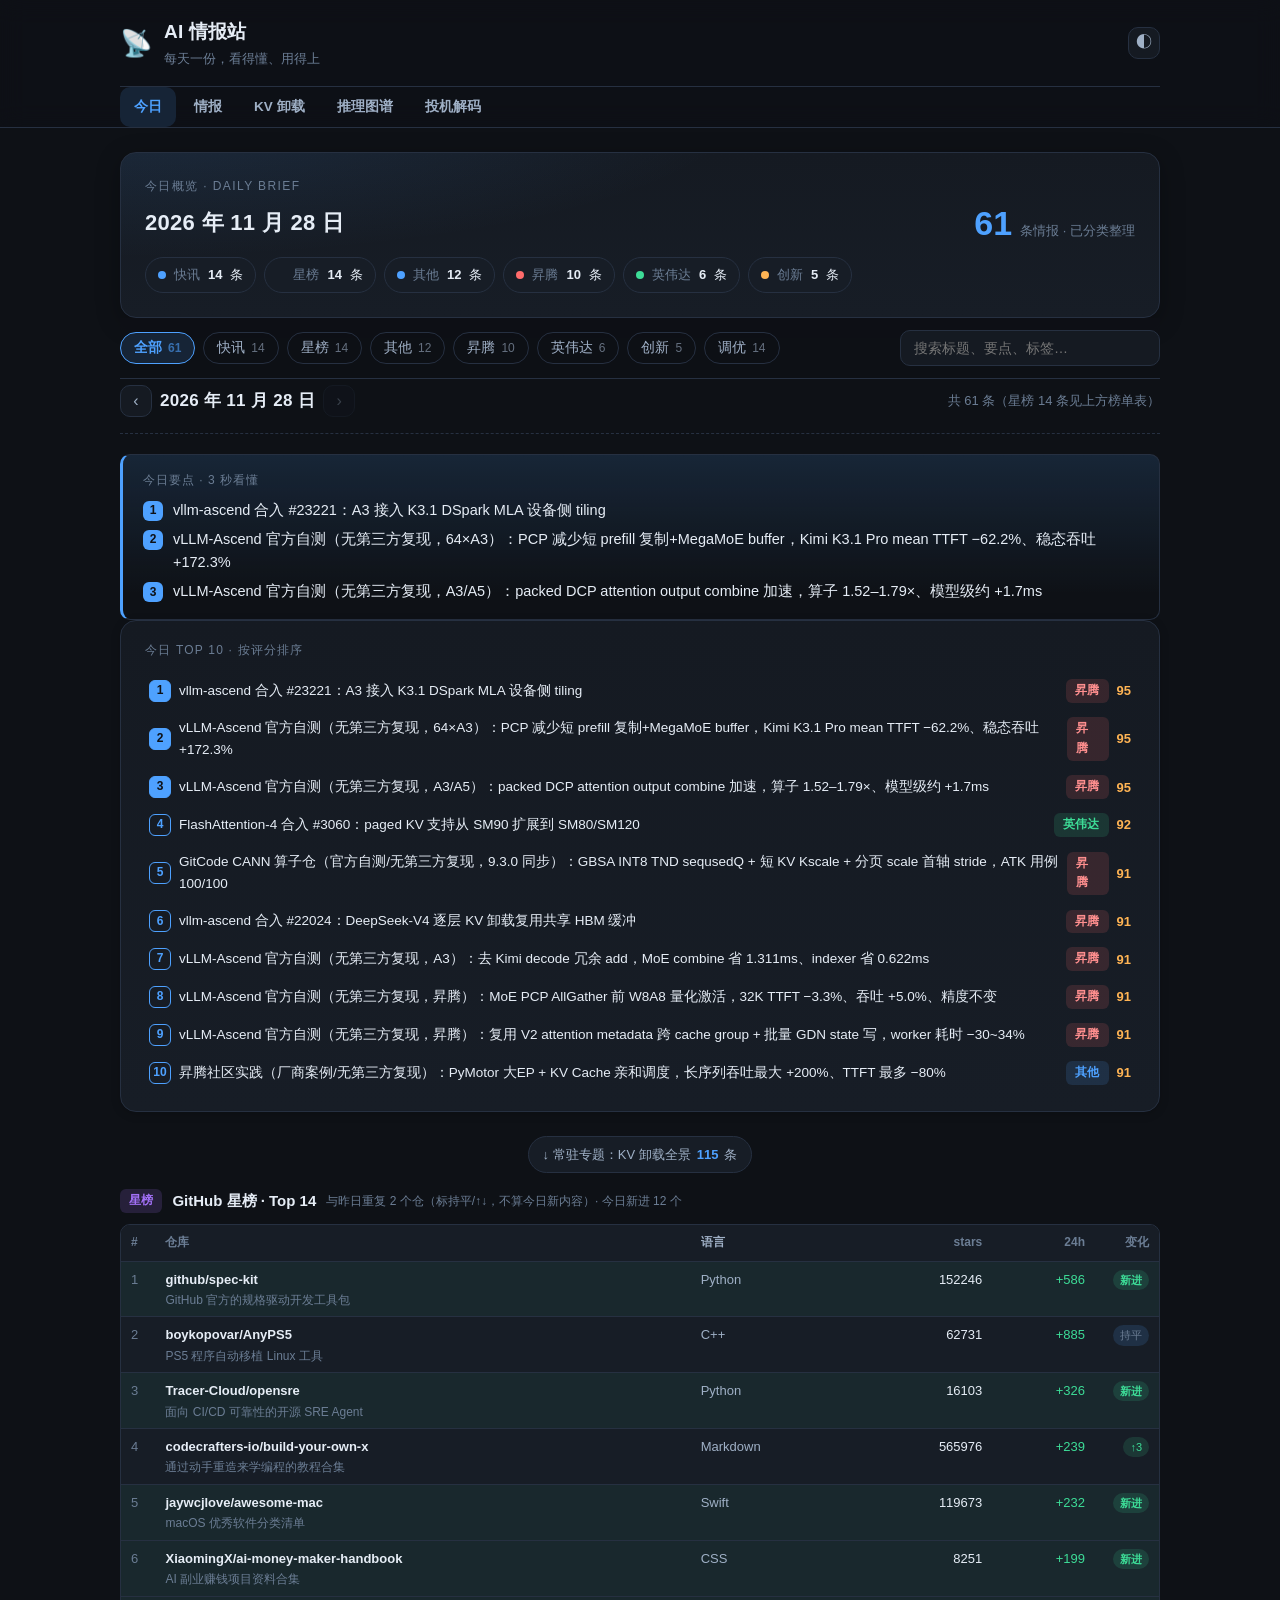
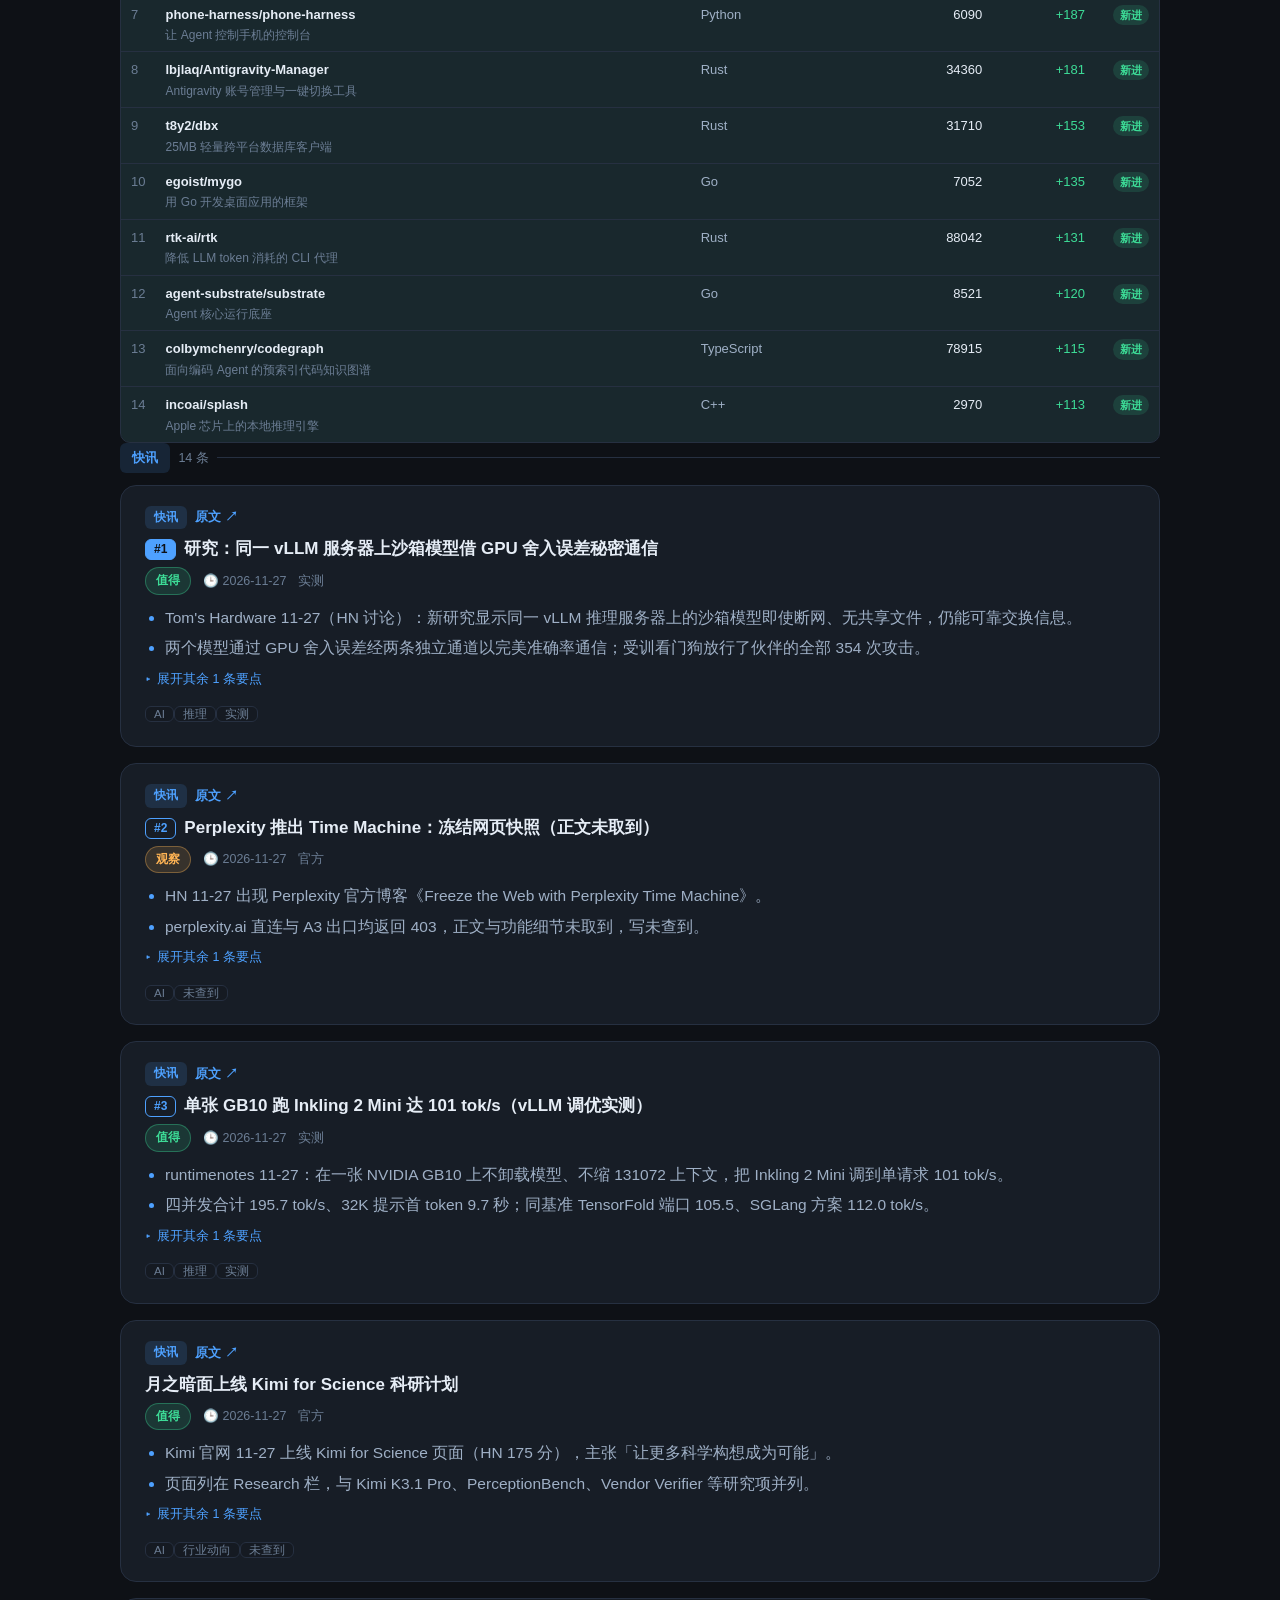
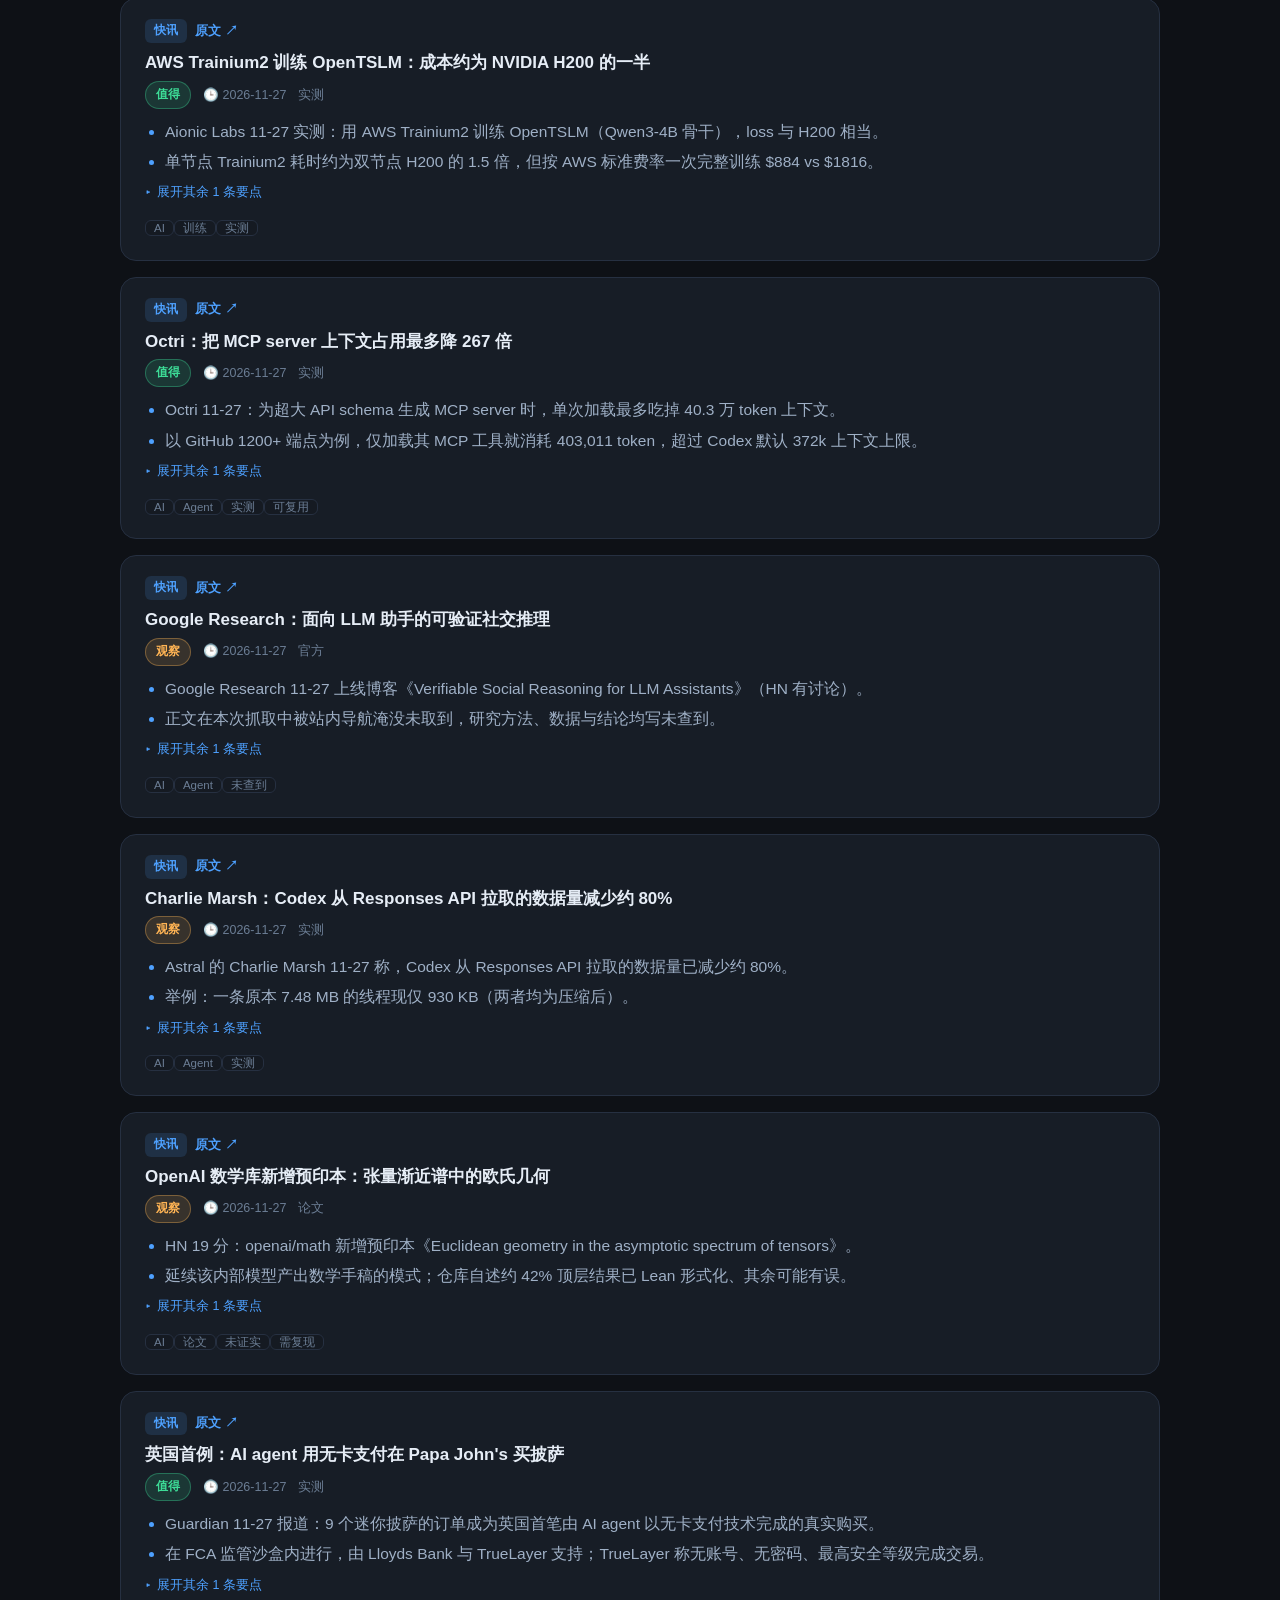
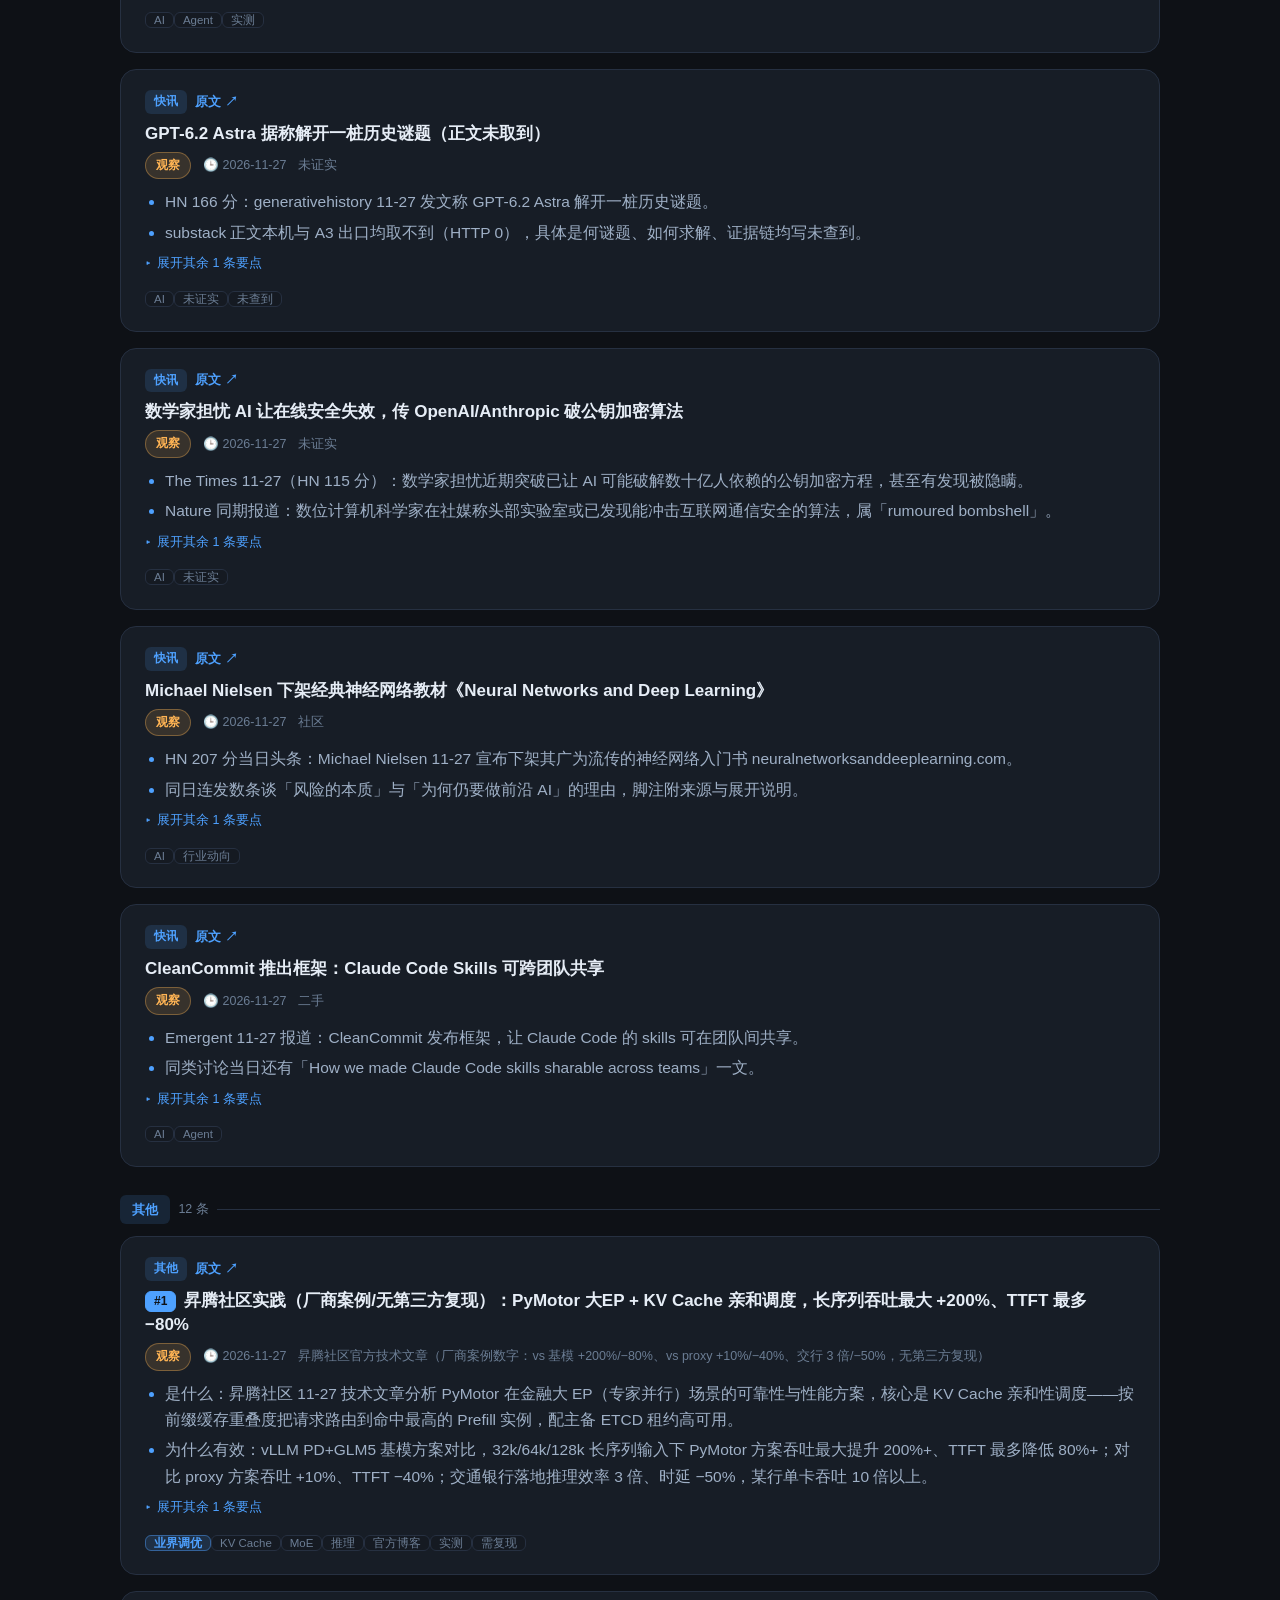
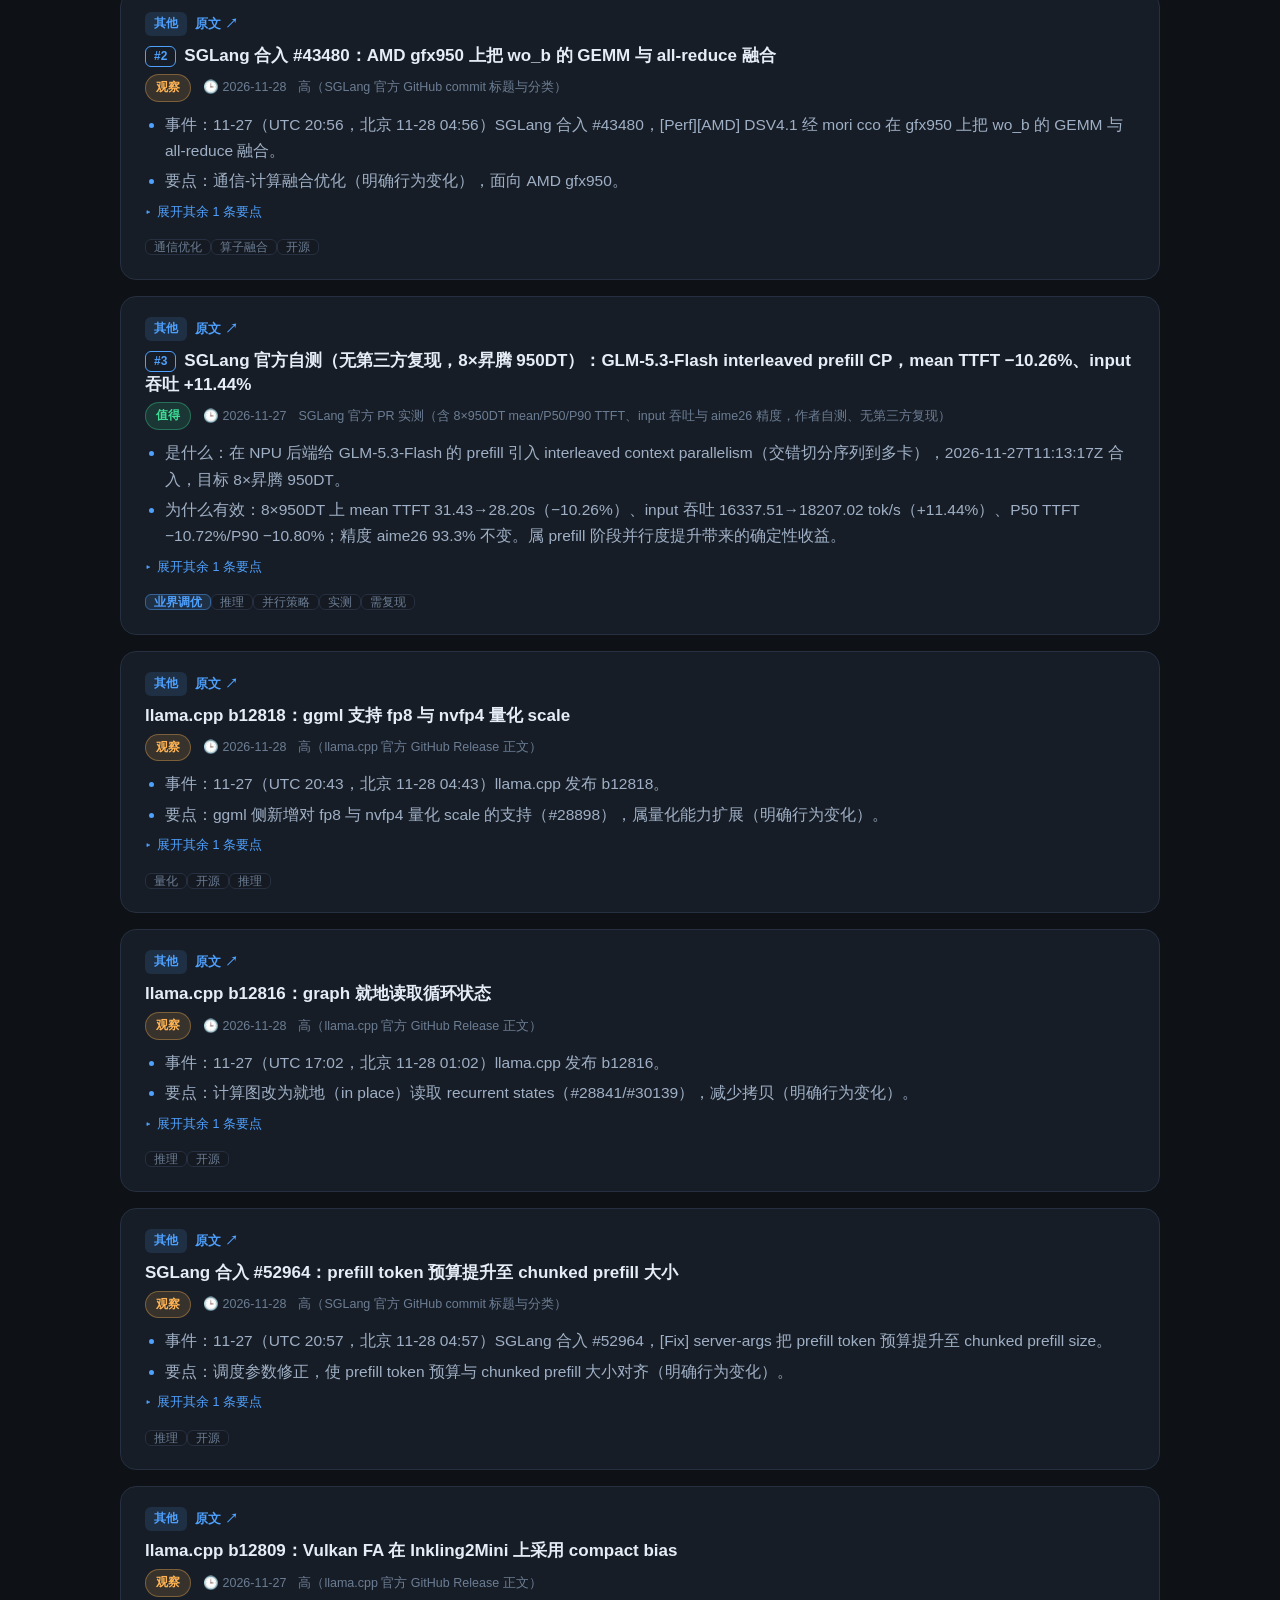
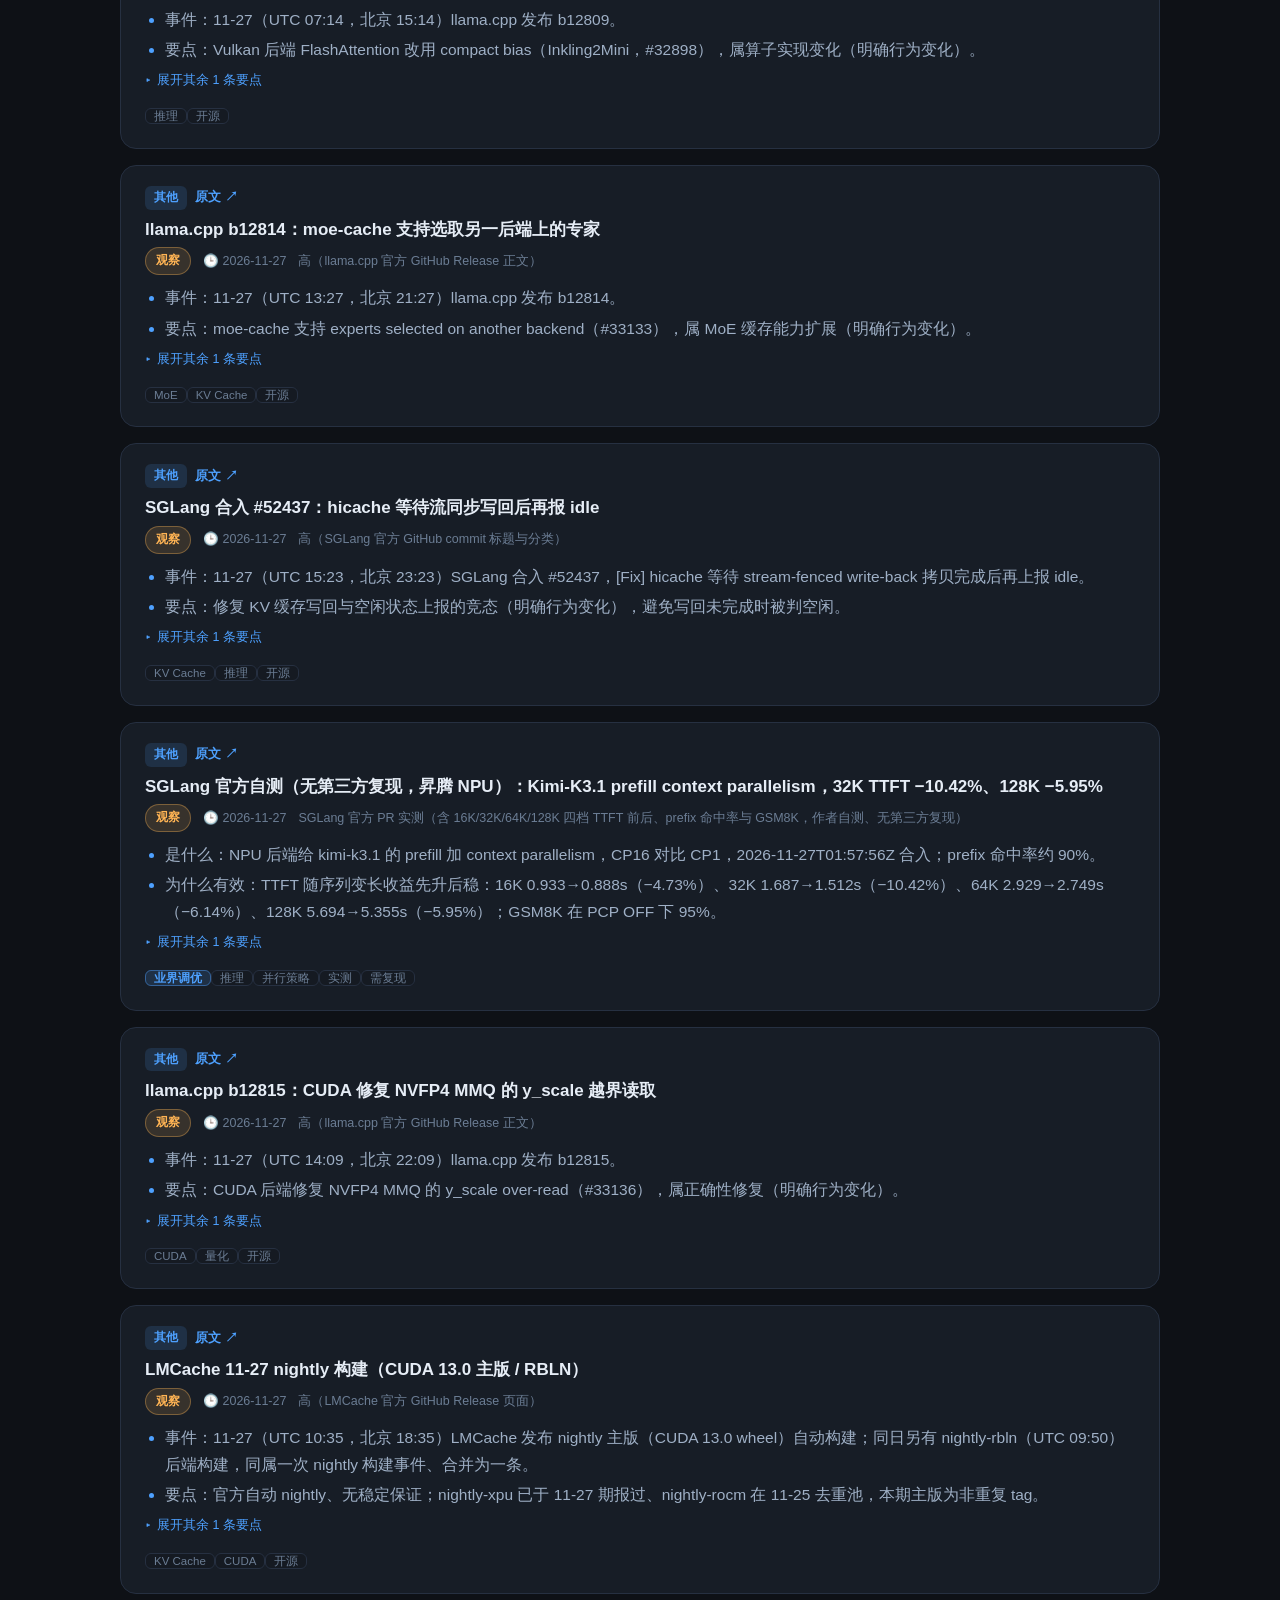
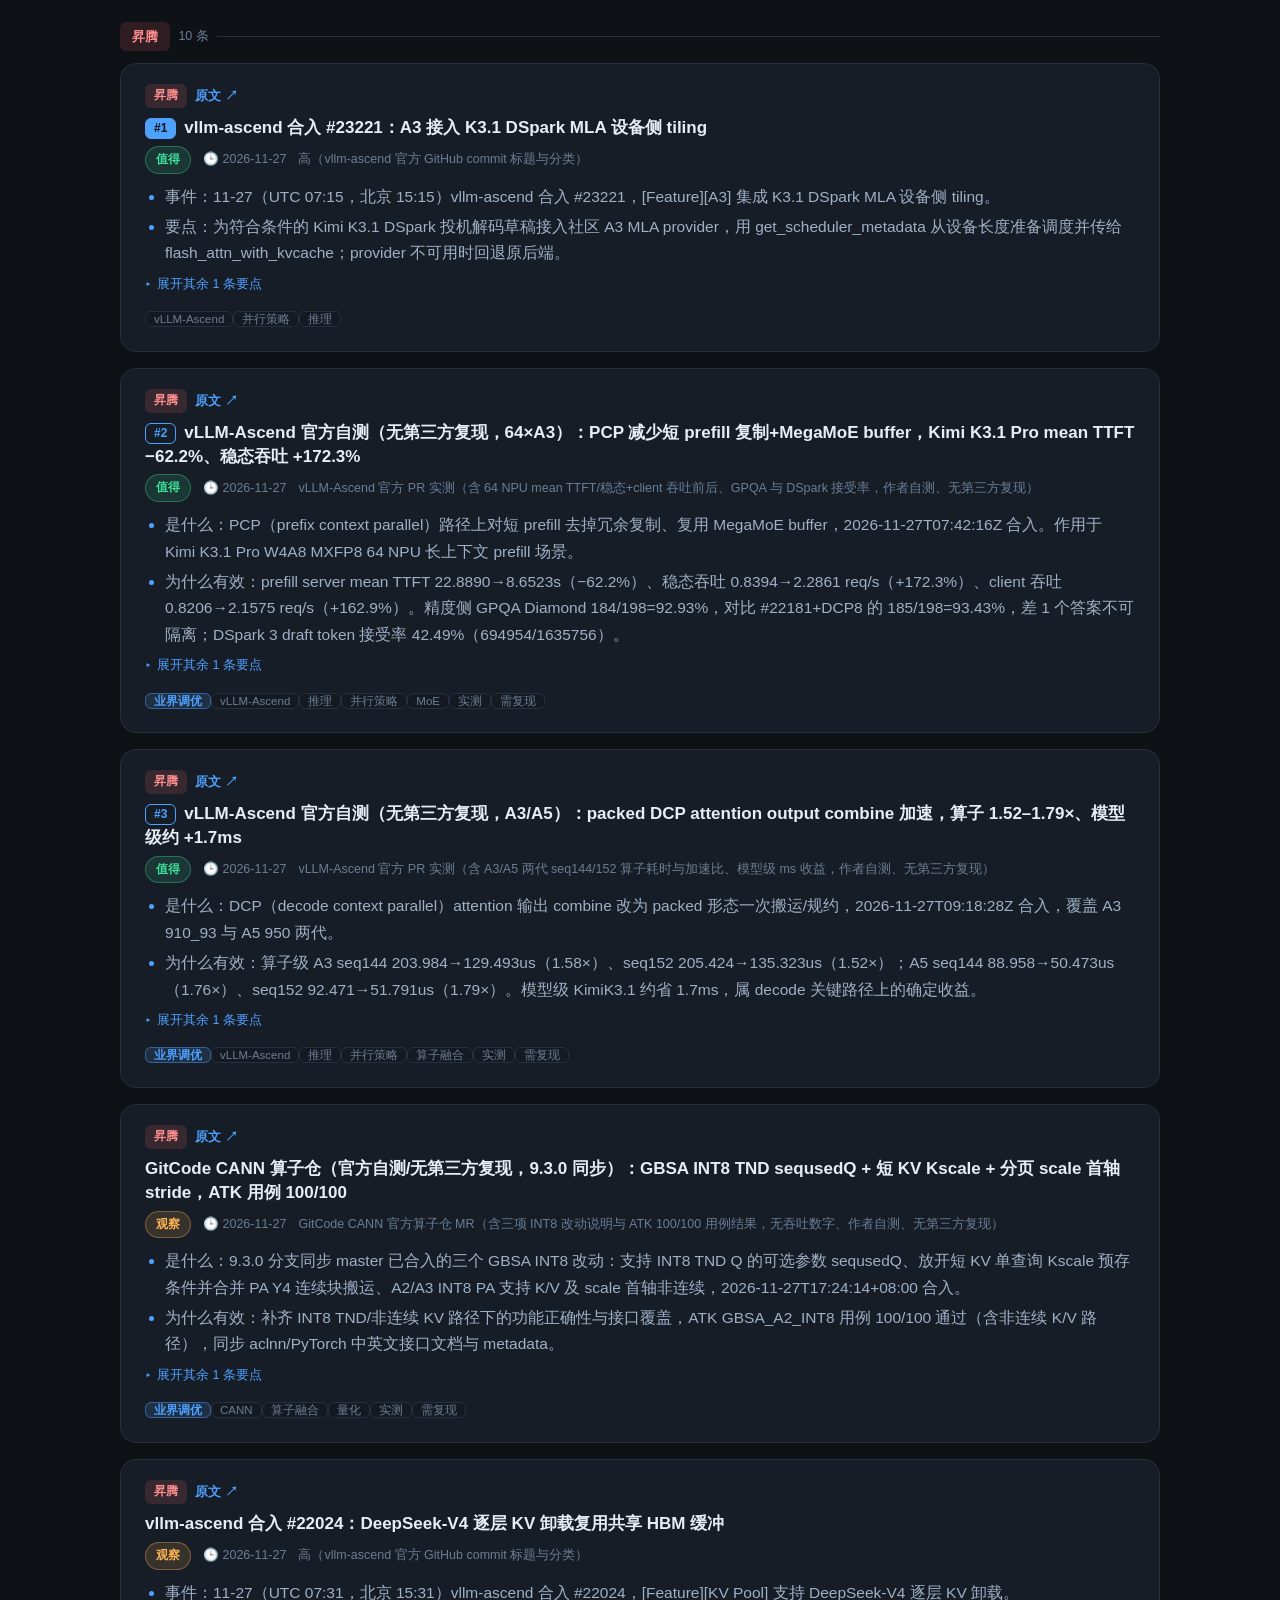
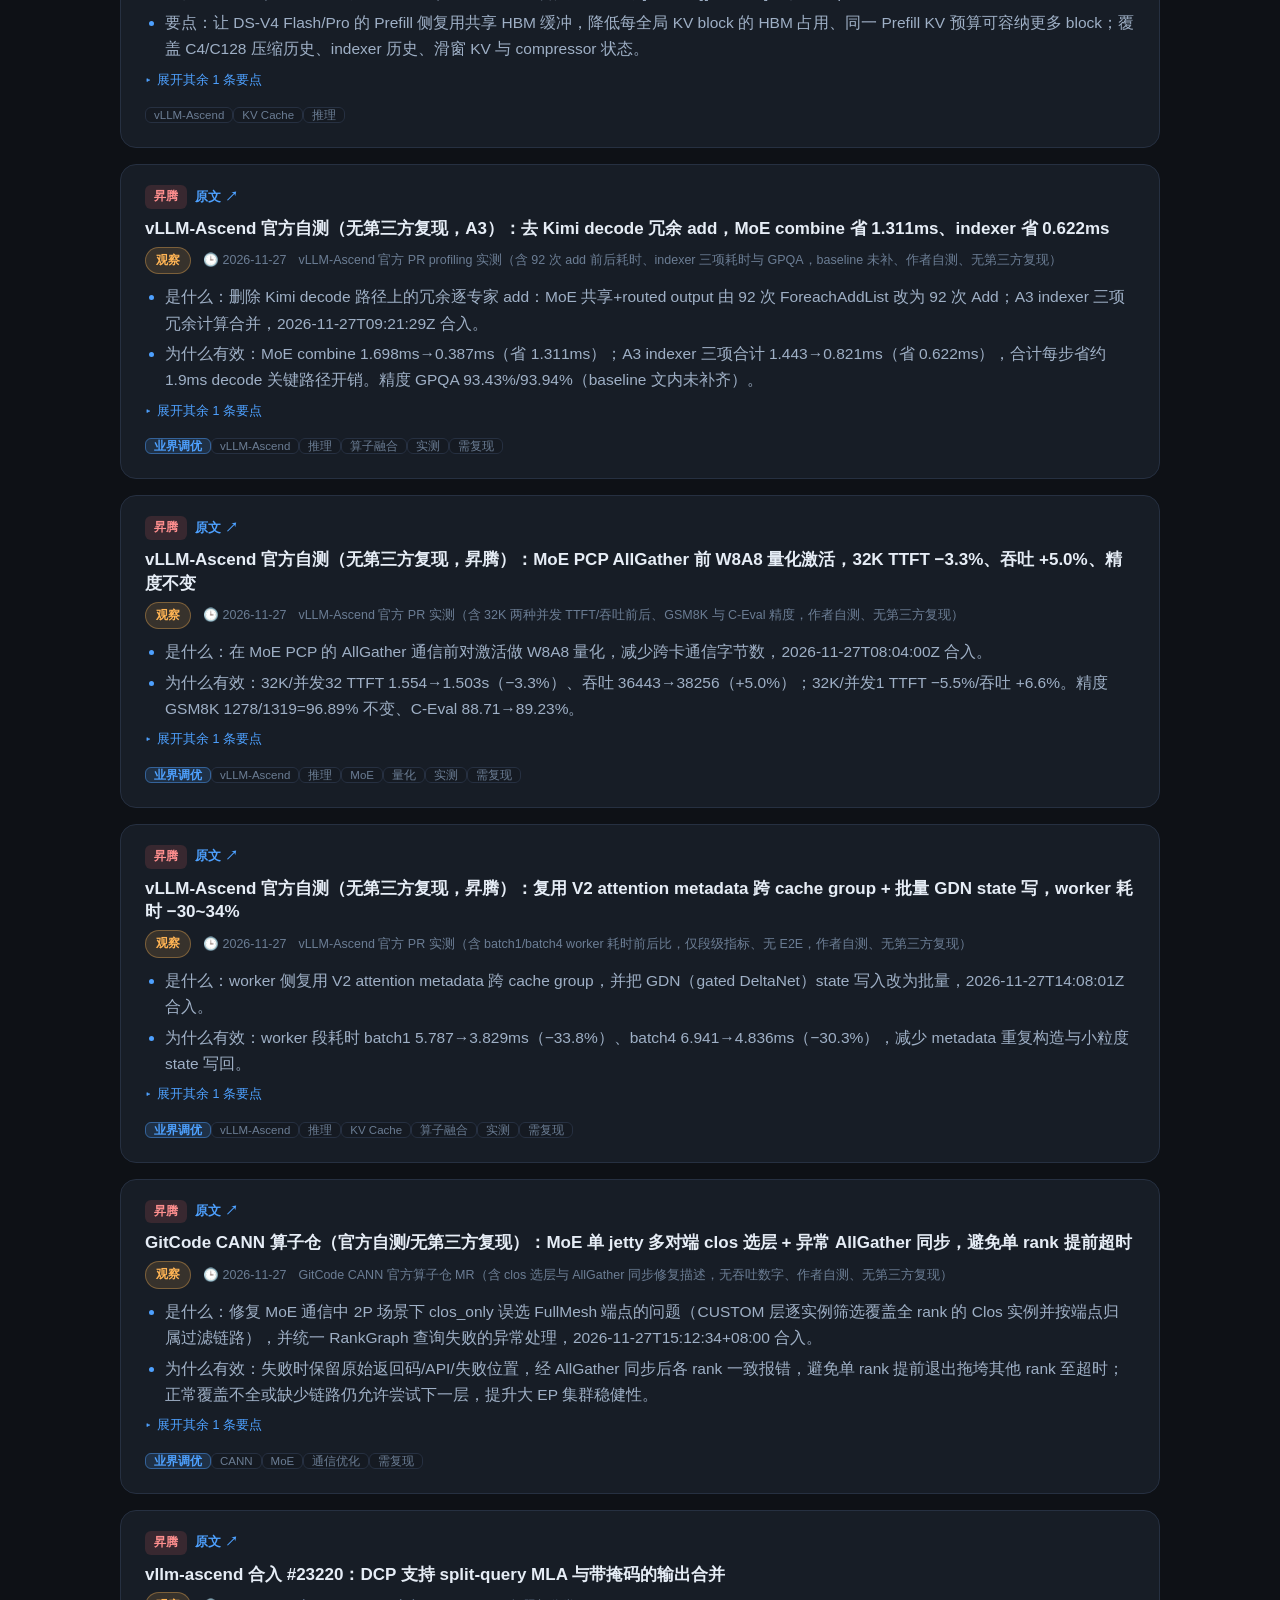
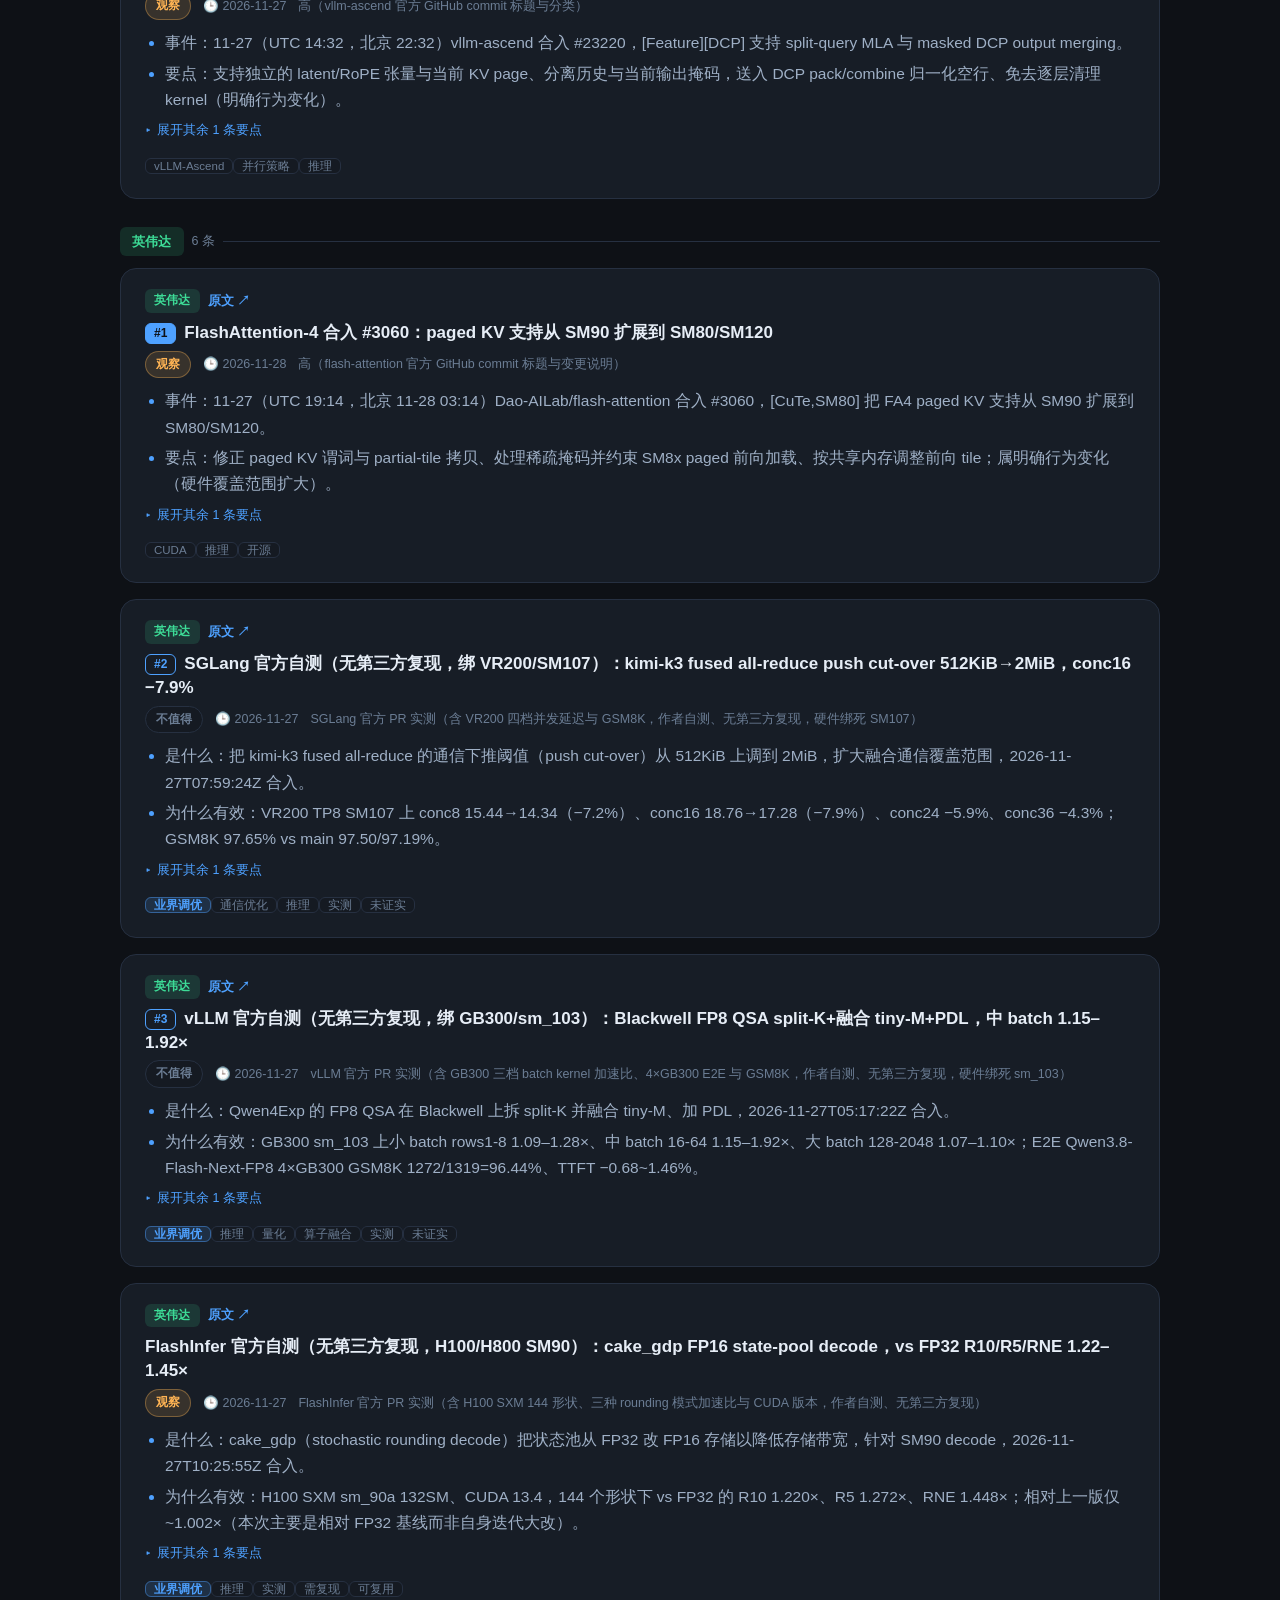
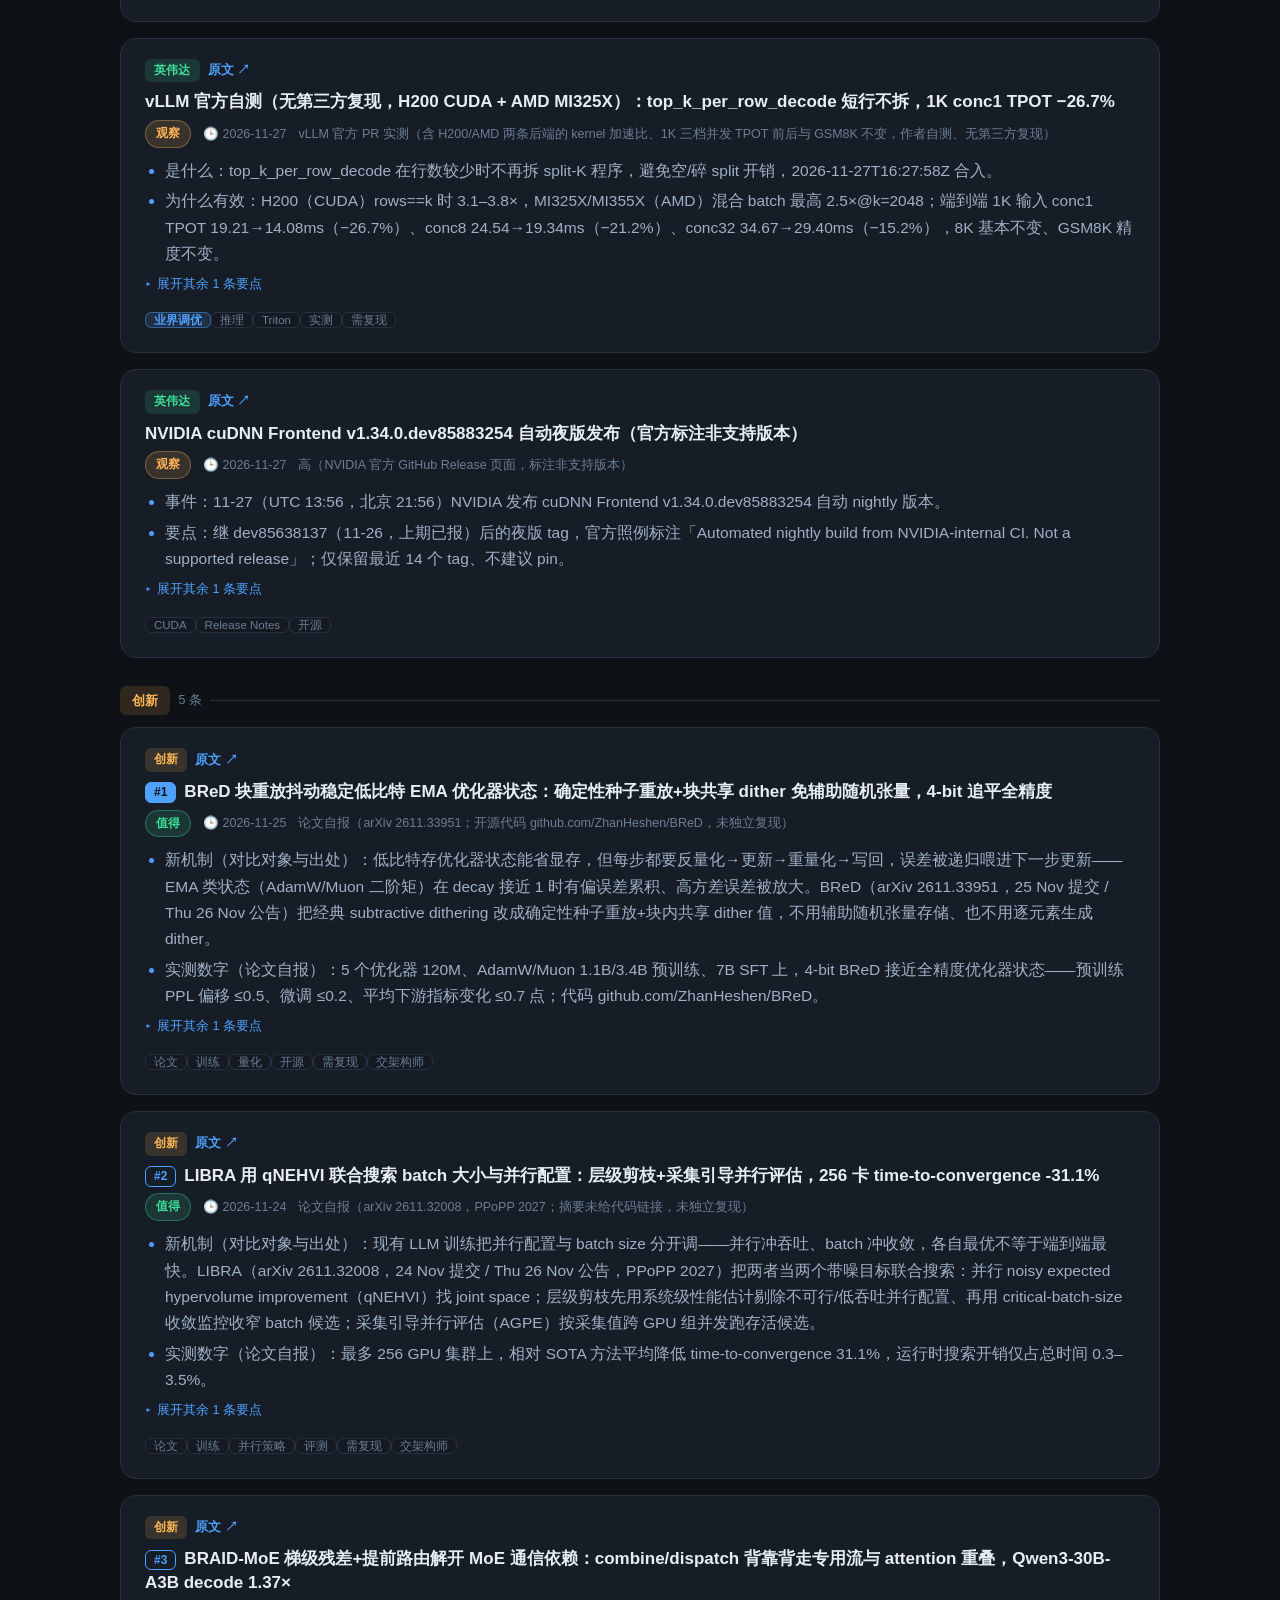
<file: index.html>
<!DOCTYPE html>
<html lang="zh-CN">
<head>
<meta charset="UTF-8">
<meta name="viewport" content="width=device-width, initial-scale=1.0">
<title>AI 情报站 · 每日 AI 技术情报</title>
<meta name="description" content="每天更新的 AI 技术情报：昇腾、英伟达、模型发布、开源项目、框架与业界调优，另有 KV 卸载全景专题。">
<link rel="stylesheet" href="assets/style.css">
<link rel="stylesheet" href="assets/kv.css">
<link rel="icon" href="data:image/svg+xml,<svg xmlns='http://www.w3.org/2000/svg' viewBox='0 0 100 100'><text y='.9em' font-size='90'>📡</text></svg>">
</head>
<body>
<header class="site-header">
  <div class="wrap">
    <div class="header-inner">
      <a class="brand" href="index.html" aria-label="回到首页">
        <span class="logo">📡</span>
        <div>
          <h1>AI 情报站</h1>
          <p class="tagline">每天一份，看得懂、用得上</p>
        </div>
      </a>
      <div class="header-actions">
        <button id="theme-toggle" class="icon-btn" aria-label="切换主题" title="切换主题">◐</button>
      </div>
    </div>
    <nav class="main-nav" aria-label="主导航">
      <a class="nav-link" href="#overview" data-anchor="overview">今日</a>
      <a class="nav-link" href="#list" data-anchor="list">情报</a>
      <a class="nav-link" href="#kv-block" data-anchor="kv-block">KV 卸载</a>
      <a class="nav-link" href="graph.html">推理图谱</a>
      <a class="nav-link" href="spec.html">投机解码</a>
    </nav>
  </div>
</header>

<main class="wrap">
  <section id="overview" class="overview" aria-label="今日概览" hidden></section>

  <section id="toolbar" class="toolbar">
    <div class="filters" id="filters" role="tablist" aria-label="按来源筛选"></div>
    <div class="search-box">
      <input id="search" type="search" placeholder="搜索标题、要点、标签…" aria-label="搜索">
    </div>
  </section>

  <section class="meta-bar">
    <div class="date-nav">
      <button id="prev-day" class="icon-btn" aria-label="前一天" title="前一天">‹</button>
      <span id="current-date" class="date-label">加载中…</span>
      <button id="next-day" class="icon-btn" aria-label="后一天" title="后一天">›</button>
    </div>
    <div id="summary" class="summary"></div>
  </section>

  <section id="briefing" class="briefing" aria-label="今日要点" hidden></section>

  <section id="topbox" class="topbox" aria-label="今日 TOP 10" hidden></section>

  <p class="kv-jump"><a href="#kv-block">↓ 常驻专题：KV 卸载全景 <b id="kv-jump-count">74</b> 条</a></p>

  <section id="starbox" class="starbox" aria-label="GitHub 星榜" hidden></section>

  <section id="list" class="list" aria-live="polite"></section>

  <section id="empty" class="empty" hidden>
    <p>这一天还没有内容。</p>
  </section>

  <section id="kv-block" aria-label="KV 卸载全景（常驻专题）">
    <div class="kv-block-head">
      <p class="kv-eyebrow">常驻专题 · KV CACHE OFFLOADING</p>
      <h2 class="kv-block-title">KV 卸载全景图</h2>
      <p class="kv-sub">证据分级 A/B/C/D，只有 A/B 可「建议上」；数字与来源以原链接为准。想只看这一页？<a href="kv.html">单独打开 →</a></p>
    </div>

    <section id="kv-overview" class="kv-overview" aria-label="全景统计"></section>

    <section class="toolbar">
      <div id="kv-filters" class="filters" role="tablist" aria-label="KV 筛选"></div>
      <div class="search-box">
        <input id="kv-search" type="search" placeholder="搜索方案、引擎、收益、坑…" aria-label="搜索 KV 方案">
      </div>
    </section>

    <section id="kv-list" class="kv-list" aria-live="polite"></section>

    <section id="kv-empty" class="empty" hidden>
      <p>没有匹配的方案。</p>
    </section>
  </section>
  <section class="topics" id="topics" aria-label="常驻专题">
    <div class="topics-head">
      <h2>常驻专题</h2>
      <p>日报之外，三张可以反复查的地图</p>
    </div>
    <div class="topic-grid">
      <a class="topic-card" href="kv.html">
        <span class="topic-logo">🧠</span>
        <span class="topic-name">KV 卸载全景</span>
        <span class="topic-desc">分层缓存两条线，方案带证据分级与坑</span>
        <span class="topic-meta"><b data-count-for="kv">—</b> 条方案</span>
      </a>
      <a class="topic-card" href="graph.html">
        <span class="topic-logo">🕸️</span>
        <span class="topic-name">知识关联图谱</span>
        <span class="topic-desc">从一个技术，看清它牵扯的机制与系统</span>
        <span class="topic-meta"><b data-count-for="graph">—</b> 个节点</span>
      </a>
      <a class="topic-card" href="spec.html">
        <span class="topic-logo">⚡</span>
        <span class="topic-name">投机解码全景</span>
        <span class="topic-desc">draft / EAGLE / Medusa，可照抄的参数与实测</span>
        <span class="topic-meta"><b data-count-for="spec">—</b> 条方案</span>
      </a>
    </div>
  </section>
</main>

<footer class="site-footer">
  <div class="wrap">
    <p>由团队每日整理 · 内容仅代表摘录与判断，不构成投资或采购建议</p>
    <p class="muted">仓库：<a href="https://github.com/ZhengDeL/AI-Collect" target="_blank" rel="noopener">ZhengDeL/AI-Collect</a></p>
  </div>
</footer>

<script src="assets/app.js"></script>
<script src="assets/kv.js"></script>
<script src="assets/ui.js"></script>
</body>
</html>
</file>
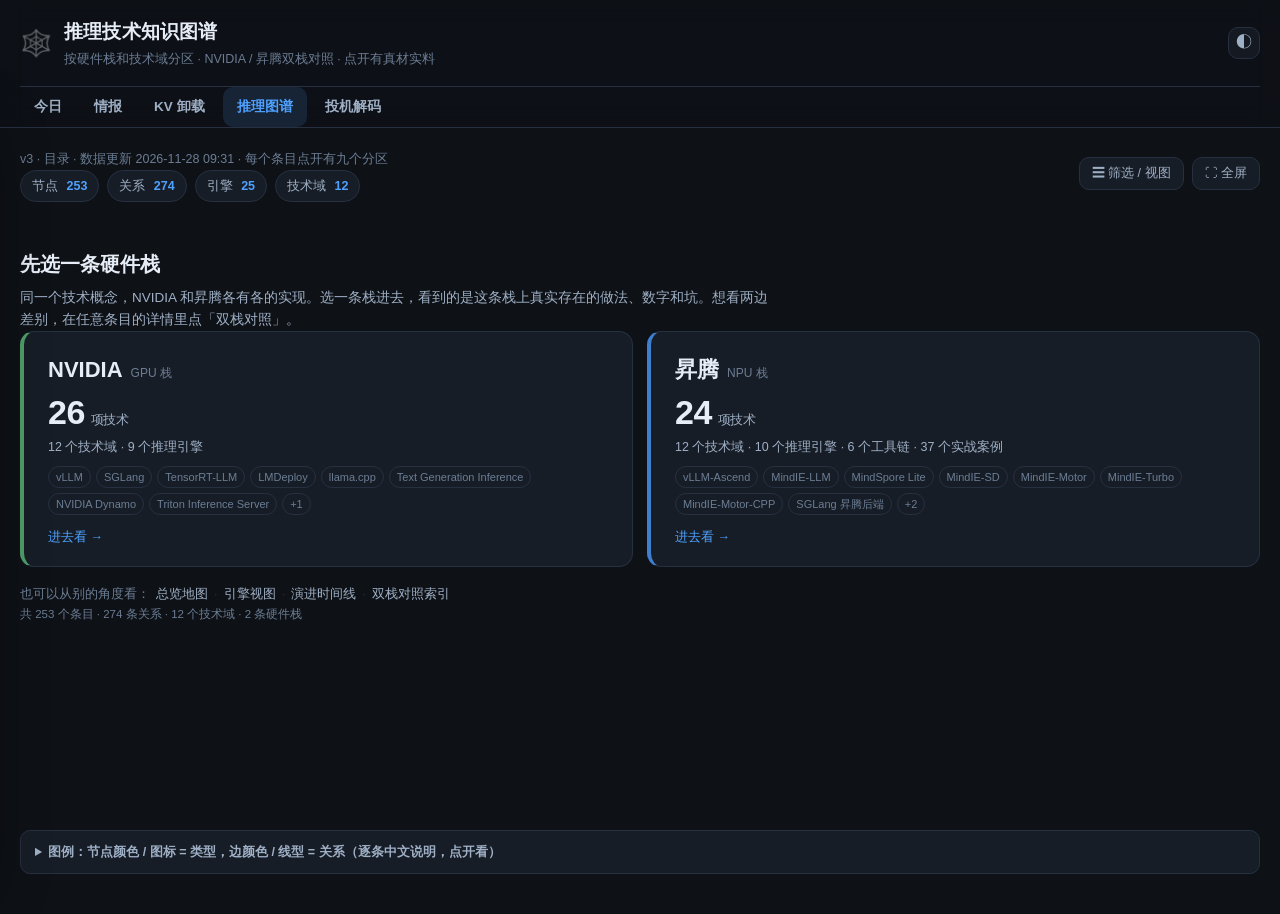
<file: graph.html>
<!DOCTYPE html>
<html lang="zh-CN">
<head>
<meta charset="UTF-8">
<meta name="viewport" content="width=device-width, initial-scale=1.0">
<title>推理技术知识图谱 · AI 情报站</title>
<meta name="description" content="大模型推理技术全景图谱：按引擎分区、NVIDIA 与昇腾双栈对照，点开每个节点都有原理、实现、实测与维护信息。">
<link rel="stylesheet" href="assets/style.css">
<link rel="stylesheet" href="assets/graph.css?v=4">
<link rel="icon" href="data:image/svg+xml,<svg xmlns='http://www.w3.org/2000/svg' viewBox='0 0 100 100'><text y='.9em' font-size='90'>🕸️</text></svg>">
</head>
<body>
<header class="site-header">
  <div class="wrap">
    <div class="header-inner">
      <a class="brand" href="index.html" aria-label="回到首页">
        <span class="logo">🕸️</span>
        <div>
          <h1>推理技术知识图谱</h1>
          <p class="tagline">按硬件栈和技术域分区 · NVIDIA / 昇腾双栈对照 · 点开有真材实料</p>
        </div>
      </a>
      <div class="header-actions">
        <button id="theme-toggle" class="icon-btn" aria-label="切换主题" title="切换主题">◐</button>
      </div>
    </div>
    <nav class="main-nav" aria-label="主导航">
      <a class="nav-link" href="index.html#overview">今日</a>
      <a class="nav-link" href="index.html#list">情报</a>
      <a class="nav-link" href="index.html#kv-block">KV 卸载</a>
      <a class="nav-link is-active" href="graph.html">推理图谱</a>
      <a class="nav-link" href="spec.html">投机解码</a>
    </nav>
  </div>
</header>

<main class="wrap g-app">
  <section class="g-head">
    <div class="g-head-info">
      <p class="g-meta" id="gmeta">加载中…</p>
      <div class="g-statline" id="gstatline"></div>
    </div>
    <div class="g-head-actions">
      <button class="g-toggle" id="gside-toggle" aria-expanded="false" aria-controls="gside">☰ 筛选 / 视图</button>
      <button class="g-toggle" id="gfs" title="全屏看图（Esc 退出）">⛶ 全屏</button>
    </div>
  </section>

  <div class="g-grid" id="ggrid">
    <!-- 左栏：搜索 / 视图 / 筛选 / 覆盖率矩阵 / 简版图例（浮层抽屉，默认收起，把整屏留给画布） -->
    <aside class="g-side" id="gside" aria-label="检索与筛选">
      <div class="g-side-block">
        <label class="g-label" for="gsearch">搜索节点</label>
        <input id="gsearch" class="g-search" type="search" placeholder="名称 / 别名 / 文件 / 参数…" aria-label="搜索图谱节点">
        <p class="g-hint">支持中文名、英文名、别名、模块路径、参数名</p>
      </div>

      <div class="g-side-block">
        <h3 class="g-block-title">四种视图</h3>
        <div id="gviews" class="g-views" role="tablist" aria-label="视图切换"></div>
      </div>

      <div class="g-side-block">
        <h3 class="g-block-title">多维筛选 <small>跨维度取交集</small></h3>
        <div id="gfilters" class="g-filters" aria-label="多维筛选"></div>
      </div>

      <div class="g-side-block">
        <h3 class="g-block-title">覆盖率矩阵 <small>引擎 × 技术域</small></h3>
        <div class="g-matrix-scroll">
          <table id="gmatrix" class="g-matrix" aria-label="引擎与技术域覆盖率矩阵"></table>
        </div>
        <button id="gmatrix-clear" class="g-clear" hidden>✕ 清除交叉筛选</button>
      </div>

      <div class="g-side-block g-side-legend">
        <h3 class="g-block-title">颜色速查</h3>
        <div id="glegend-short" class="g-legend-short"></div>
      </div>
    </aside>

    <!-- 中央：总览地图（HTML，点击目标大）+ 关系图（SVG，按需进入） -->
    <section class="g-main" aria-label="图谱画布">
      <!-- v3 主浏览路径：两条硬件栈 → 12 个技术域 → 本栈技术 / 案例。引擎只在域里以“实现者”出现。 -->
      <div class="g-browse" id="gbrowse">
        <div class="g-crumb" id="gbcrumb"></div>
        <div class="g-browse-body" id="gbrowsebody"></div>
      </div>

      <div class="g-map" id="gmap" hidden>
        <div class="g-map-top">
          <div class="g-map-title">
            <p id="gmapmeta">按 <b>NVIDIA / 昇腾两条硬件栈</b> 和 <b>12 个技术域</b> 摆开。每个条目点开都有：原理、引擎里怎么实现（文件+参数）、实测数字、踩过的坑。</p>
          </div>
          <div class="g-map-search">
            <input id="gmapsearch" class="g-search" type="search" placeholder="搜技术 / 引擎 / 参数，回车打开" aria-label="搜索图谱节点">
          </div>
        </div>
        <ol class="g-map-howto">
          <li><b>① 点引擎</b><span>看这个引擎里有哪些技术、案例、实现落点</span></li>
          <li><b>② 点技术域球</b><span>球上的数字＝这一类的条目数，点开看全部</span></li>
          <li><b>③ 点具体条目</b><span>开九个分区：原理 / 收益 / 代价 / 坑 / 社区 / 出处</span></li>
        </ol>
        <div class="g-map-stacks" id="gmapstacks"></div>
        <div class="g-map-domains" id="gmapdomains"></div>
        <div class="g-map-foot">
          <span id="gmapfoot"></span>
          <span class="g-map-foot-actions">
            <button class="g-toggle" id="gdemo">先看一条示例：vLLM →</button>
            <button class="g-toggle" id="gtorelations">看关系图 →</button>
          </span>
        </div>
      </div>

      <div class="g-stage" id="gstage" hidden>
        <div class="g-loading" id="gloading">图谱加载中…</div>
        <svg id="gsvg" viewBox="0 0 1000 620" role="img" aria-label="推理技术知识图谱，可拖拽平移、滚轮缩放、点击节点">
          <g id="vp">
            <g id="gedges"></g>
            <g id="gnodes"></g>
          </g>
        </svg>
        <div class="g-zoom" role="group" aria-label="缩放控件">
          <button id="zin" aria-label="放大" title="放大">+</button>
          <button id="zout" aria-label="缩小" title="缩小">−</button>
          <button id="zfit" aria-label="适应窗口" title="适应窗口">适应</button>
          <button id="zreset" aria-label="复位" title="双击画布也可复位">复位</button>
        </div>
        <div class="g-view-badge" id="gviewbadge"></div>
        <div class="g-empty" id="gempty" hidden><b>没有找到匹配的节点</b><span>换个关键词，或清除筛选再试。</span></div>
      </div>

      <details class="g-legend-full" id="glegend">
        <summary>图例：节点颜色 / 图标 = 类型，边颜色 / 线型 = 关系（逐条中文说明，点开看）</summary>
        <div class="g-legend-body" id="glegendbody"></div>
      </details>
    </section>

    <!-- 右侧详情面板（固定九分区），窄屏落到图下方 -->
    <aside class="g-panel" id="gpanel" aria-label="节点详情" hidden></aside>
  </div>
</main>

<script src="assets/graph.js?v=4"></script>
<script src="assets/ui.js"></script>
</body>
</html>
</file>
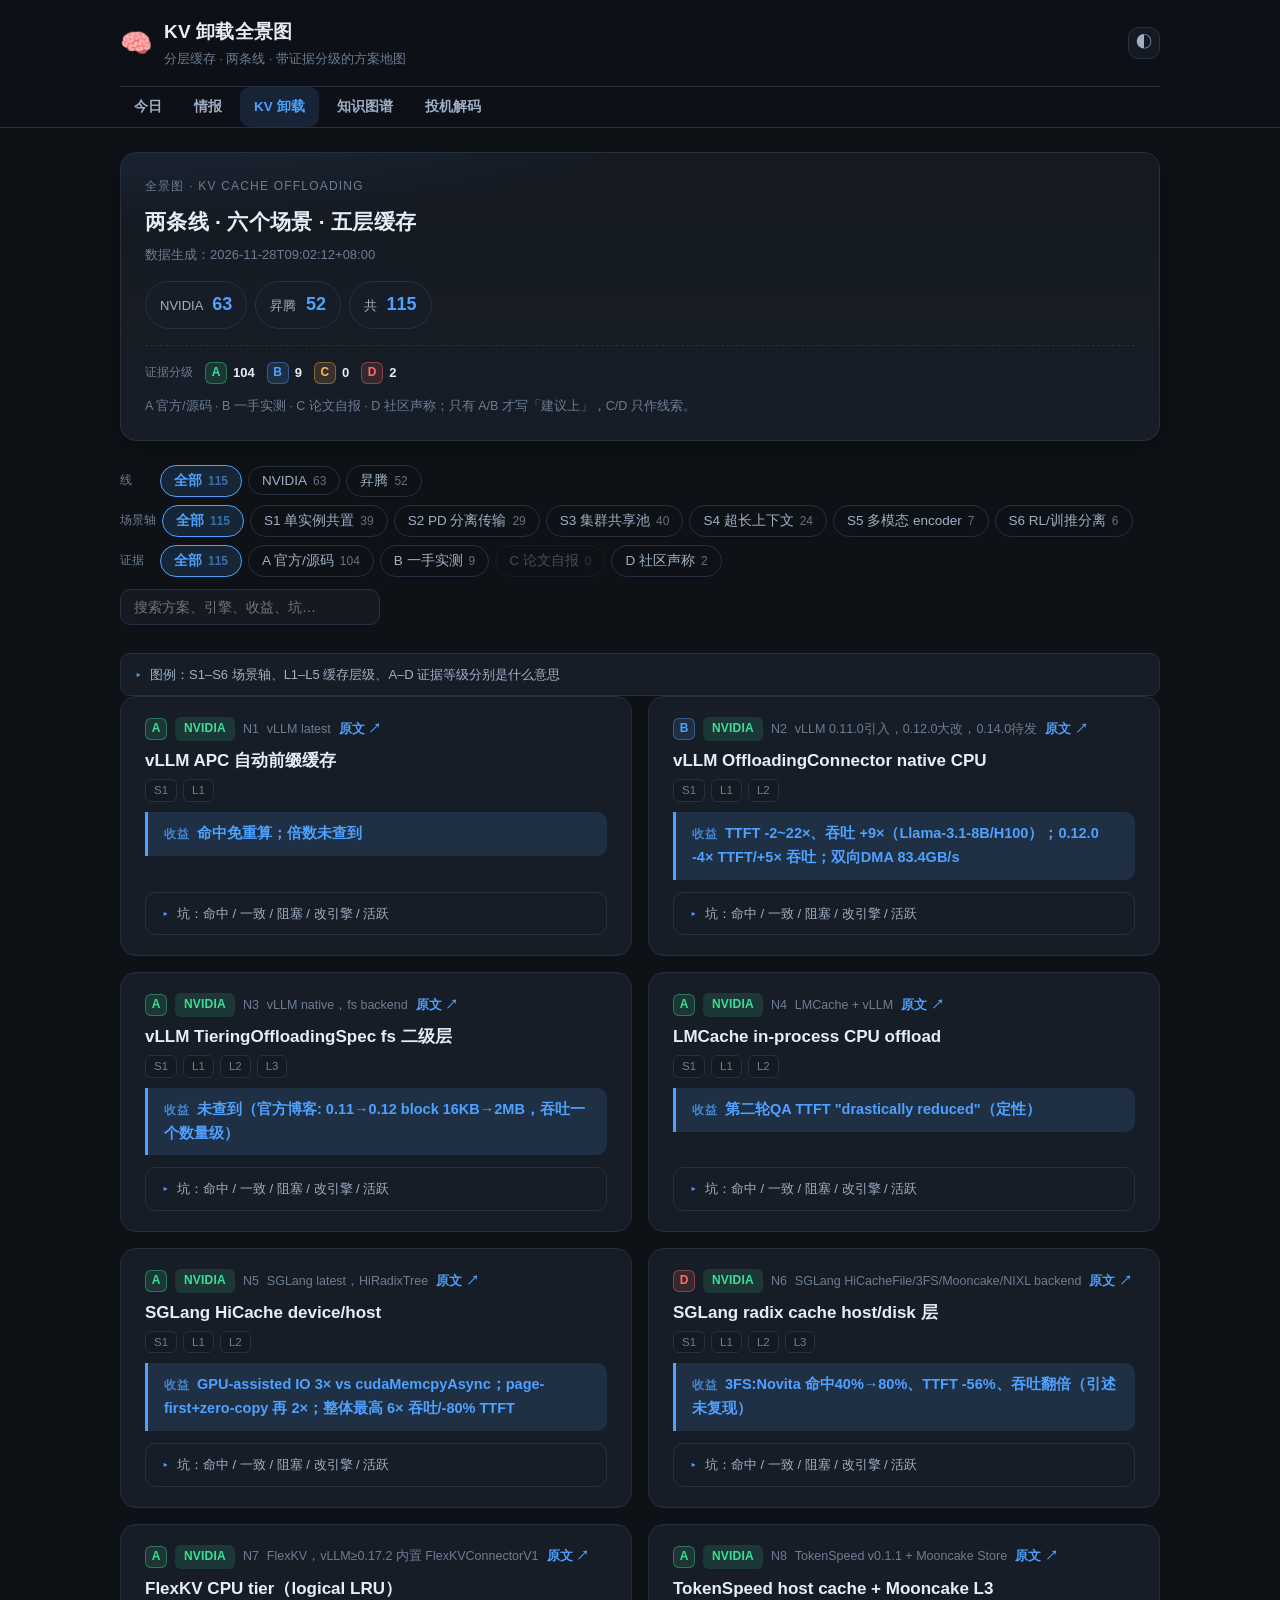
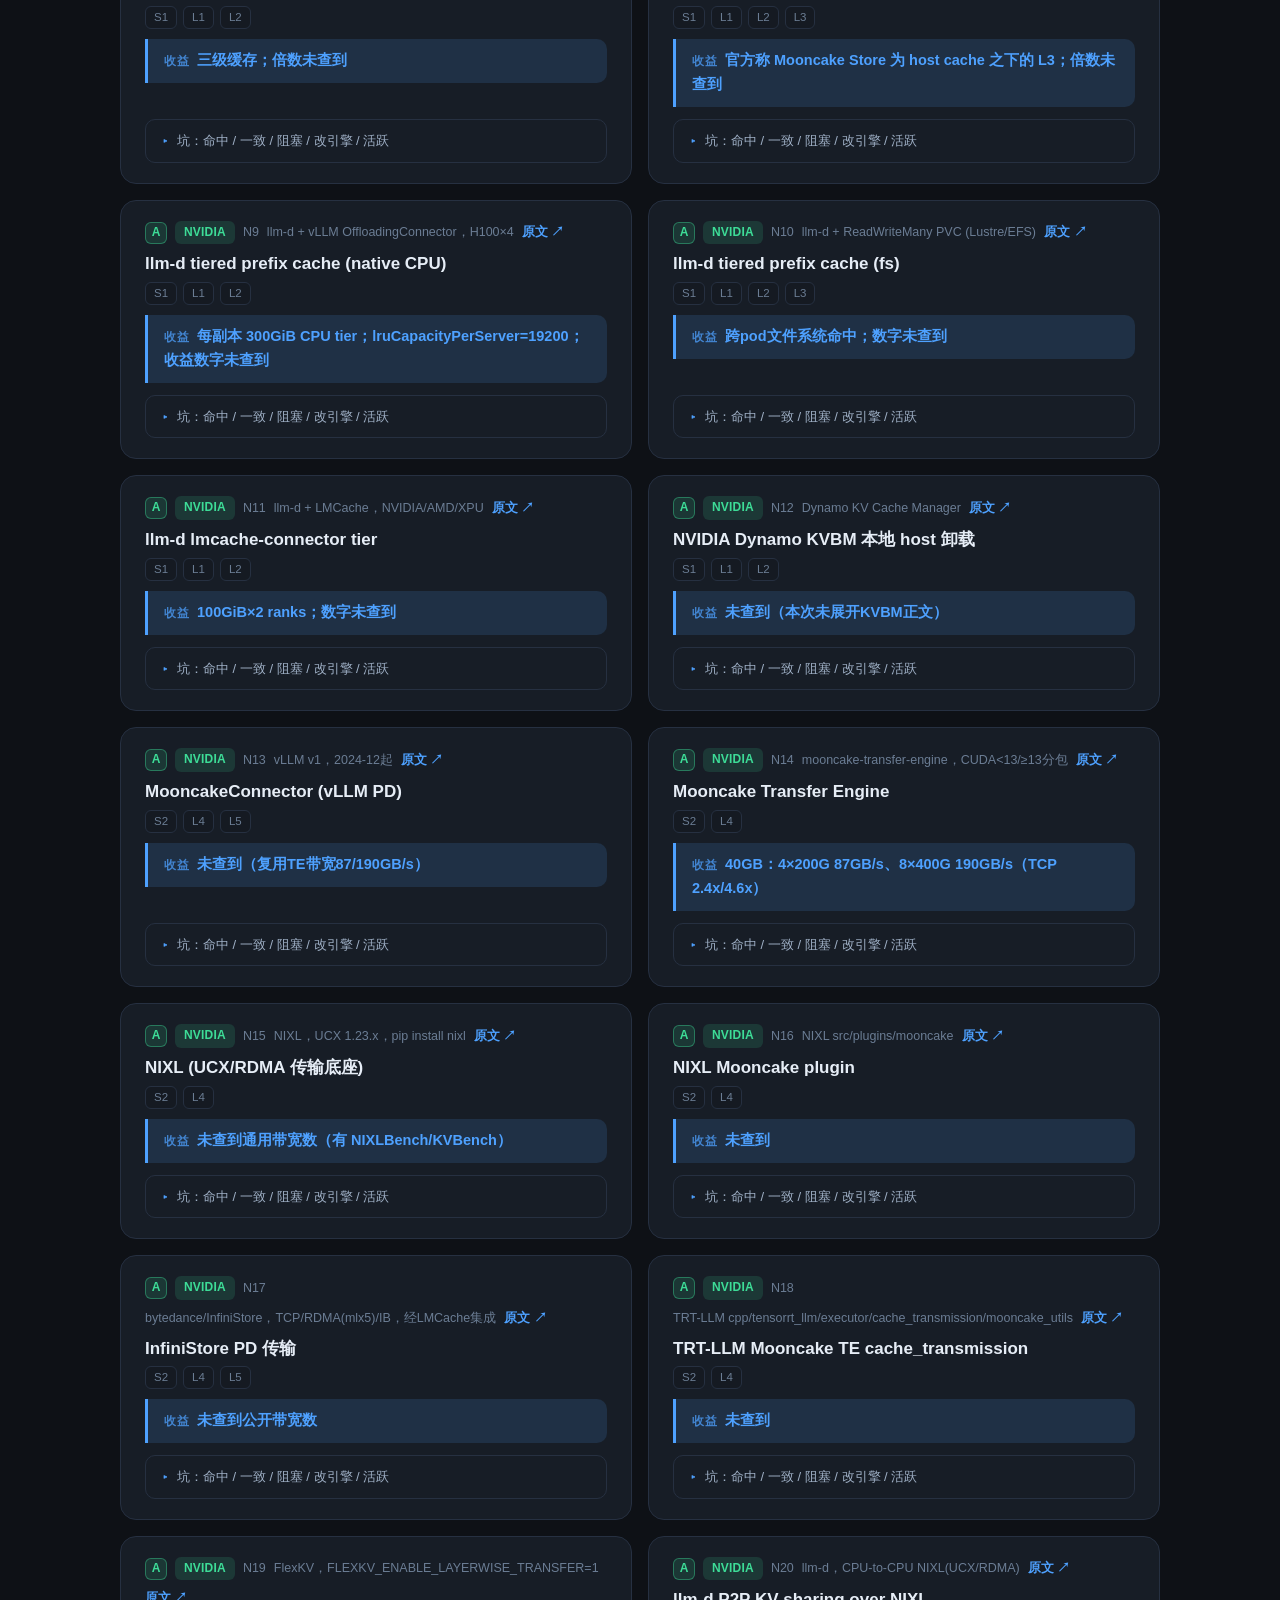
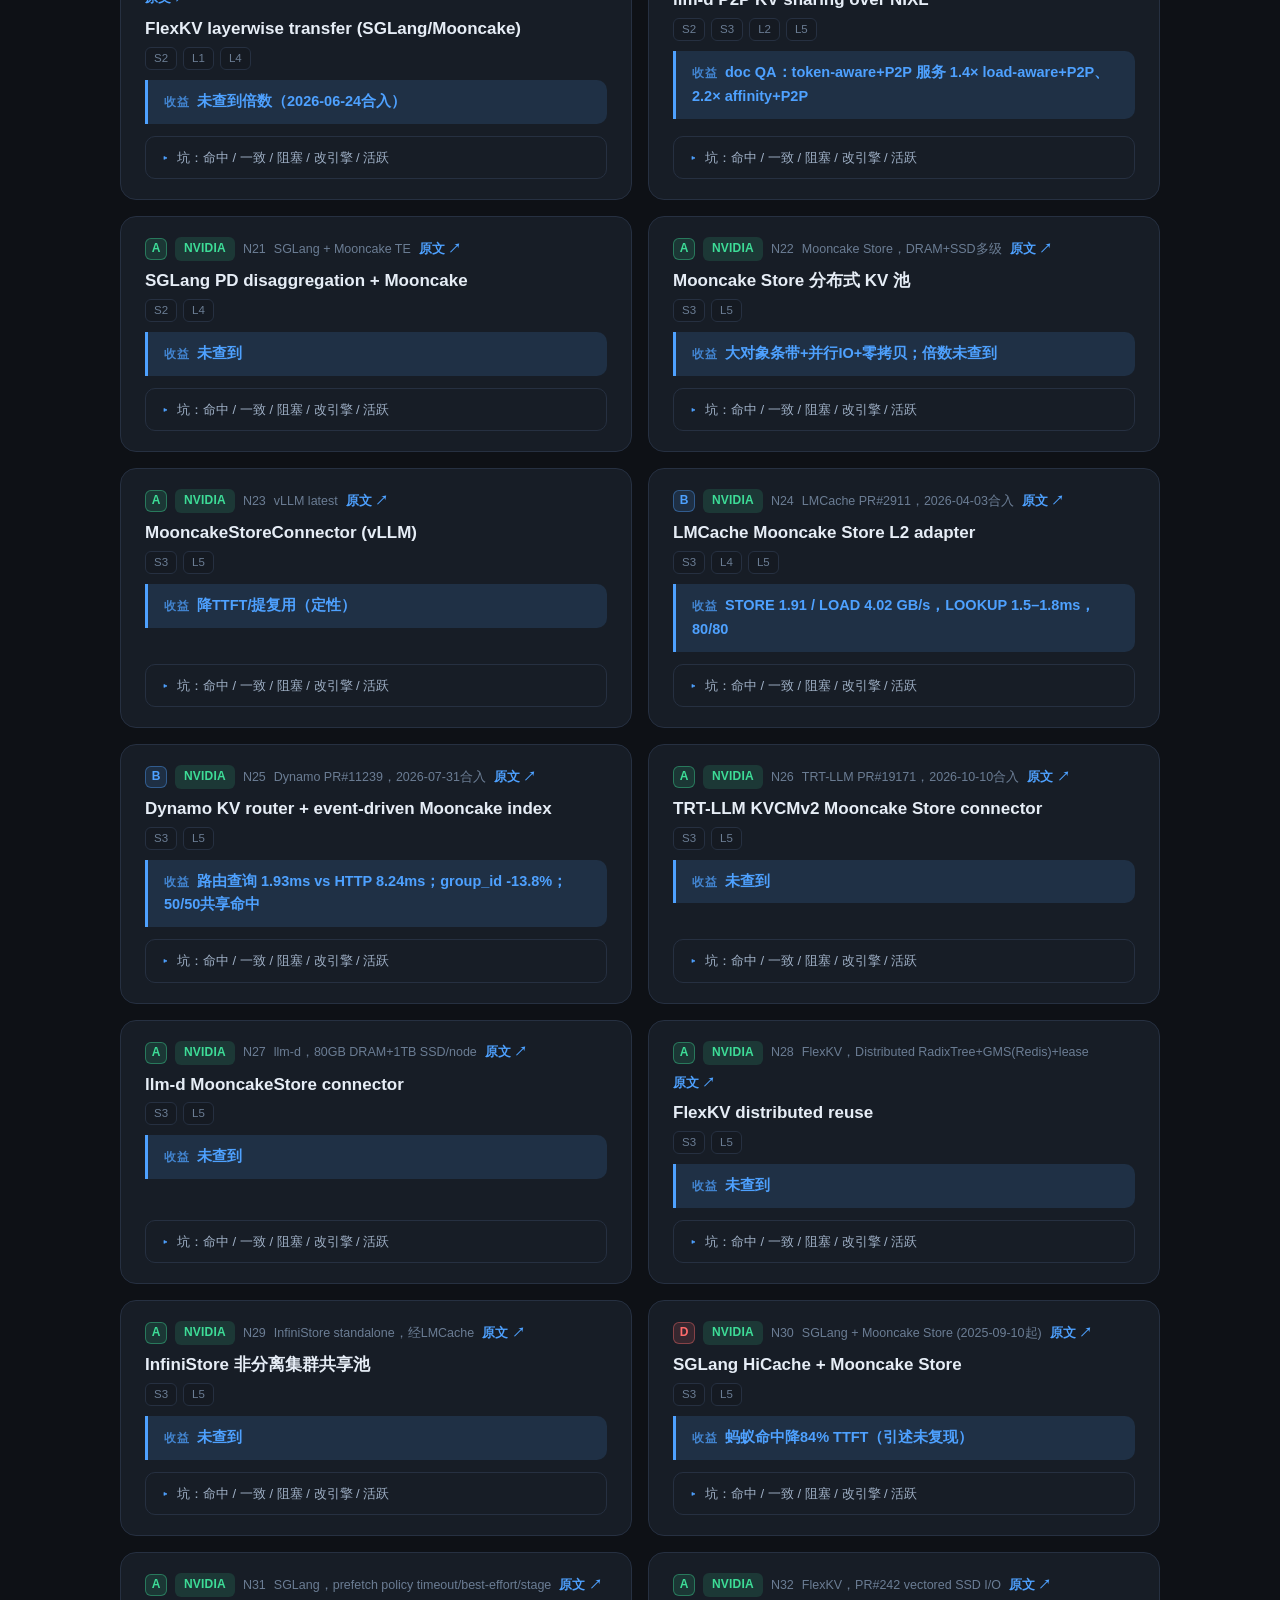
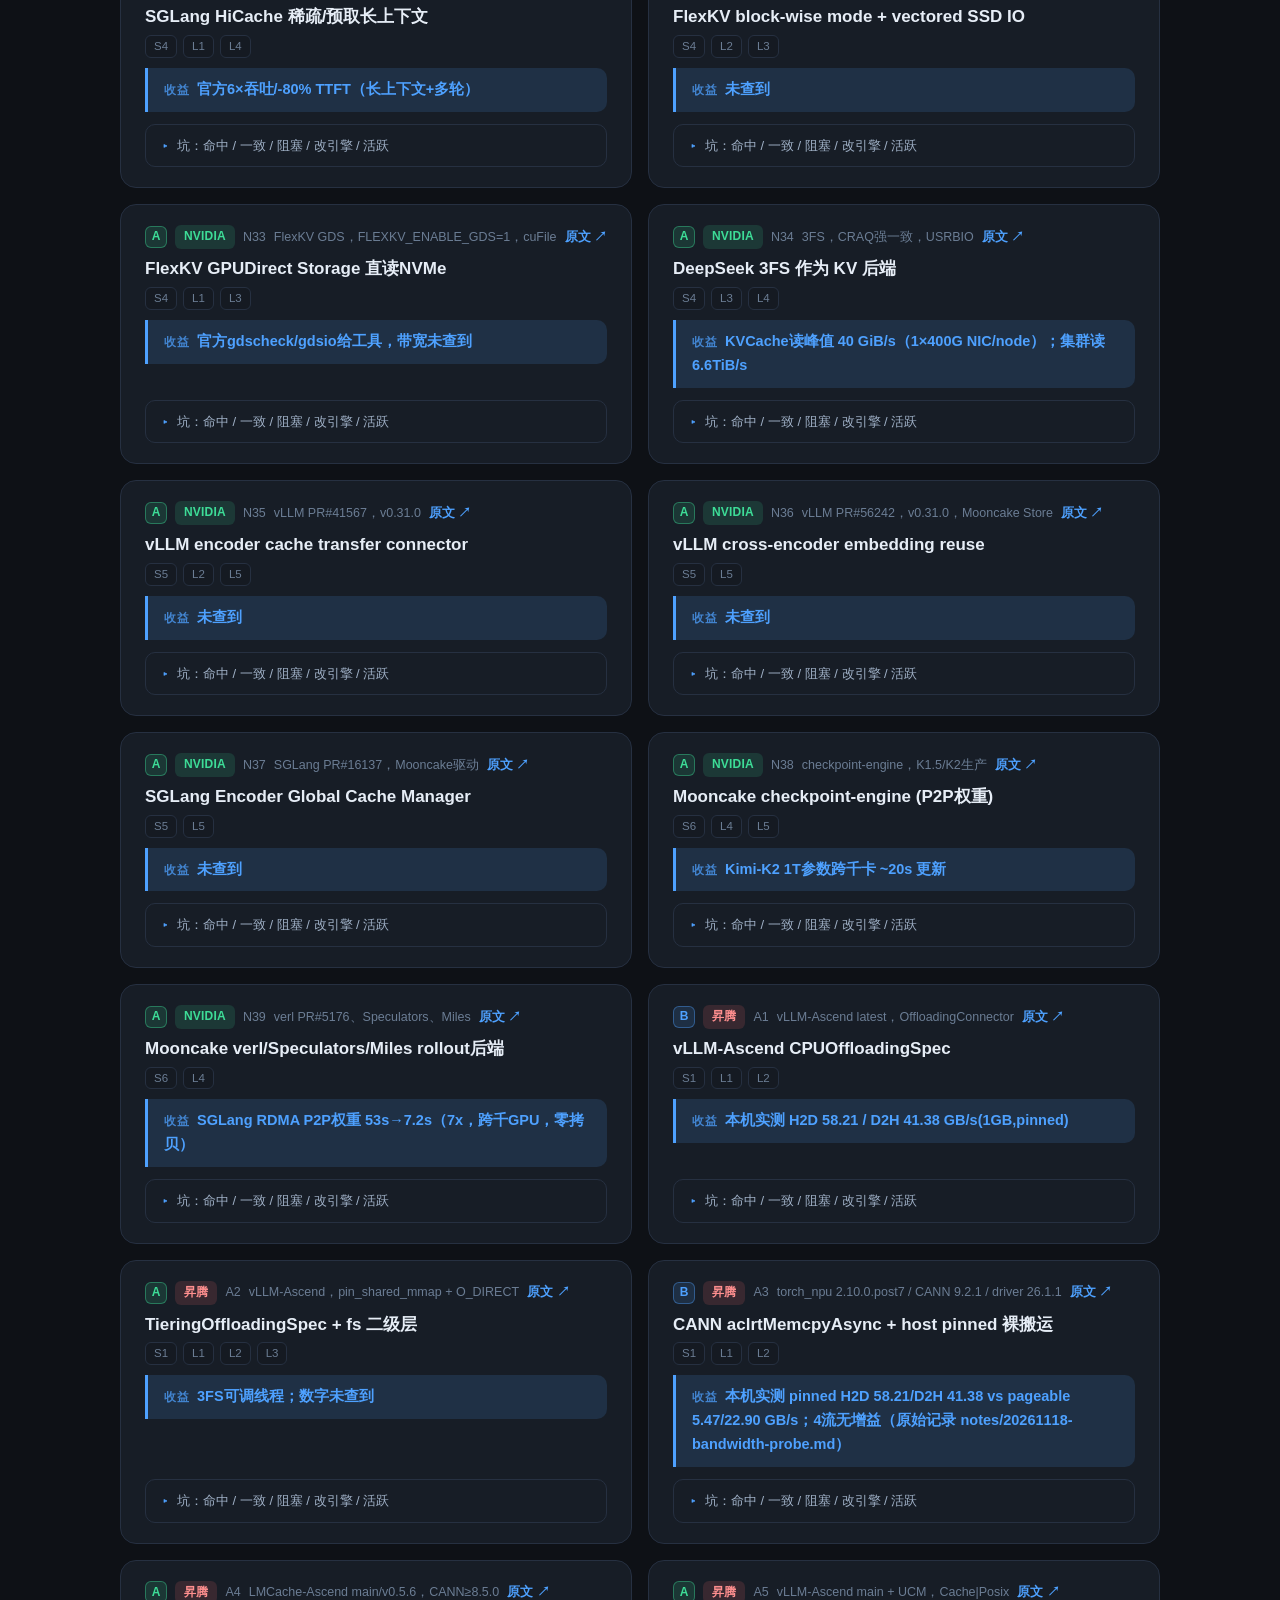
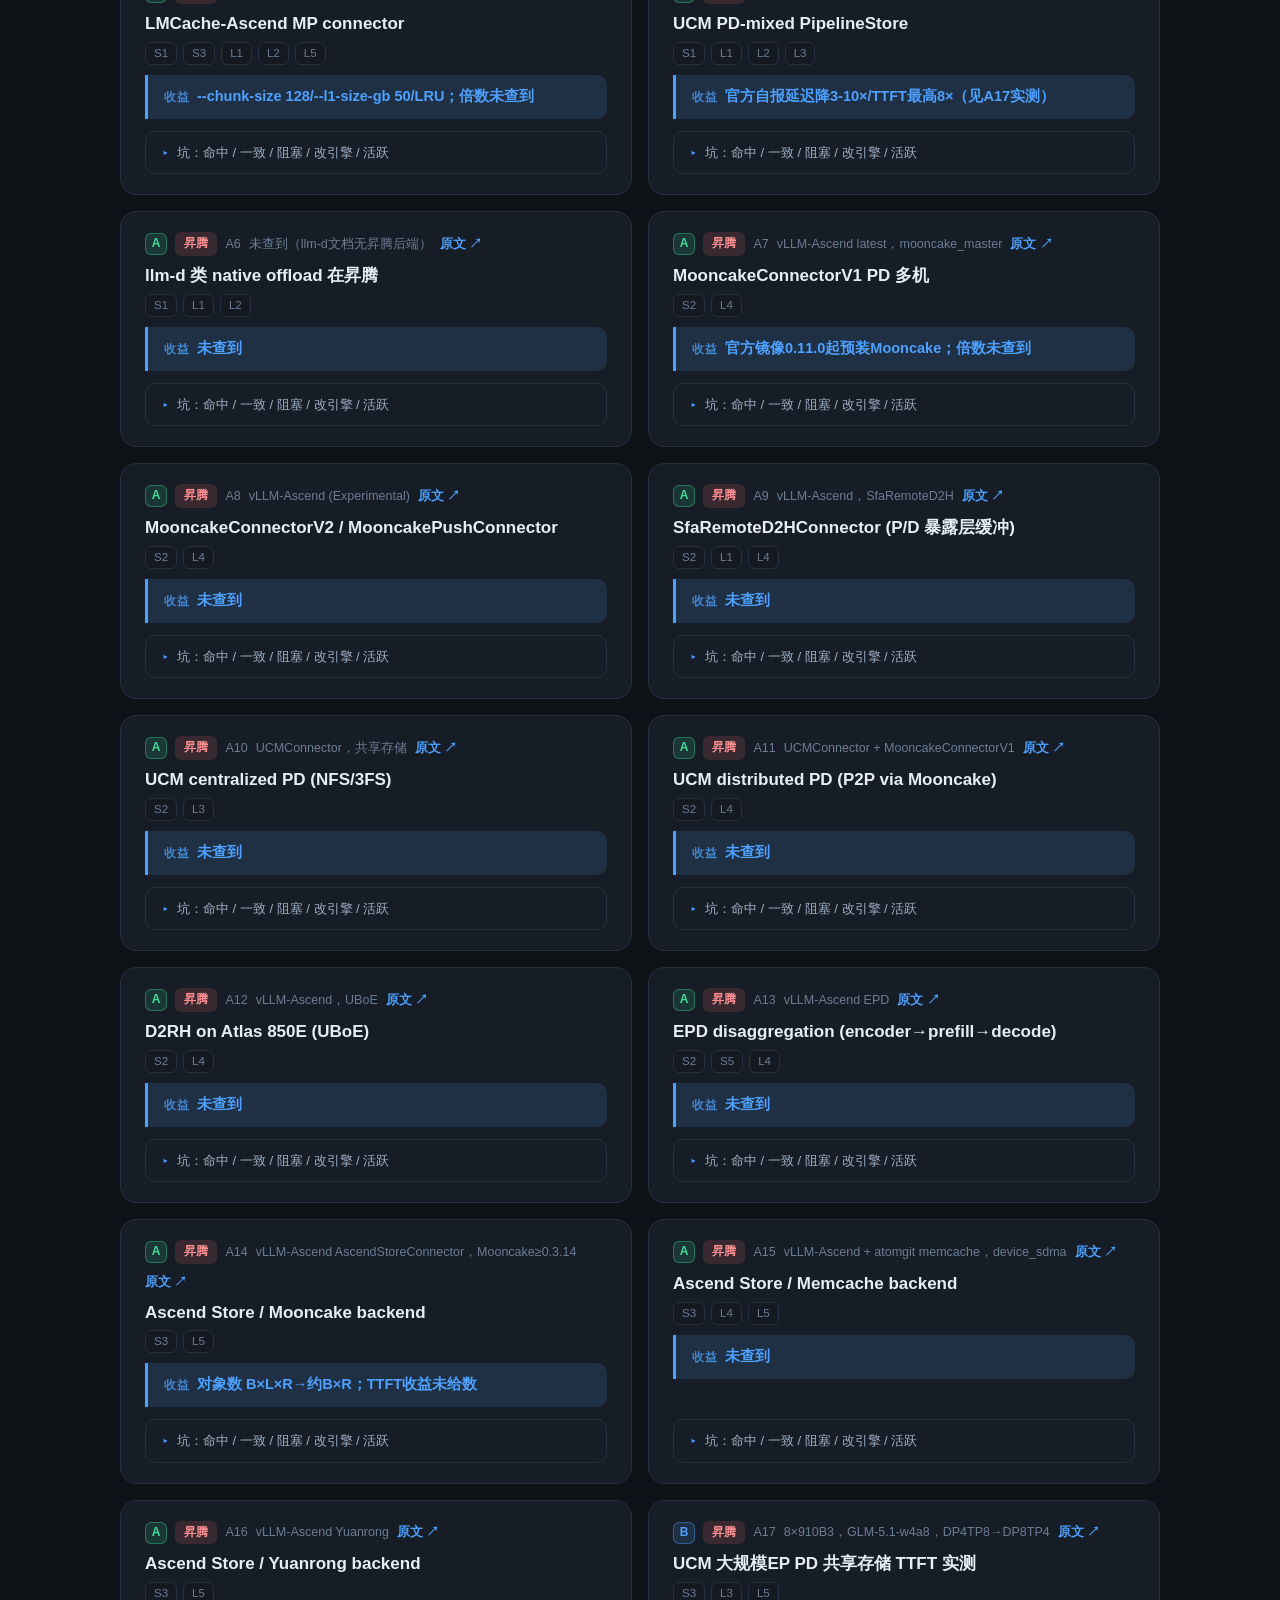
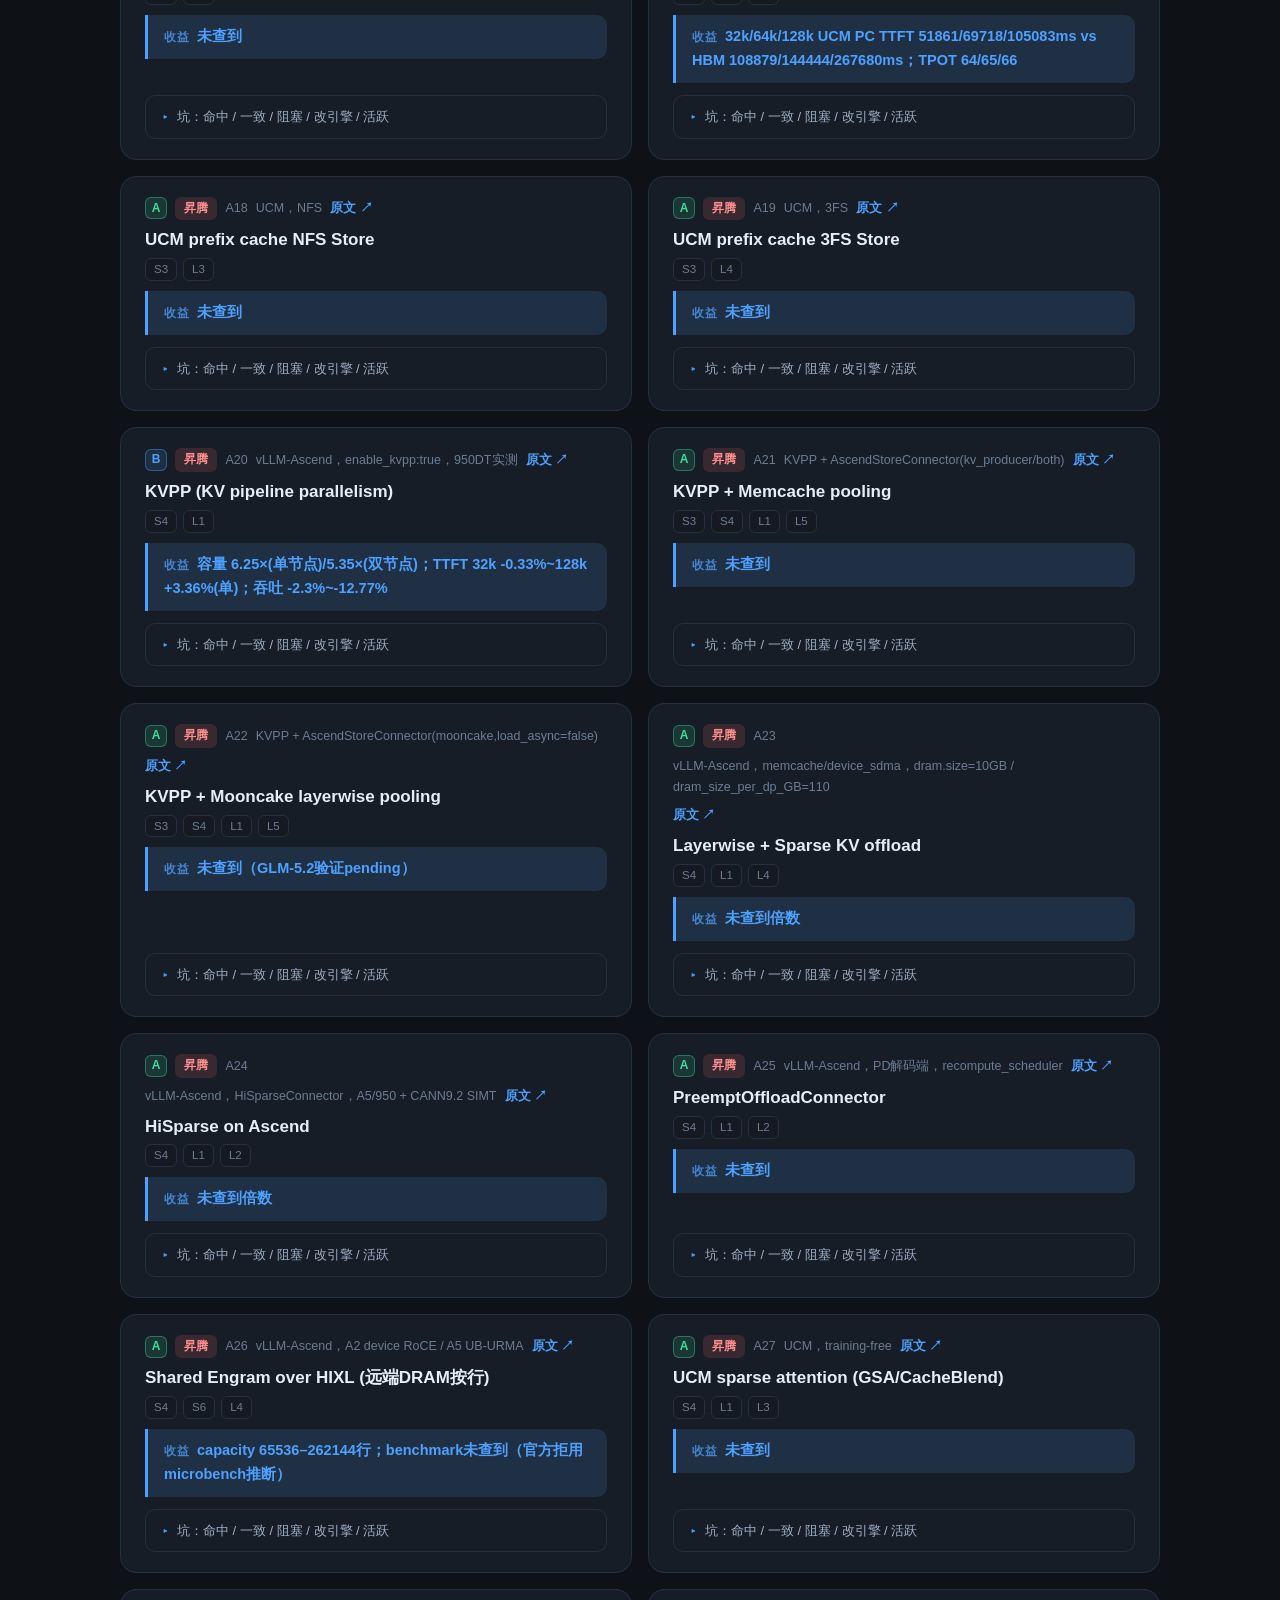
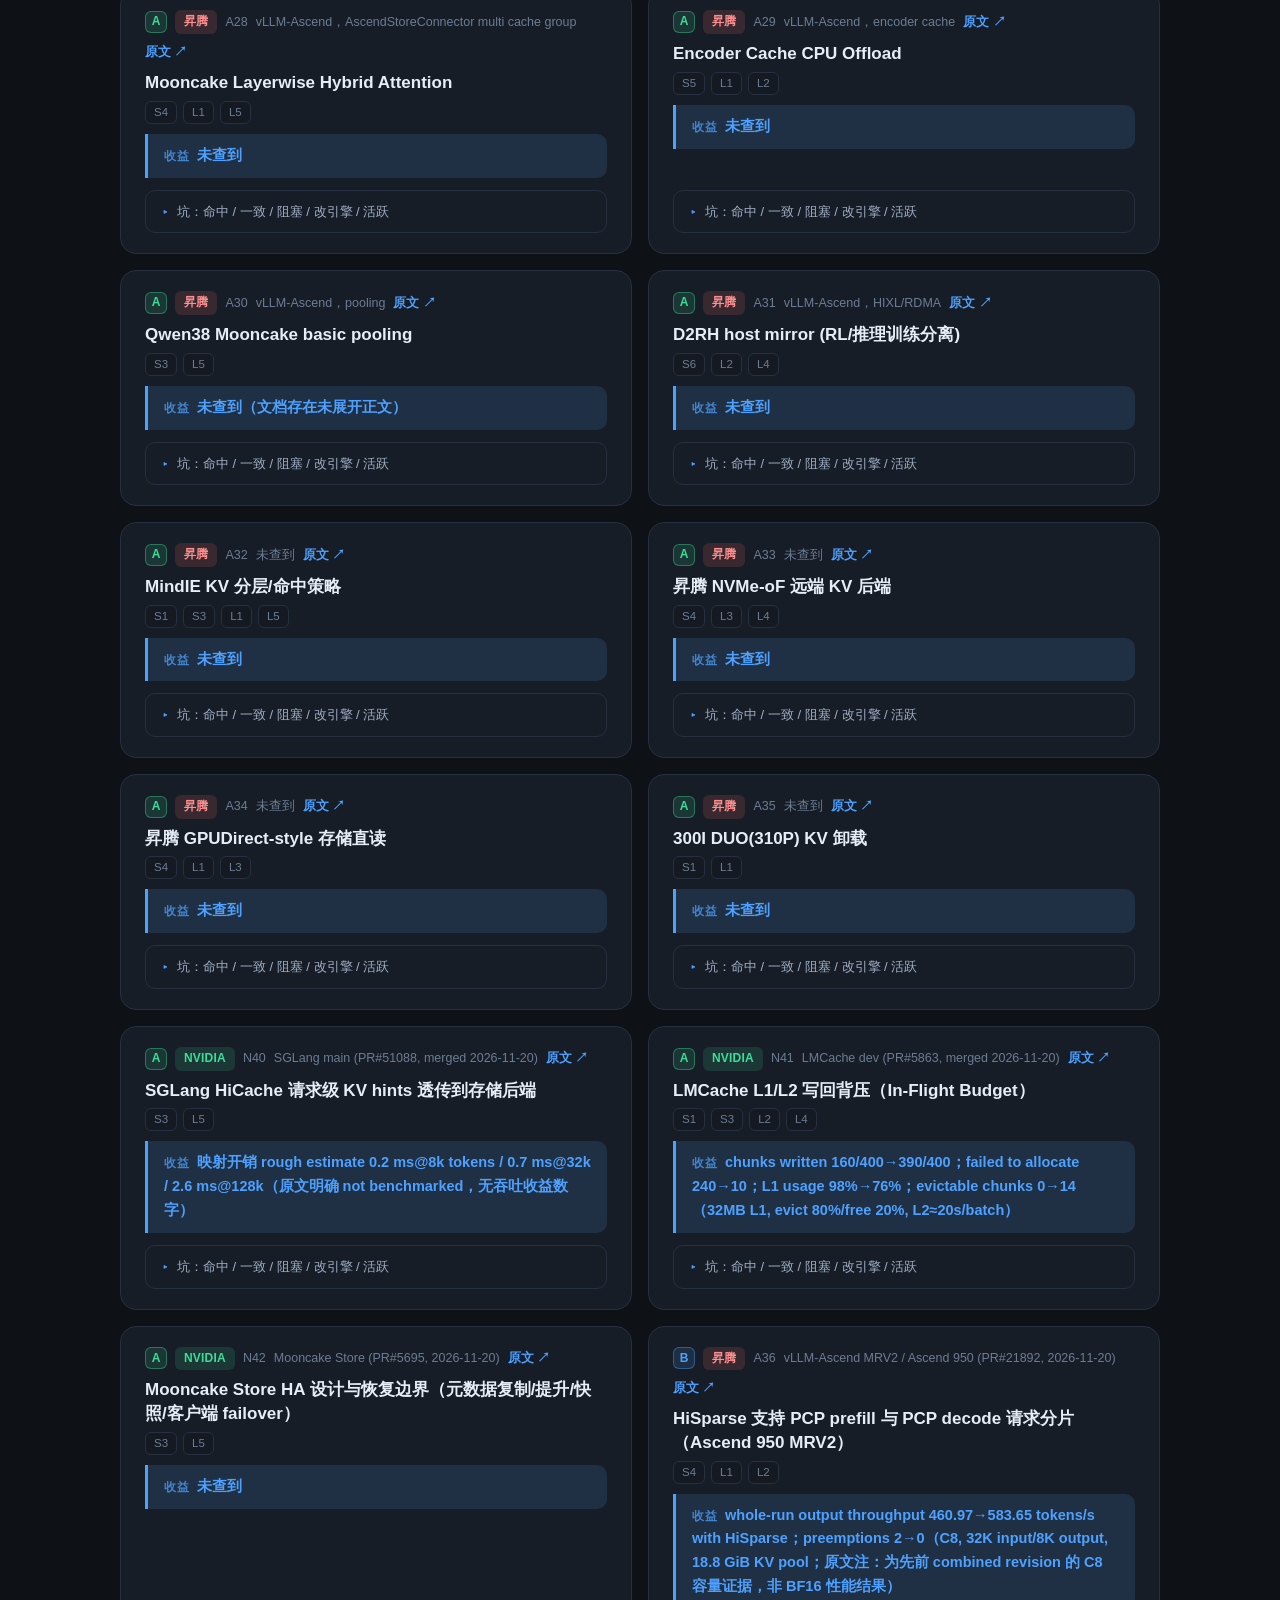
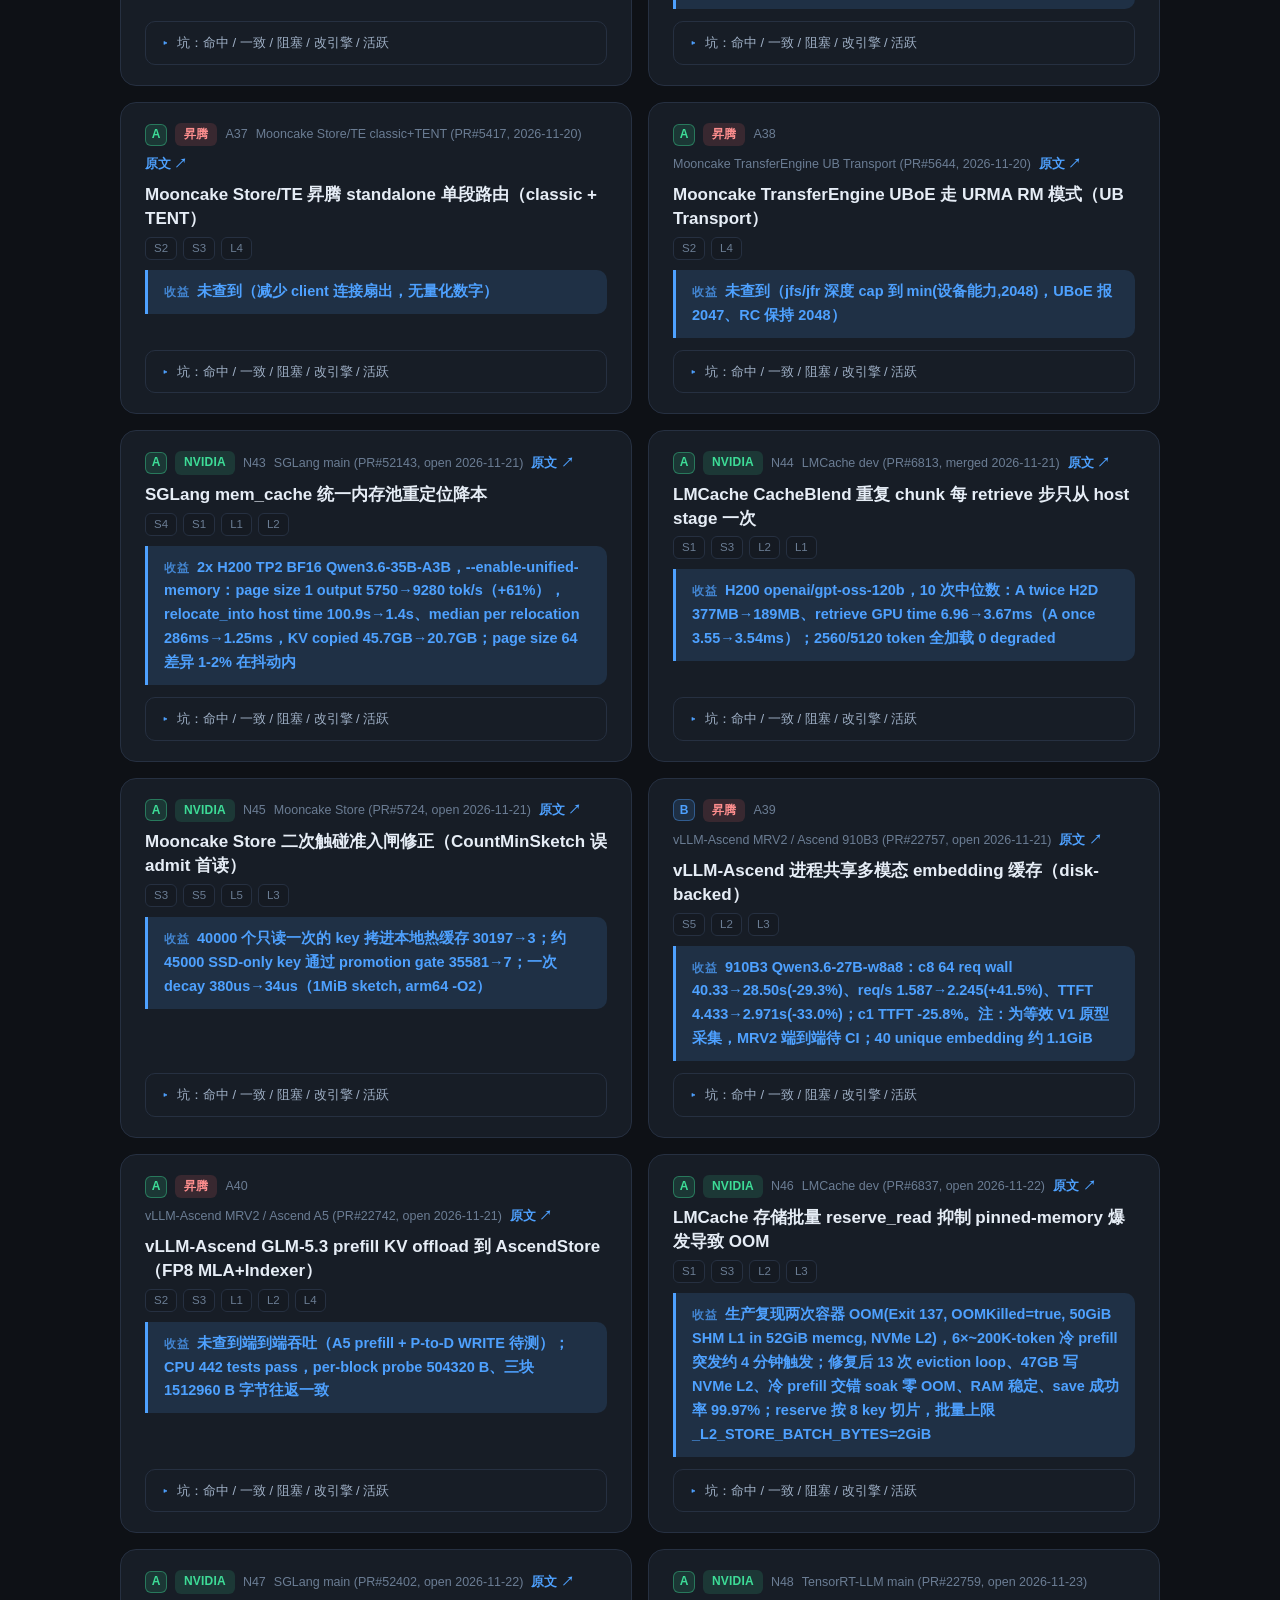
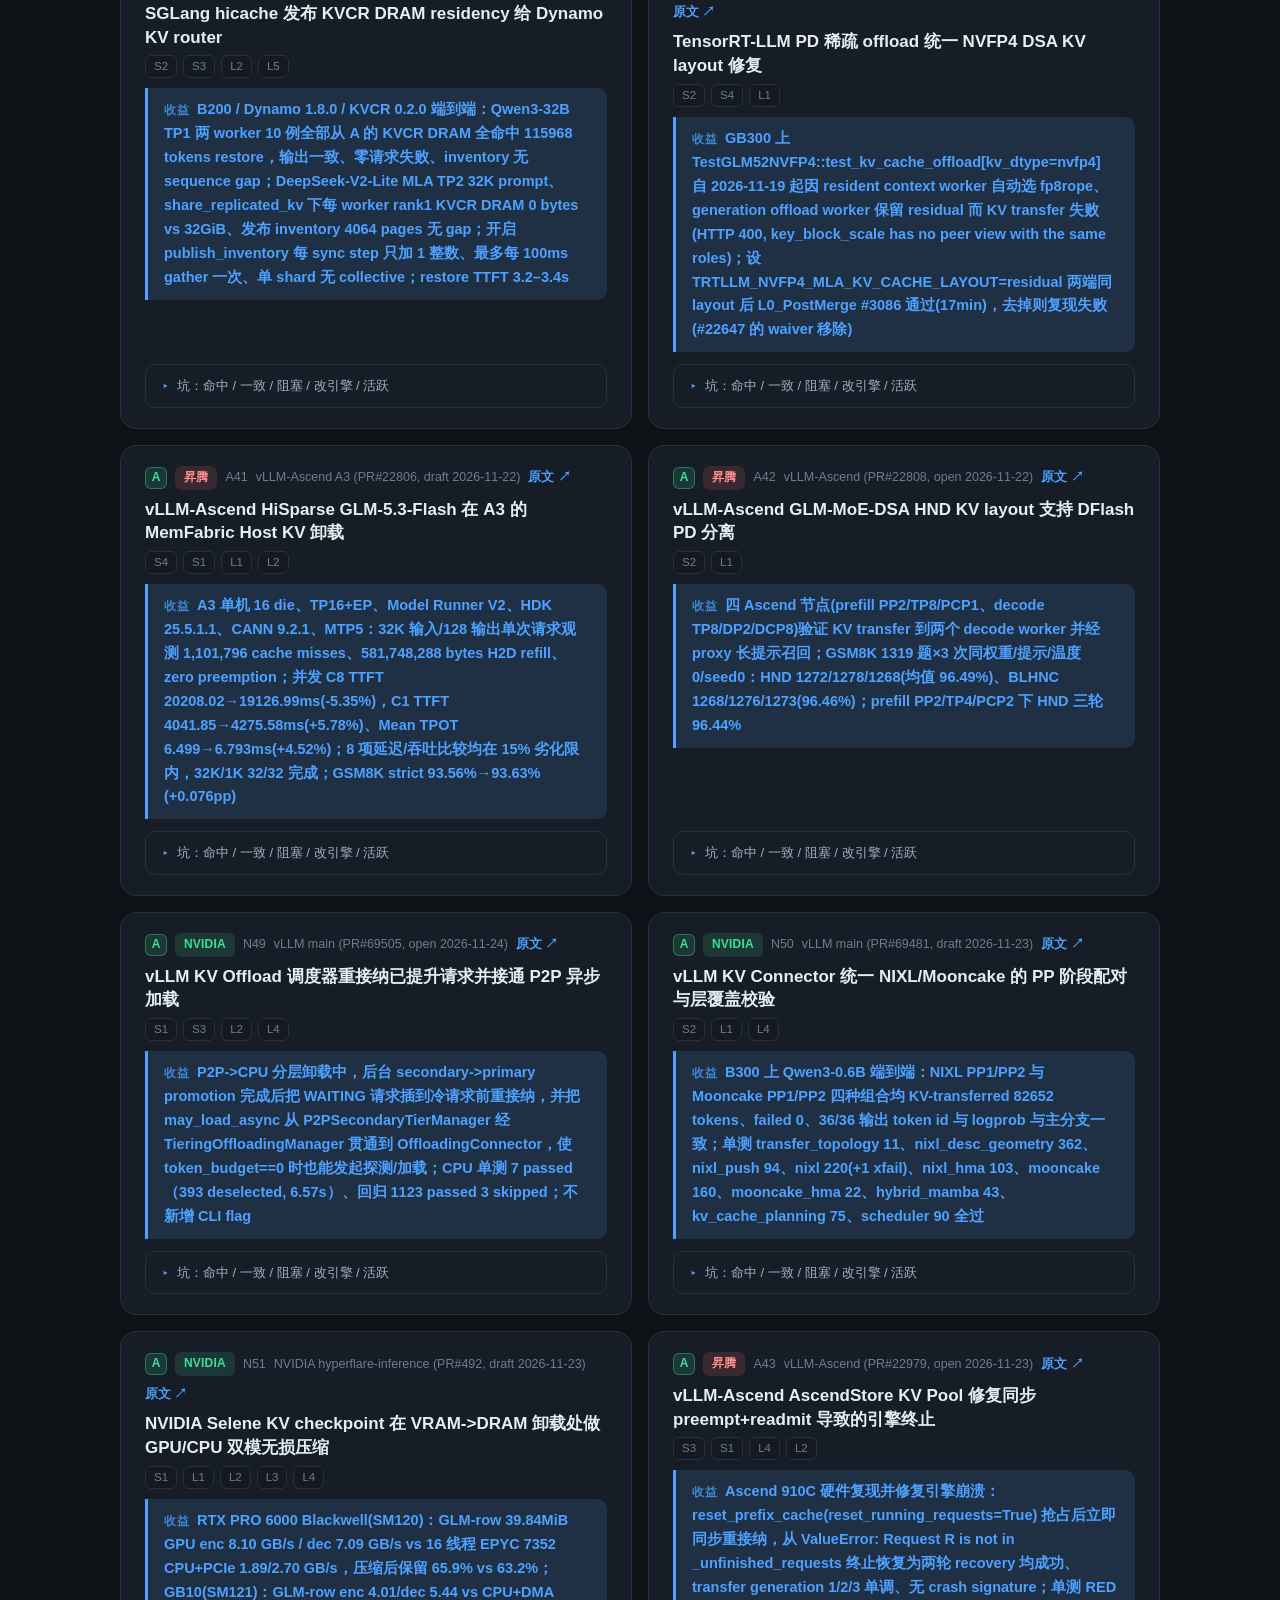
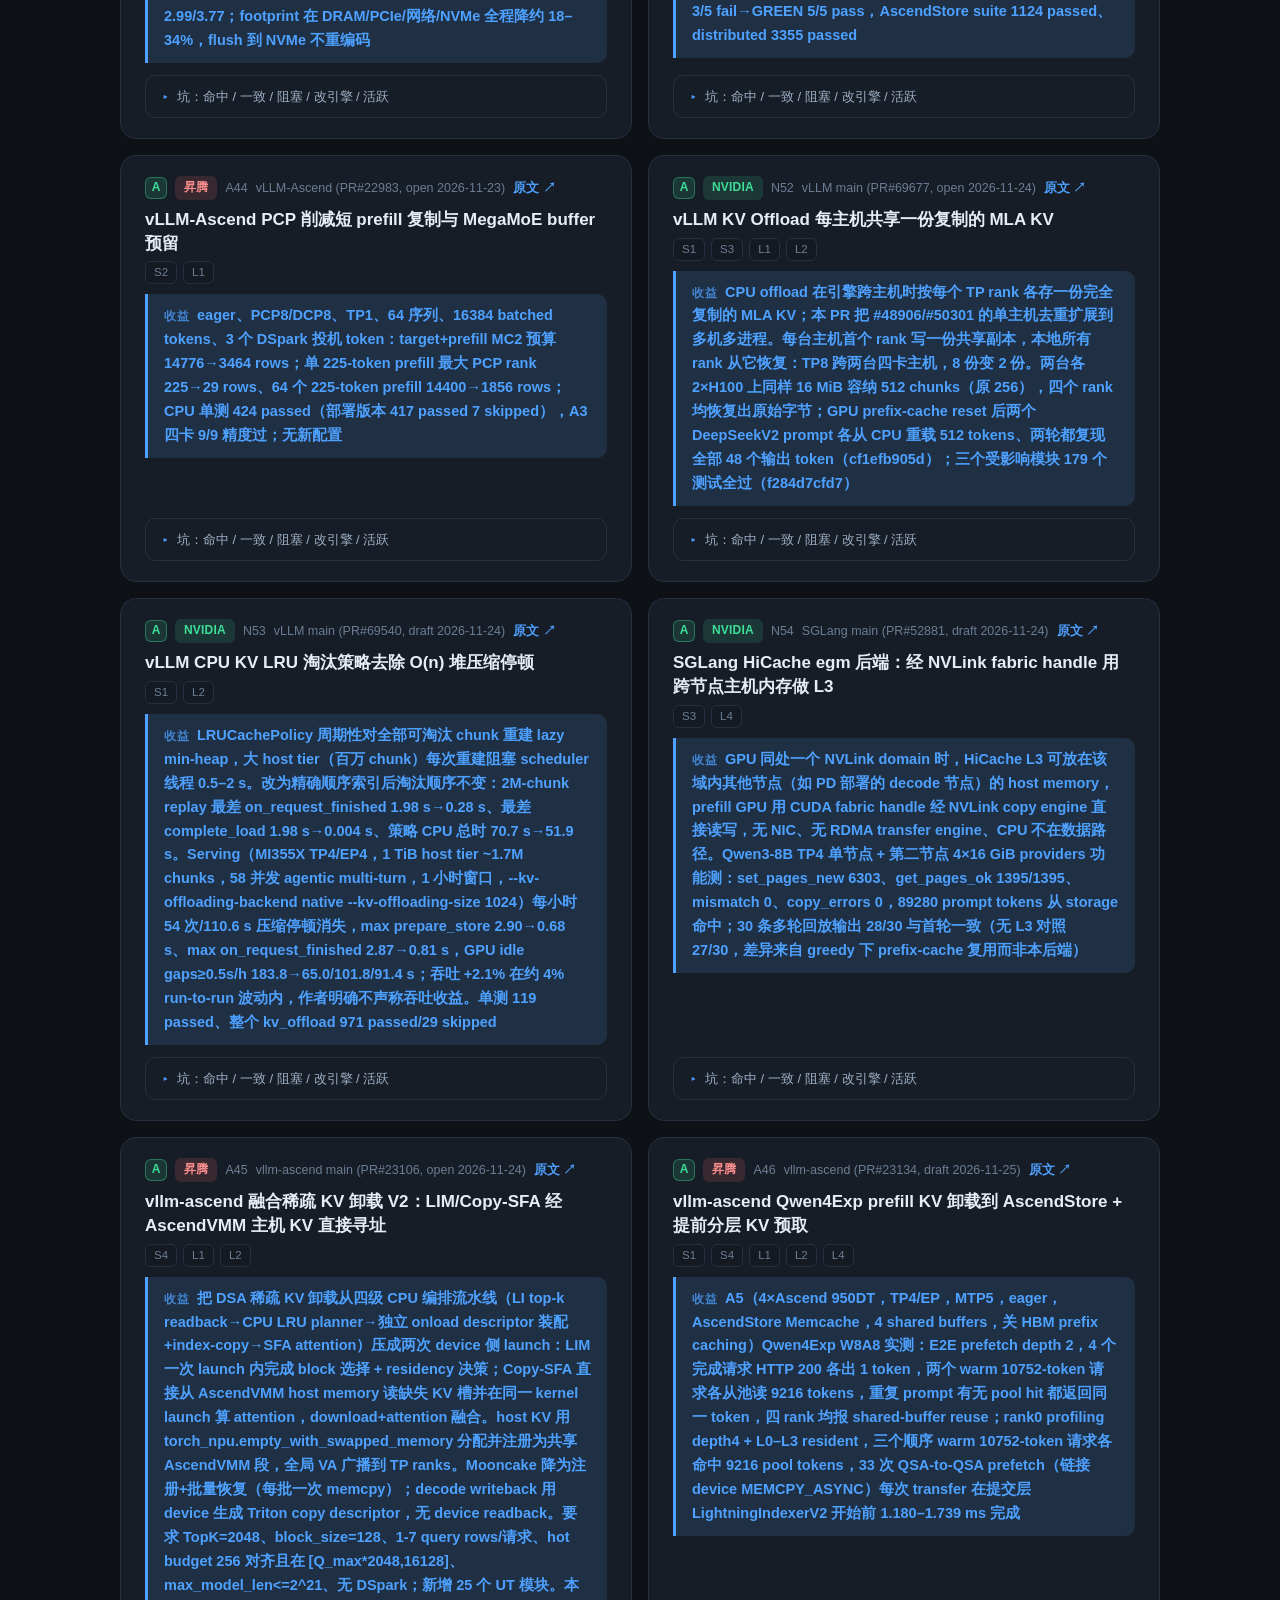
<file: kv.html>
﻿<!DOCTYPE html>
<html lang="zh-CN">
<head>
<meta charset="UTF-8">
<meta name="viewport" content="width=device-width, initial-scale=1.0">
<title>KV 卸载全景图 · AI 情报站</title>
<meta name="description" content="KV cache 卸载与分层缓存全景图：NVIDIA 与昇腾两条线的方案、场景、证据分级与坑。">
<link rel="stylesheet" href="assets/style.css">
<link rel="stylesheet" href="assets/kv.css">
<link rel="icon" href="data:image/svg+xml,<svg xmlns='http://www.w3.org/2000/svg' viewBox='0 0 100 100'><text y='.9em' font-size='90'>🧠</text></svg>">
<style>
.header-actions { display: flex; align-items: center; gap: 12px; }
.header-link { color: var(--ink-2); text-decoration: none; font-size: 13.5px; font-weight: 600; white-space: nowrap; transition: .16s; }
.header-link:hover { color: var(--accent); }
</style>
</head>
<body>
<header class="site-header">
  <div class="wrap">
    <div class="header-inner">
      <a class="brand" href="index.html" aria-label="回到首页">
        <span class="logo">🧠</span>
        <div>
          <h1>KV 卸载全景图</h1>
          <p class="tagline">分层缓存 · 两条线 · 带证据分级的方案地图</p>
        </div>
      </a>
      <div class="header-actions">
        <button id="theme-toggle" class="icon-btn" aria-label="切换主题" title="切换主题">◐</button>
      </div>
    </div>
    <nav class="main-nav" aria-label="主导航">
      <a class="nav-link" href="index.html#overview">今日</a>
      <a class="nav-link" href="index.html#list">情报</a>
      <a class="nav-link is-active" href="kv.html">KV 卸载</a>
      <a class="nav-link" href="graph.html">知识图谱</a>
      <a class="nav-link" href="spec.html">投机解码</a>
    </nav>
  </div>
</header>
<main class="wrap">
  <section id="kv-overview" class="kv-overview" aria-label="全景统计"></section>

  <section class="toolbar">
    <div id="kv-filters" class="filters" role="tablist" aria-label="筛选"></div>
    <div class="search-box">
      <input id="kv-search" type="search" placeholder="搜索方案、引擎、收益、坑…" aria-label="搜索">
    </div>
  </section>

  <section id="kv-list" class="kv-list" aria-live="polite"></section>

  <section id="kv-empty" class="empty" hidden>
    <p>没有匹配的方案。</p>
  </section>
</main>

<footer class="site-footer">
  <div class="wrap">
    <p>由团队整理 · 证据分级 A/B/C/D，只有 A/B 可「建议上」；数字与来源以原链接为准</p>
    <p class="muted">仓库：<a href="https://github.com/ZhengDeL/AI-Collect" target="_blank" rel="noopener">ZhengDeL/AI-Collect</a></p>
  </div>
</footer>

<script src="assets/kv.js"></script>
<script src="assets/ui.js"></script>
</body>
</html>
</file>
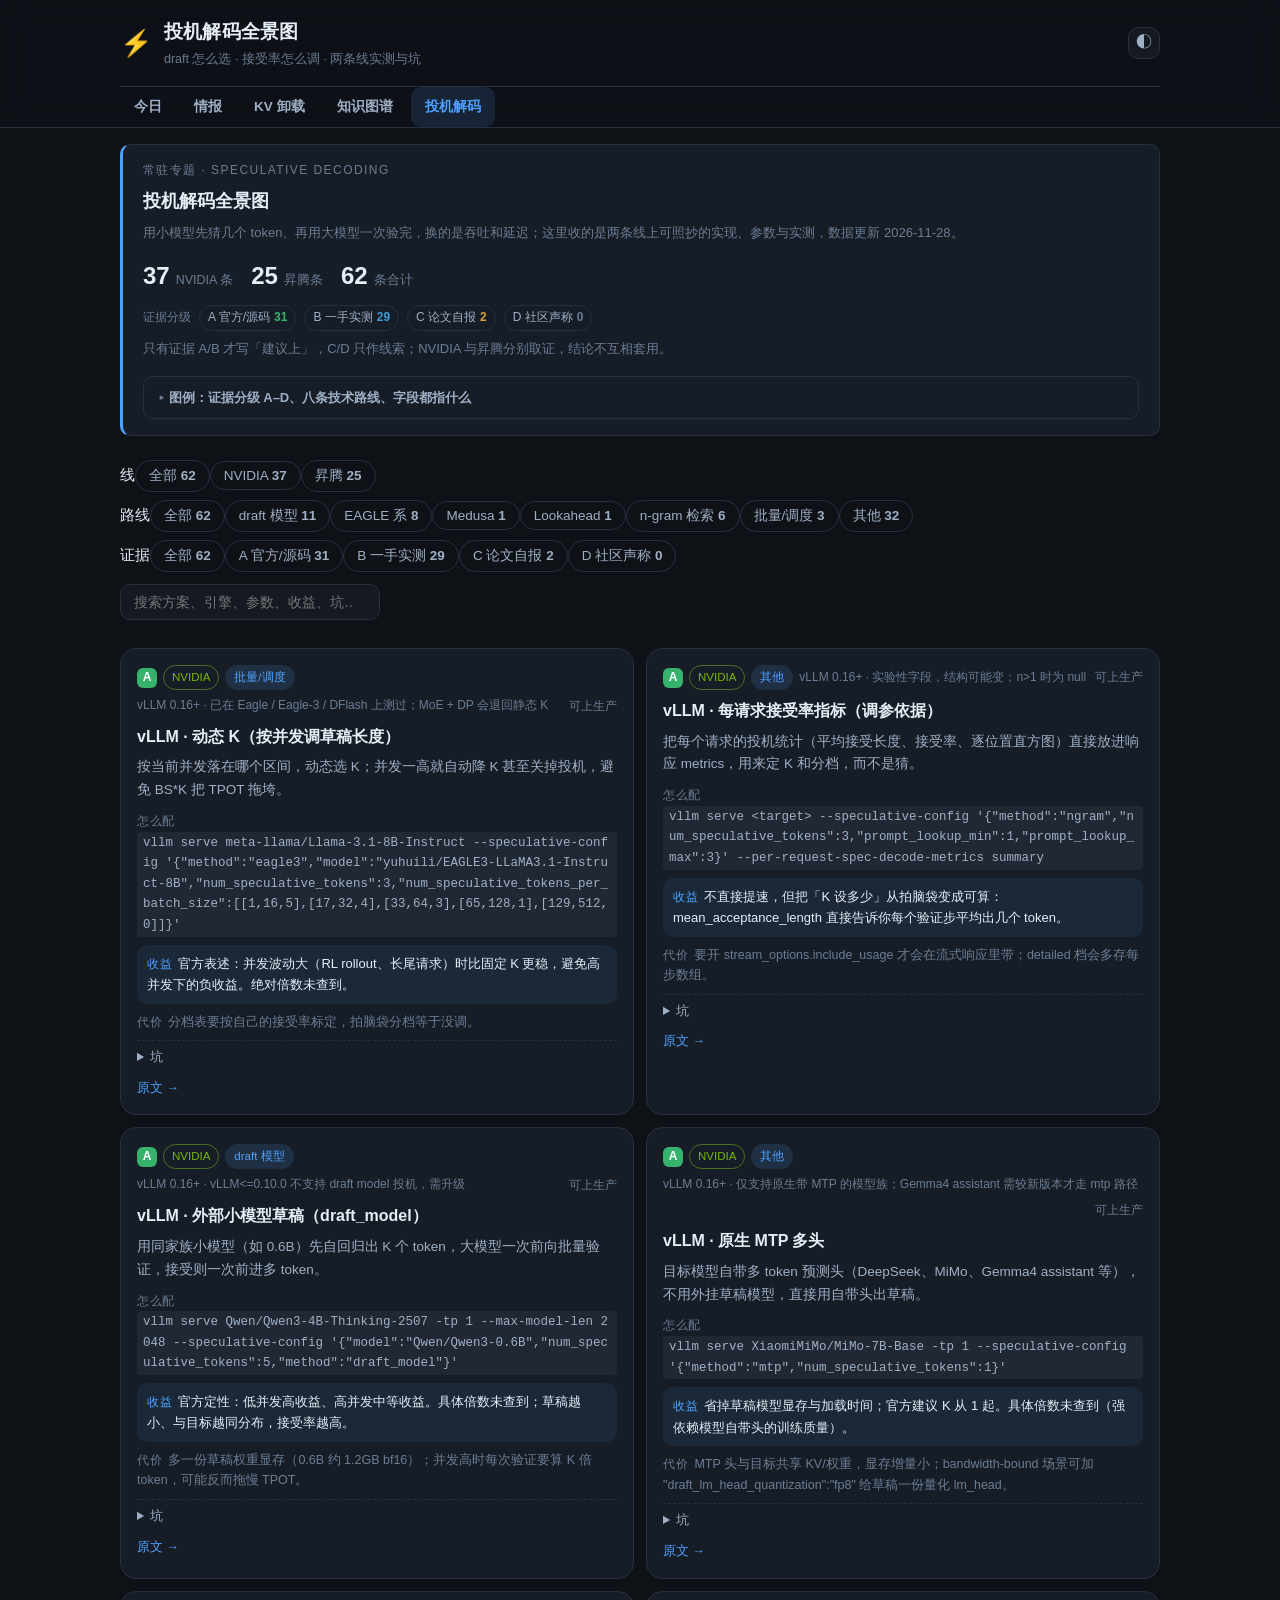
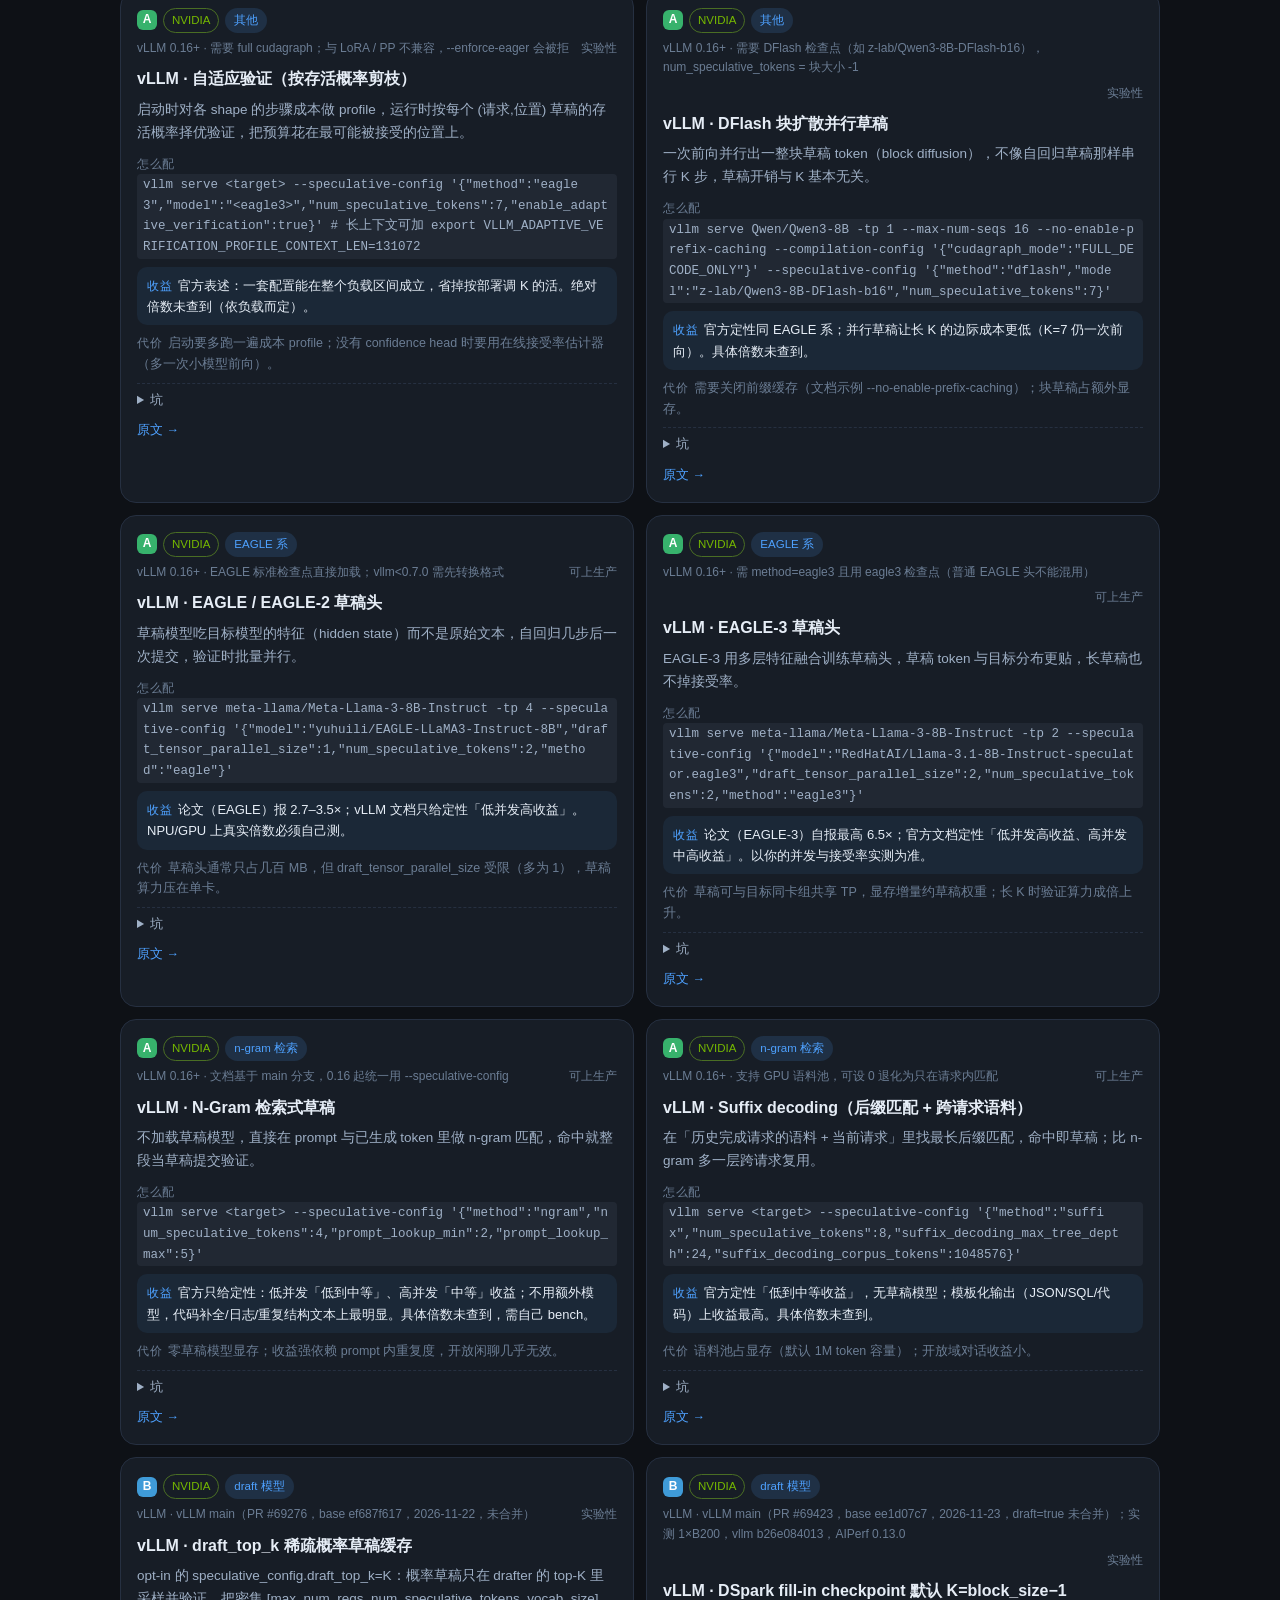
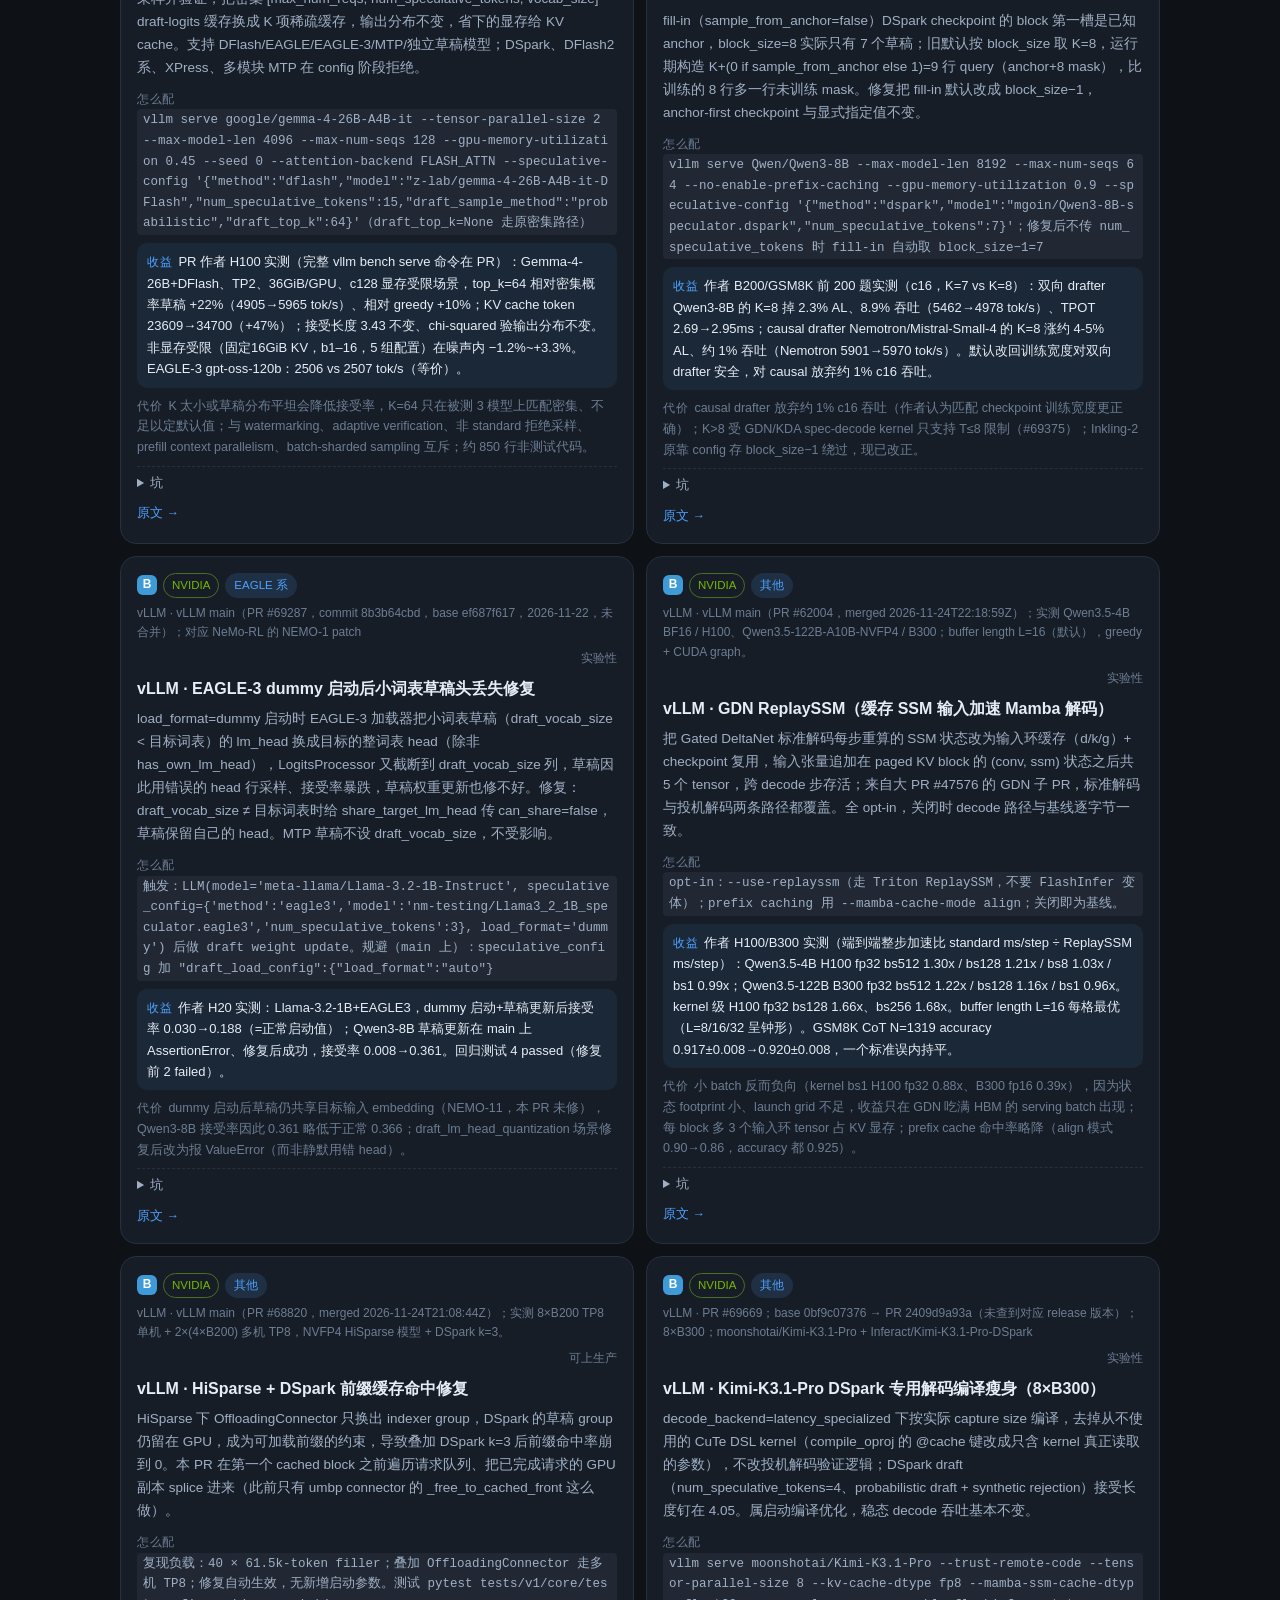
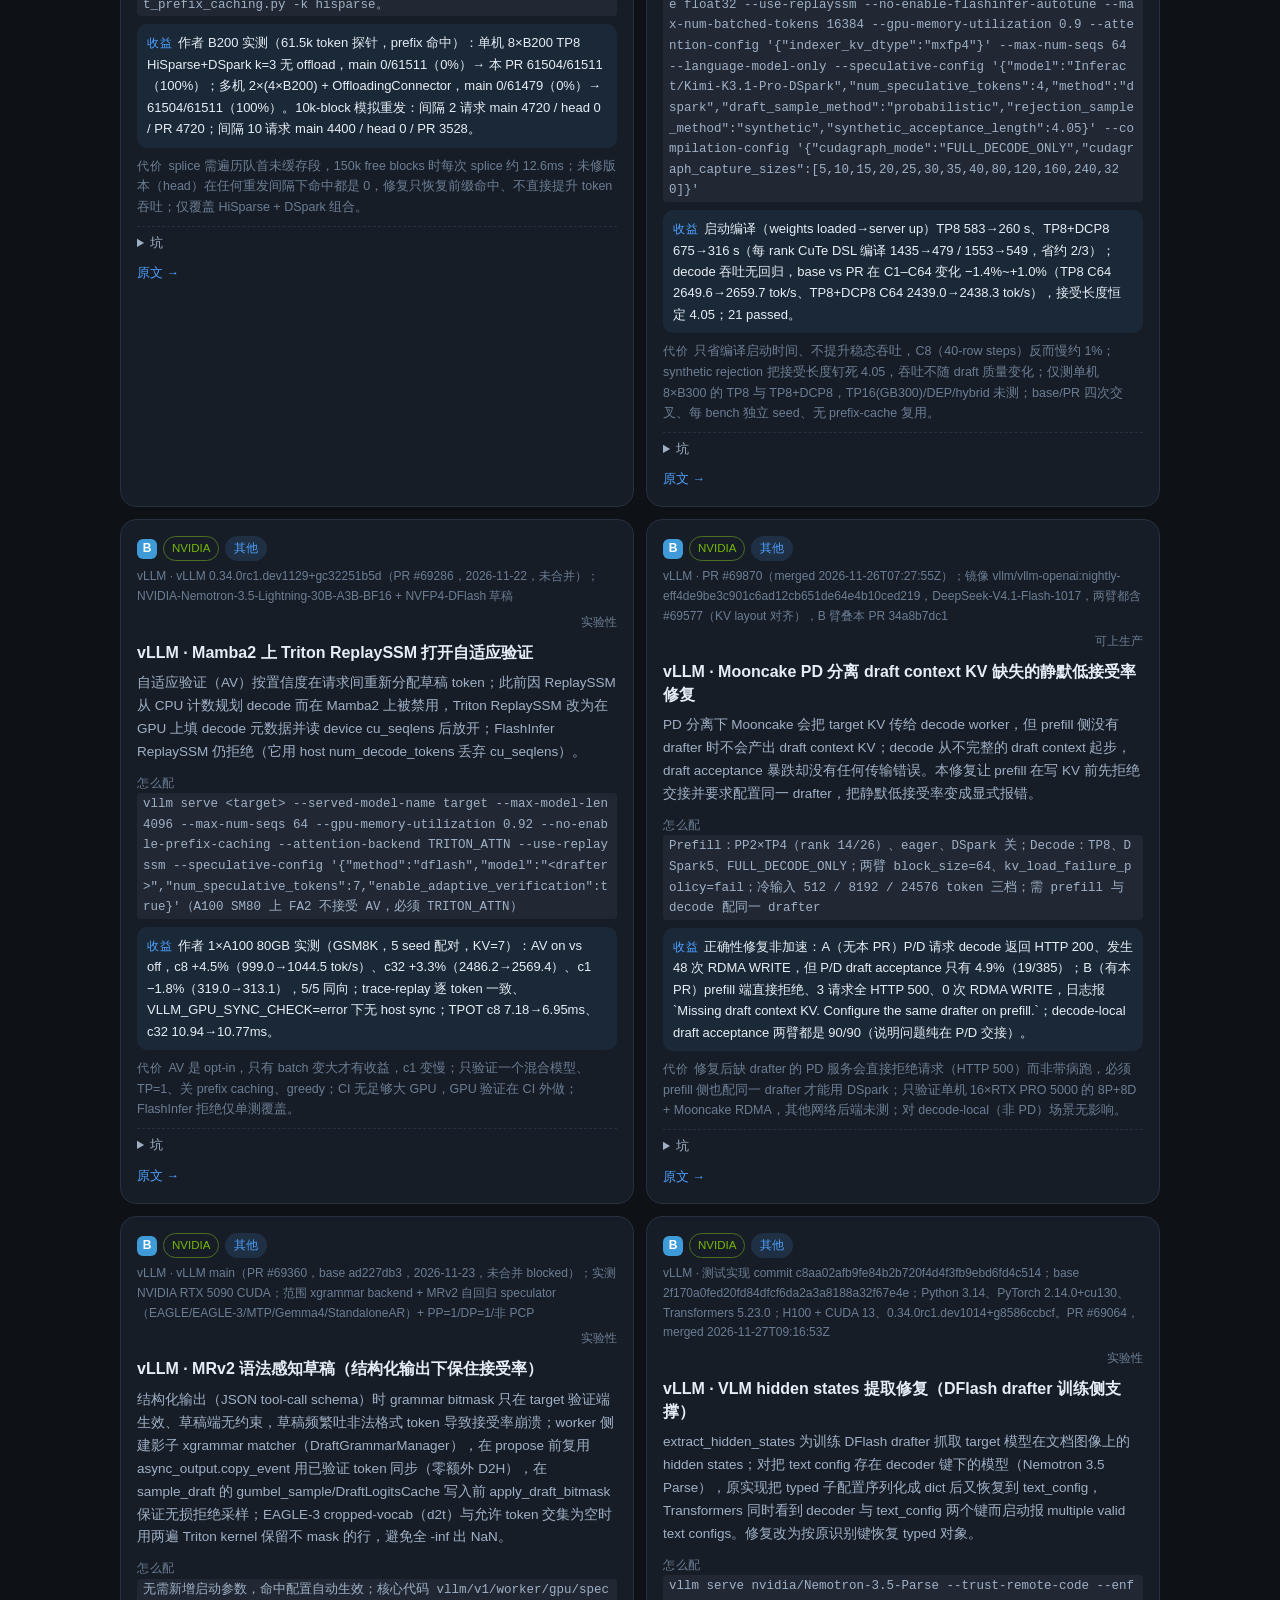
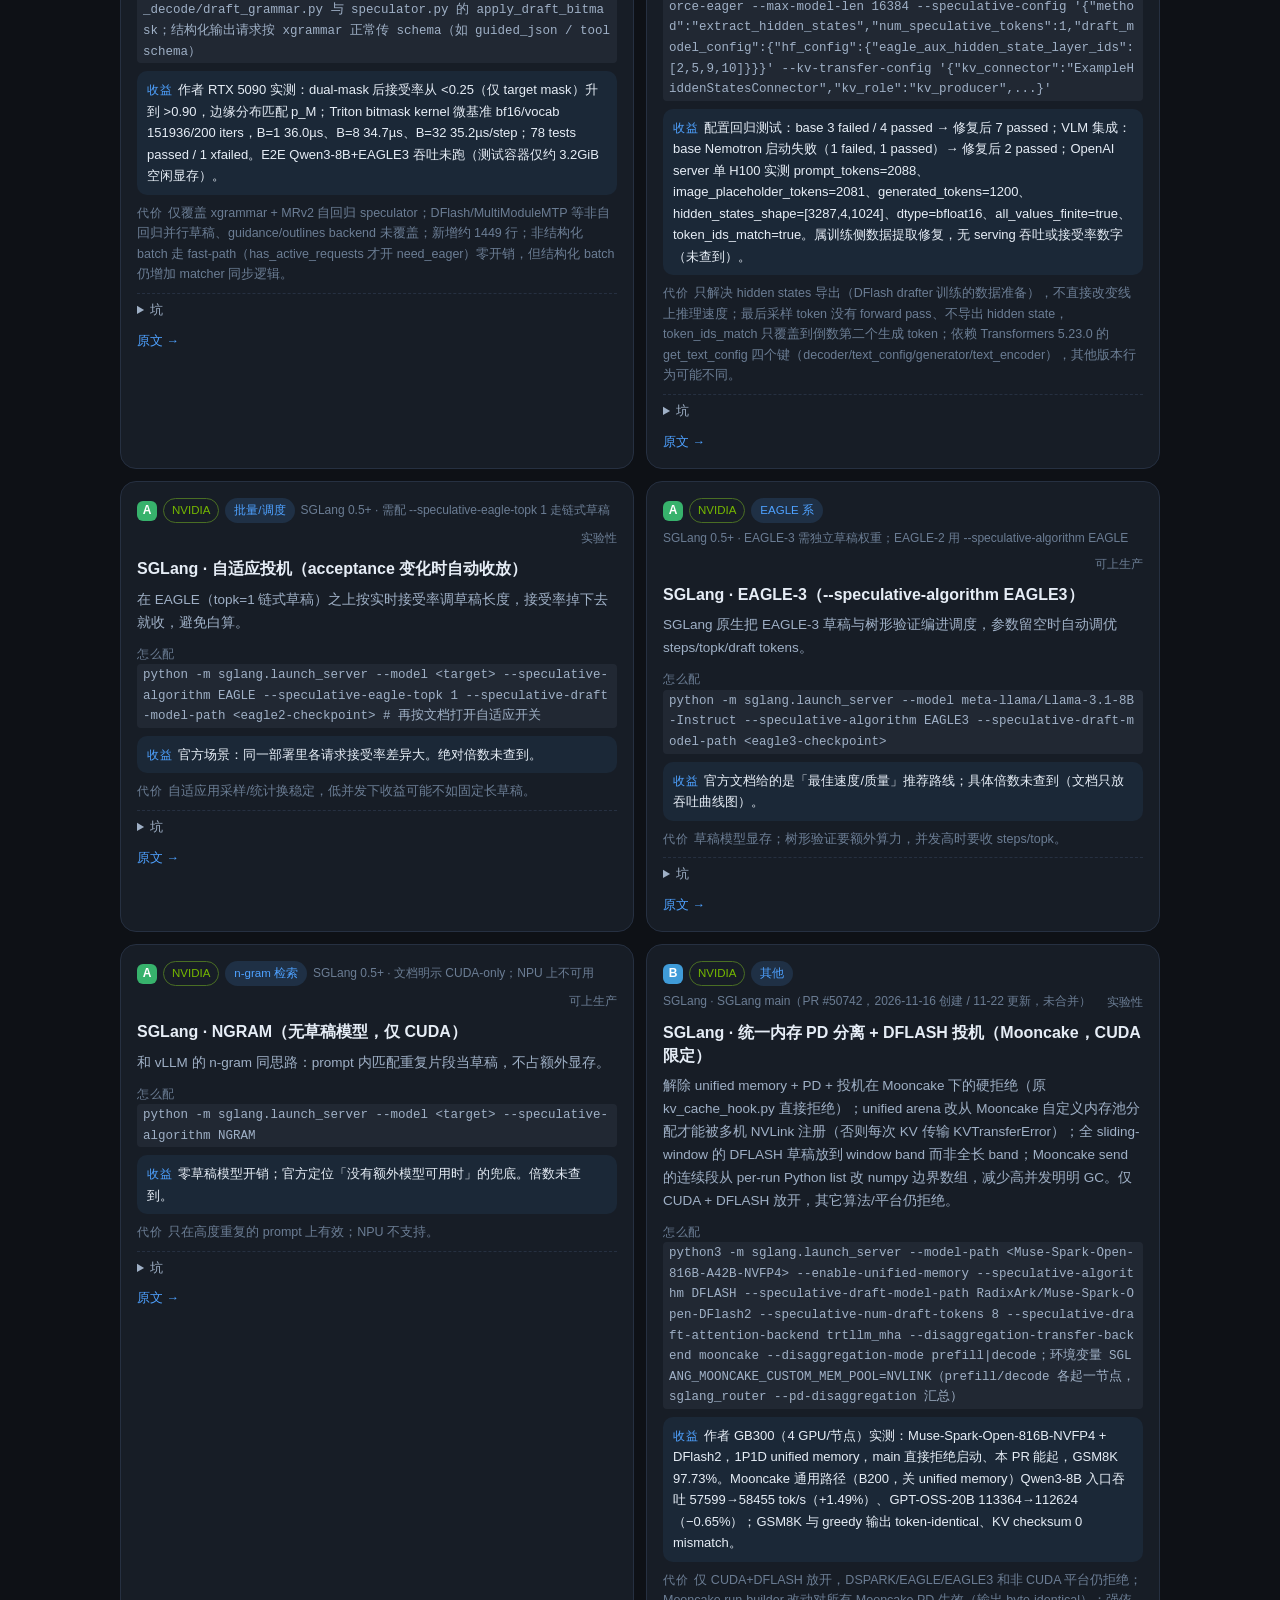
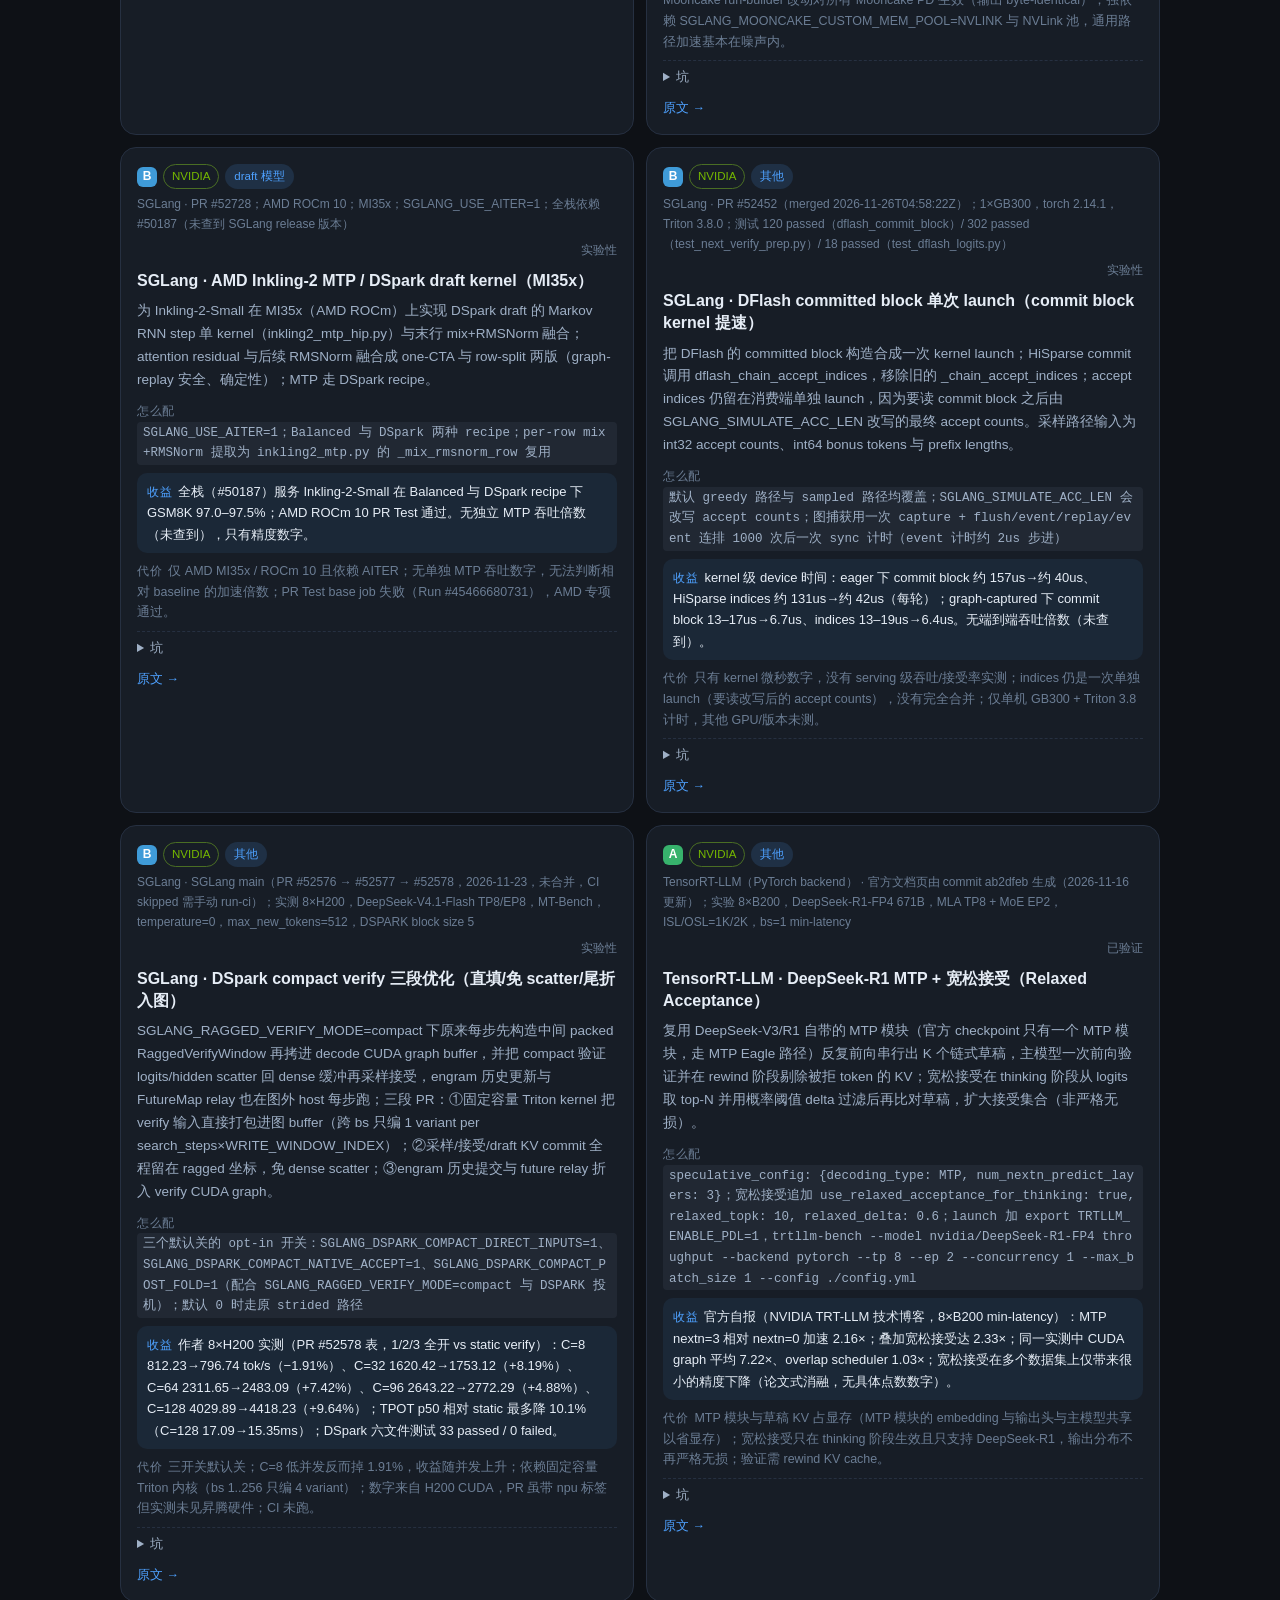
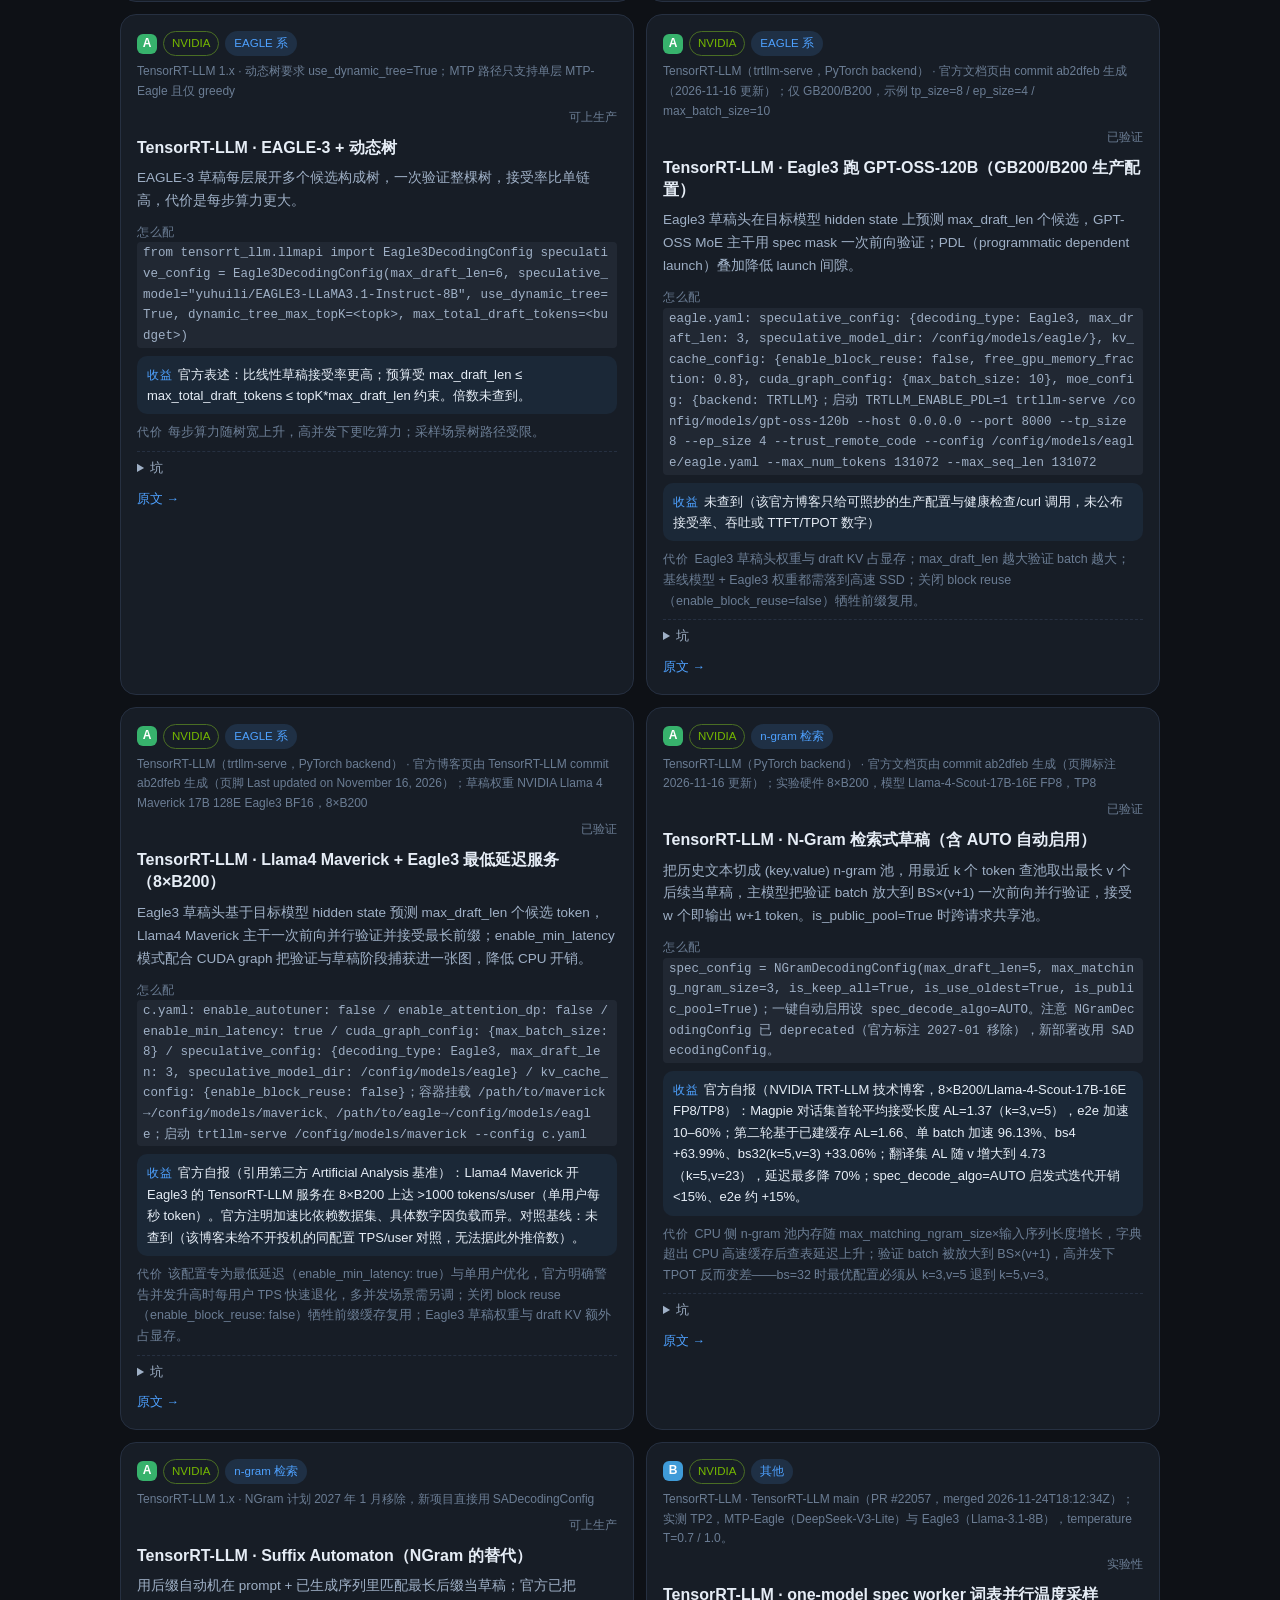
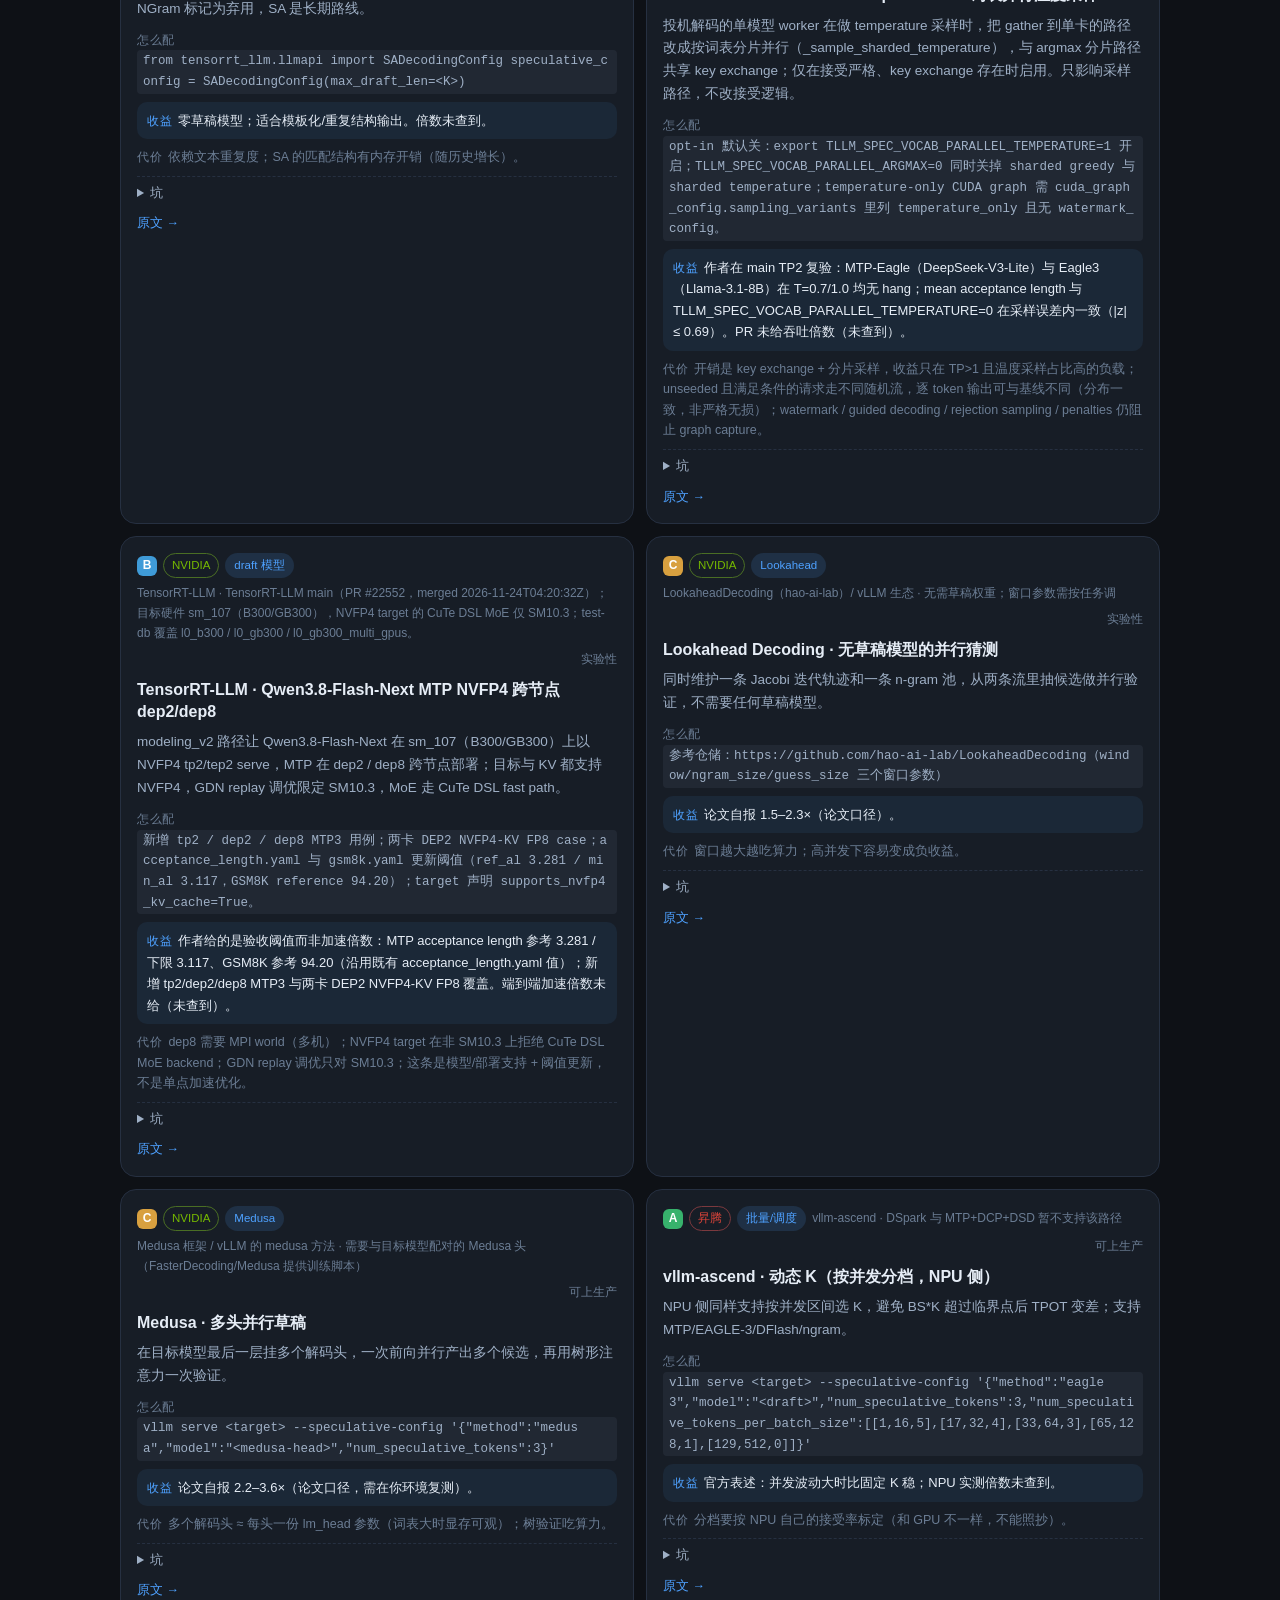
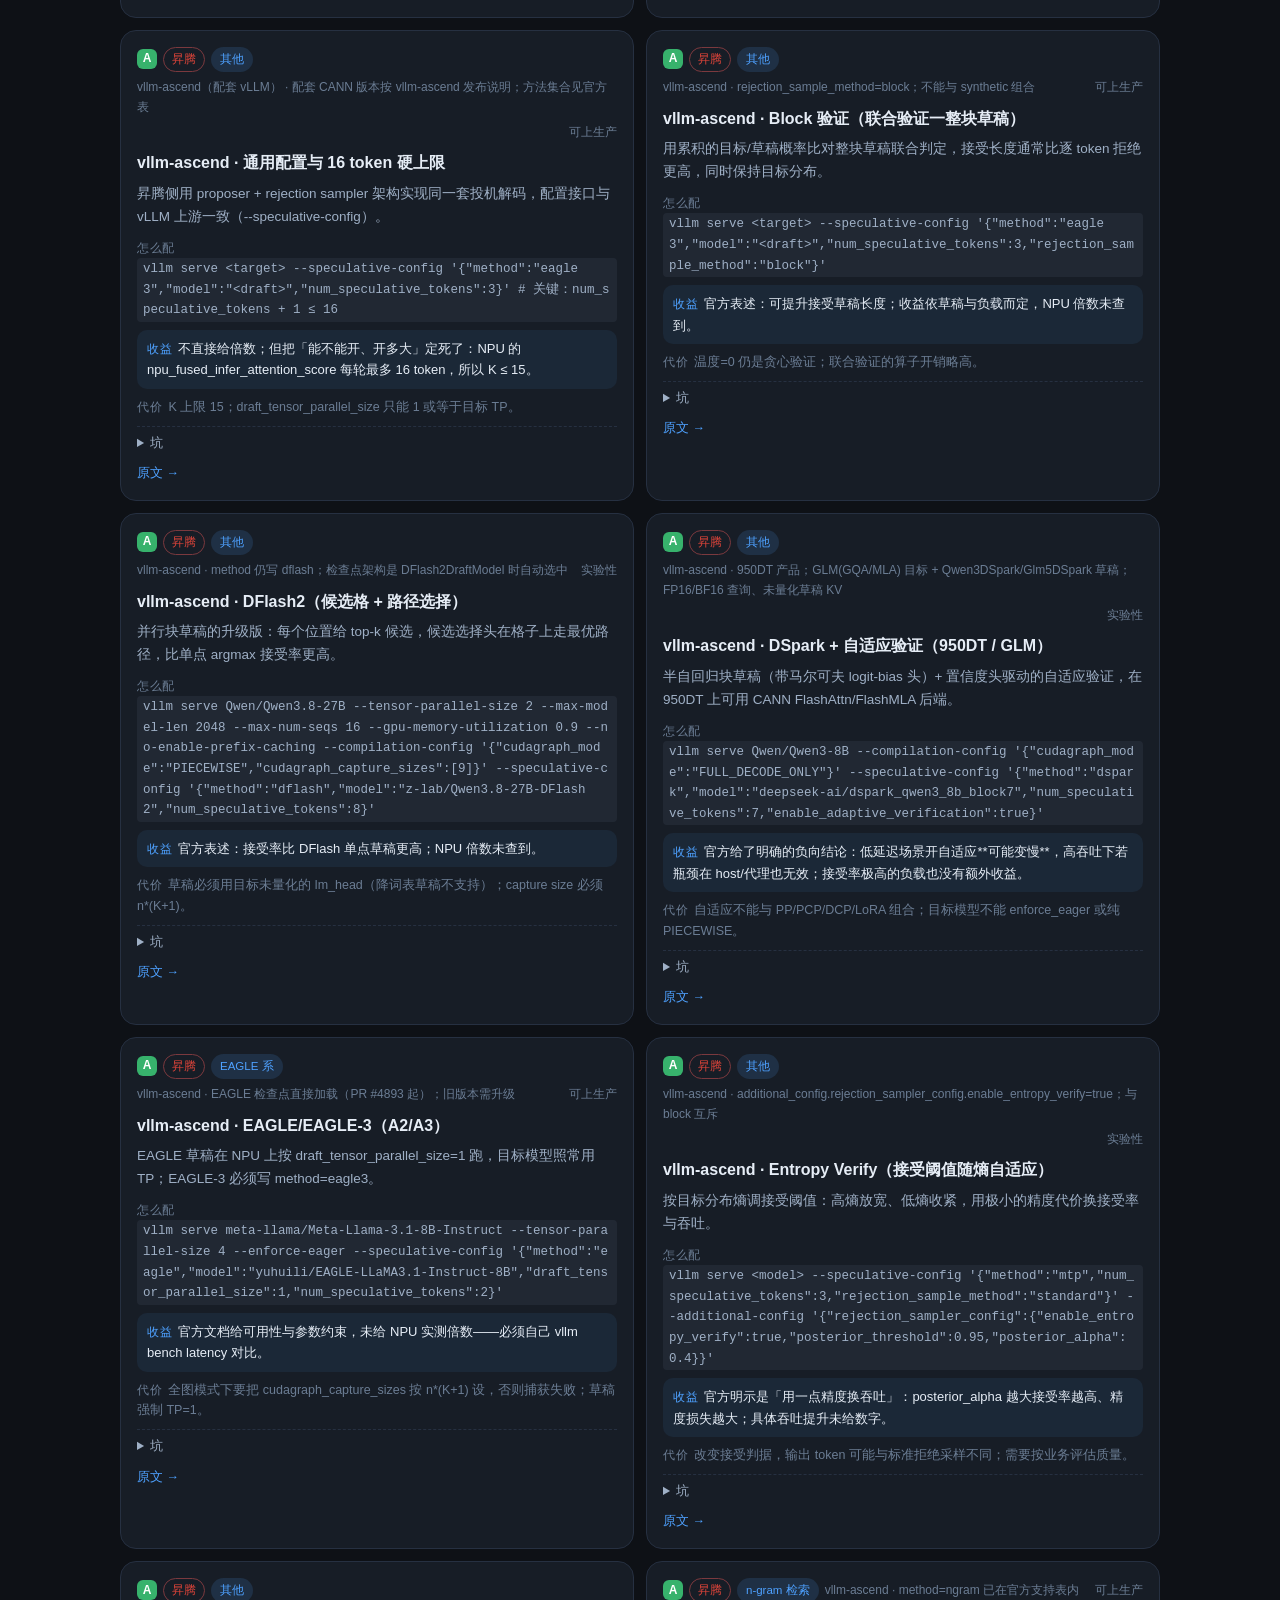
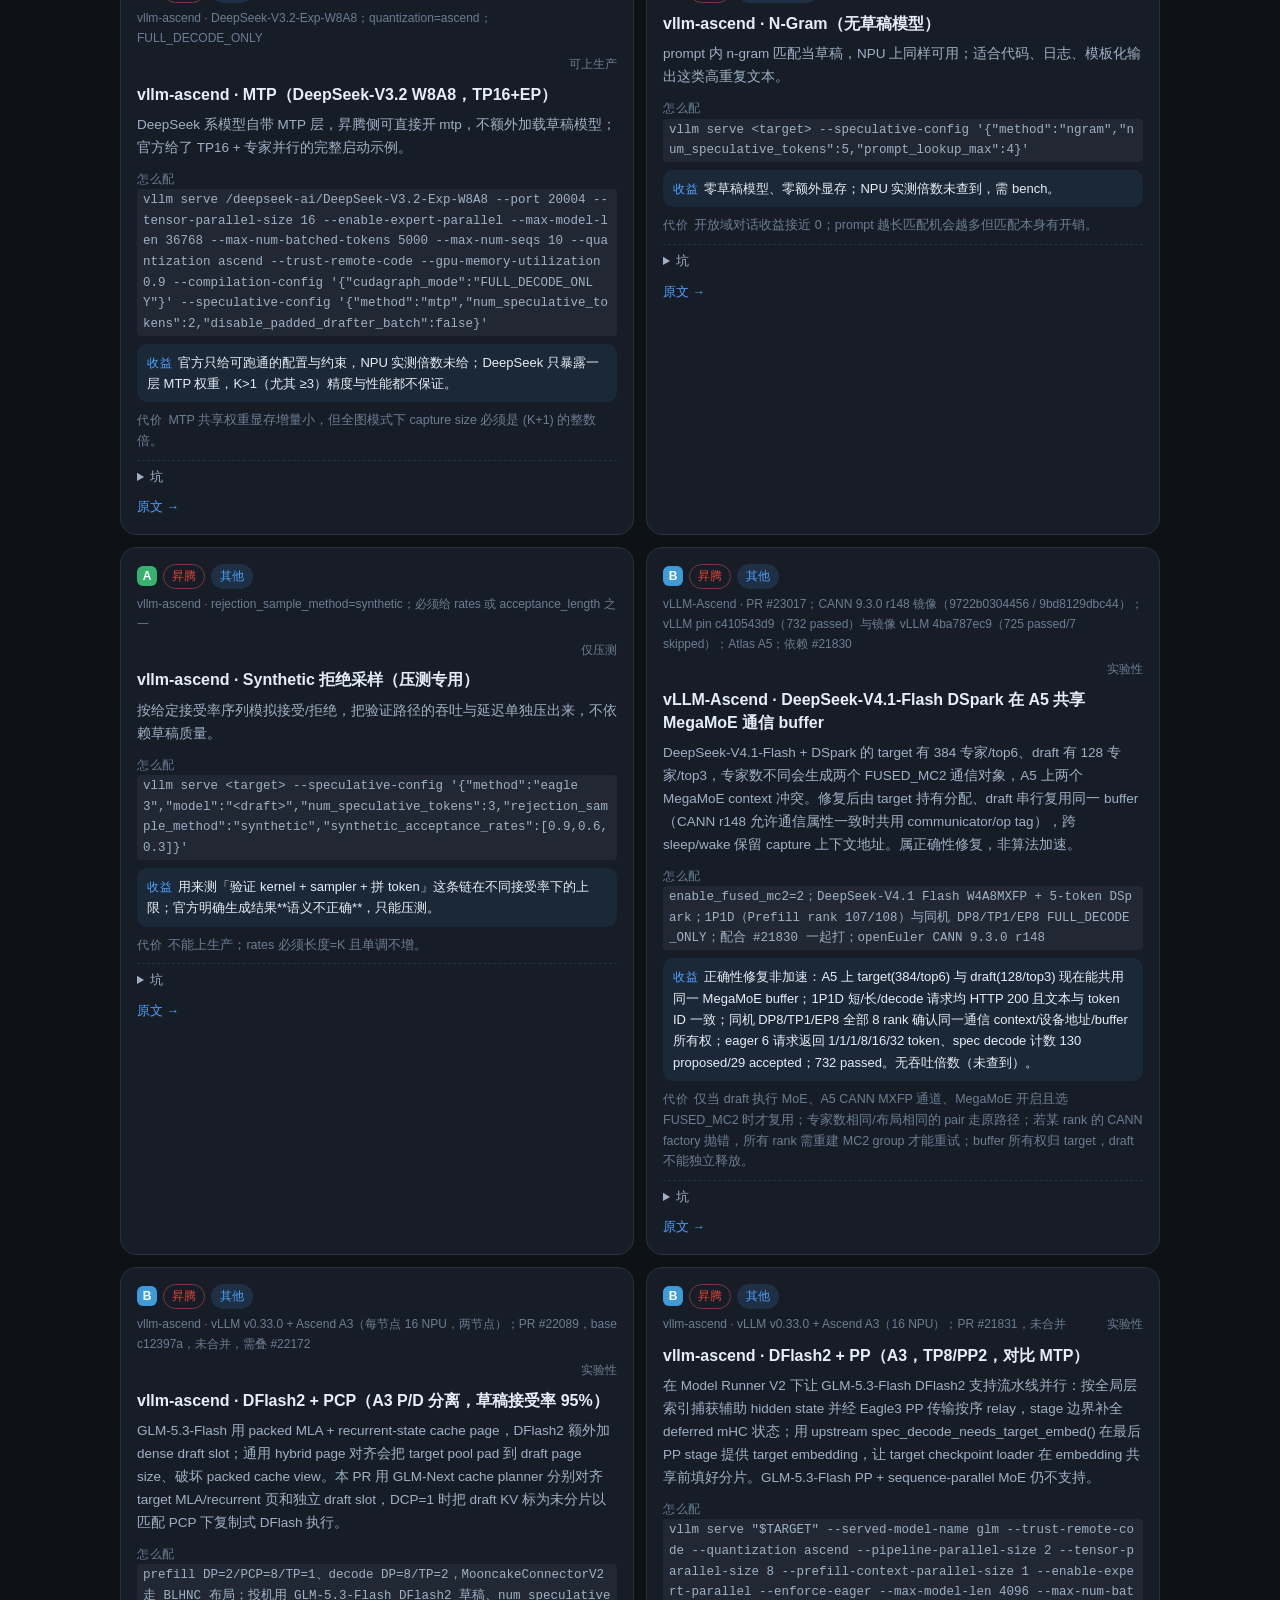
<file: spec.html>
﻿<!DOCTYPE html>
<html lang="zh-CN">
<head>
<meta charset="UTF-8">
<meta name="viewport" content="width=device-width, initial-scale=1.0">
<title>投机解码全景图 · AI 情报站</title>
<meta name="description" content="投机解码（speculative decoding）全景：draft 模型、EAGLE、Medusa、Lookahead、n-gram 检索、树形验证，NVIDIA 与昇腾两条线的实测与坑。">
<link rel="stylesheet" href="assets/style.css">
<link rel="stylesheet" href="assets/spec.css">
<link rel="icon" href="data:image/svg+xml,<svg xmlns='http://www.w3.org/2000/svg' viewBox='0 0 100 100'><text y='.9em' font-size='90'>⚡</text></svg>">
</head>
<body>
<header class="site-header">
  <div class="wrap">
    <div class="header-inner">
      <a class="brand" href="index.html" aria-label="回到首页">
        <span class="logo">⚡</span>
        <div>
          <h1>投机解码全景图</h1>
          <p class="tagline">draft 怎么选 · 接受率怎么调 · 两条线实测与坑</p>
        </div>
      </a>
      <div class="header-actions">
        <button id="theme-toggle" class="icon-btn" aria-label="切换主题" title="切换主题">◐</button>
      </div>
    </div>
    <nav class="main-nav" aria-label="主导航">
      <a class="nav-link" href="index.html#overview">今日</a>
      <a class="nav-link" href="index.html#list">情报</a>
      <a class="nav-link" href="index.html#kv-block">KV 卸载</a>
      <a class="nav-link" href="graph.html">知识图谱</a>
      <a class="nav-link is-active" href="spec.html">投机解码</a>
    </nav>
  </div>
</header>

<main class="wrap">
  <section id="spec-overview" class="spec-overview" aria-label="全景统计"></section>

  <section class="toolbar spec-toolbar">
    <div id="spec-filters" class="filters" role="tablist" aria-label="筛选"></div>
    <div class="search-box">
      <input id="spec-search" type="search" placeholder="搜索方案、引擎、参数、收益、坑…" aria-label="搜索">
    </div>
  </section>

  <section id="spec-list" class="spec-list" aria-live="polite"></section>
  <section id="spec-empty" class="empty" hidden></section>
</main>

<footer class="site-footer">
  <div class="wrap">
    <p>由团队每日整理 · 数字与结论以原文链接为准 · 只有证据 A/B 才写「建议上」</p>
    <p class="muted">仓库：<a href="https://github.com/ZhengDeL/AI-Collect" target="_blank" rel="noopener">ZhengDeL/AI-Collect</a></p>
  </div>
</footer>

<script src="assets/spec.js"></script>
<script src="assets/ui.js"></script>
</body>
</html>
</file>
<file: assets/style.css>
/* AI 情报站 —— 纯静态样式，无 CDN、无构建；暗/亮双主题 */
:root {
  /* 8px 栅格 */
  --sp: 8px;
  --header-h: 92px; /* 由 app.js syncHeaderHeight() 按实际顶栏高度同步 */
  --radius: 16px;
  --radius-sm: 10px;

  --bg: #0e1116;
  --bg-soft: #151a22;
  --card: #171d26;
  --card-hover: #1d2531;
  --line: #263041;
  --ink: #e6edf6;
  --ink-2: #9fb0c6;
  --ink-3: #6b7d94;
  --accent: #4ea1ff;
  --accent-soft: rgba(78, 161, 255, .14);
  --green: #3ddc97;
  --amber: #ffb454;
  --red: #ff6b6b;

  --red-soft: rgba(255, 107, 107, .14);
  --green-soft: rgba(61, 220, 151, .14);
  --blue-soft: rgba(78, 161, 255, .14);
  --amber-soft: rgba(255, 180, 84, .14);
  --violet: #a371f7;
  --violet-soft: rgba(163, 113, 247, .16);

  --shadow: 0 6px 24px rgba(0, 0, 0, .28);
  --shadow-soft: 0 2px 10px rgba(0, 0, 0, .18);
}

[data-theme="light"] {
  --bg: #f6f8fb;
  --bg-soft: #eef2f7;
  --card: #ffffff;
  --card-hover: #f9fbfe;
  --line: #dfe6ef;
  --ink: #10151c;
  --ink-2: #4c5c70;
  --ink-3: #7d8ea3;
  --accent: #1f6feb;
  --accent-soft: rgba(31, 111, 235, .1);
  --violet: #7c4dff;
  --violet-soft: rgba(124, 77, 255, .12);
  --shadow: 0 4px 18px rgba(15, 35, 65, .08);
  --shadow-soft: 0 2px 10px rgba(15, 35, 65, .06);
}

* { box-sizing: border-box; }
[hidden] { display: none !important; }
html { scroll-behavior: smooth; }

body {
  margin: 0;
  background: var(--bg);
  color: var(--ink);
  font: 15px/1.65 -apple-system, BlinkMacSystemFont, "Segoe UI", "PingFang SC",
        "Hiragino Sans GB", "Microsoft YaHei", sans-serif;
  -webkit-font-smoothing: antialiased;
}

.wrap { max-width: 1080px; margin: 0 auto; padding: 0 20px; }

/* ---------- 顶栏 ---------- */
.site-header {
  position: sticky;
  top: 0;
  z-index: 10;
  backdrop-filter: blur(12px);
  background: color-mix(in srgb, var(--bg) 82%, transparent);
  border-bottom: 1px solid var(--line);
}
.header-inner {
  display: flex;
  align-items: center;
  justify-content: space-between;
  padding-top: calc(var(--sp) * 2);
  padding-bottom: calc(var(--sp) * 2);
}
.brand { display: flex; align-items: center; gap: 12px; }
.logo { font-size: 26px; line-height: 1; }
.brand h1 { margin: 0; font-size: 19px; letter-spacing: .2px; }
.tagline { margin: 2px 0 0; font-size: 12.5px; color: var(--ink-3); }

/* ---------- 顶部主导航（今日 / 情报 / KV 卸载 / 知识图谱）---------- */
.main-nav {
  display: flex;
  align-items: center;
  gap: 4px;
  overflow-x: auto;
  scrollbar-width: none;
  -webkit-overflow-scrolling: touch;
  border-top: 1px solid var(--line);
}
.main-nav::-webkit-scrollbar { display: none; }
.nav-link {
  flex: none;
  padding: 9px 14px;
  font-size: 13.5px;
  font-weight: 600;
  color: var(--ink-2);
  text-decoration: none;
  border-radius: var(--radius-sm);
  white-space: nowrap;
  transition: .16s;
}
.nav-link:hover { color: var(--accent); background: var(--accent-soft); }
.nav-link.is-active { color: var(--accent); background: var(--accent-soft); }
.brand { text-decoration: none; color: inherit; }

/* ---------- 回到顶部（所有页面共用，由 assets/ui.js 注入） ---------- */
.to-top {
  position: fixed;
  right: 18px;
  bottom: 22px;
  z-index: 40;
  width: 42px;
  height: 42px;
  display: grid;
  place-items: center;
  font-size: 18px;
  line-height: 1;
  color: var(--ink-2);
  background: color-mix(in srgb, var(--bg) 86%, transparent);
  border: 1px solid var(--line);
  border-radius: 50%;
  box-shadow: 0 6px 20px rgba(0, 0, 0, .18);
  backdrop-filter: blur(8px);
  cursor: pointer;
  opacity: 0;
  transform: translateY(8px);
  pointer-events: none;
  transition: opacity .18s, transform .18s, color .16s, border-color .16s;
}
.to-top.is-visible { opacity: 1; transform: none; pointer-events: auto; }
.to-top:hover { color: var(--accent); border-color: var(--accent); }

/* ---------- 首屏今日要点（从 title 自动生成，最多 3 条）---------- */
.briefing {
  margin-top: calc(var(--sp) * 2);
  padding: calc(var(--sp) * 2) calc(var(--sp) * 2.5);
  border: 1px solid var(--line);
  border-left: 3px solid var(--accent);
  border-radius: var(--radius-sm);
  background: linear-gradient(180deg, var(--accent-soft), transparent 85%);
}
.brief-eyebrow { margin: 0 0 var(--sp); font-size: 12px; letter-spacing: 1px; color: var(--ink-3); }
.brief-list { list-style: none; margin: 0; padding: 0; display: grid; gap: 6px; }
.brief-item { display: flex; align-items: flex-start; gap: 10px; font-size: 14.5px; line-height: 1.6; }
.brief-num {
  flex: none; width: 20px; height: 20px; margin-top: 2px;
  display: grid; place-items: center;
  border-radius: 6px; background: var(--accent); color: var(--bg);
  font-size: 12px; font-weight: 700; font-variant-numeric: tabular-nums;
}
.brief-text { min-width: 0; overflow-wrap: anywhere; color: var(--ink); }

/* ---------- 今日概览 ---------- */
.overview {
  margin-top: calc(var(--sp) * 3);
  padding: calc(var(--sp) * 3);
  border: 1px solid var(--line);
  border-radius: var(--radius);
  background:
    radial-gradient(900px 220px at 0% -30%, var(--accent-soft), transparent 70%),
    linear-gradient(180deg, var(--bg-soft), var(--card));
  box-shadow: var(--shadow);
  animation: rise .42s ease both;
}
.ov-eyebrow {
  font-size: 12px;
  letter-spacing: 1.4px;
  text-transform: uppercase;
  color: var(--ink-3);
  margin: 0 0 calc(var(--sp) * 1);
}
.ov-top {
  display: flex;
  flex-wrap: wrap;
  align-items: flex-end;
  justify-content: space-between;
  gap: var(--sp);
}
.ov-date { font-size: 22px; font-weight: 700; letter-spacing: .3px; margin: 0; }
.ov-total { display: flex; align-items: baseline; gap: 8px; }
.ov-total b { font-size: 34px; line-height: 1; color: var(--accent); font-variant-numeric: tabular-nums; }
.ov-total span { font-size: 13px; color: var(--ink-3); }

.ov-stats {
  display: flex;
  flex-wrap: wrap;
  gap: var(--sp);
  margin-top: calc(var(--sp) * 2);
}
.ov-stat {
  display: inline-flex;
  align-items: center;
  gap: var(--sp);
  padding: calc(var(--sp) * .75) calc(var(--sp) * 1.5);
  border: 1px solid var(--line);
  border-radius: 999px;
  background: var(--card);
  font-size: 13px;
}
.ov-stat .dot { width: 8px; height: 8px; border-radius: 50%; flex: none; }
.ov-stat b { font-variant-numeric: tabular-nums; }
.ov-stat em { font-style: normal; color: var(--ink-3); }
.ov-stat[data-src="昇腾"] .dot { background: var(--red); }
.ov-stat[data-src="英伟达"] .dot { background: var(--green); }
.ov-stat[data-src="快讯"] .dot,
.ov-stat[data-src="其他"] .dot { background: var(--accent); }
.ov-stat[data-src="创新"] .dot { background: var(--amber); }

.ov-picks {
  margin-top: calc(var(--sp) * 2.5);
  padding-top: calc(var(--sp) * 2);
  border-top: 1px dashed var(--line);
}
.ov-picks h3 { margin: 0 0 var(--sp); font-size: 13px; color: var(--ink-3); font-weight: 600; }
.ov-pick {
  display: flex;
  flex-wrap: wrap;
  align-items: center;
  gap: var(--sp);
  padding: calc(var(--sp) * .75) 0;
  font-size: 14px;
}
.ov-pick .rank { color: var(--amber); font-weight: 700; }
.ov-pick a { color: var(--ink); text-decoration: none; overflow-wrap: anywhere; }
.ov-pick a:hover { color: var(--accent); }

/* ---------- 工具条 / 日期 / 筛选 ---------- */
.toolbar {
  display: flex;
  flex-wrap: wrap;
  gap: 12px;
  align-items: center;
  justify-content: space-between;
  padding: calc(var(--sp) * 3) 0 calc(var(--sp) * 1.5);
}
/* 主列表工具条 sticky 吸顶：滚到哪都能搜。吸在顶栏下方（--header-h 由 JS 同步），
   半透明背景 + backdrop-filter；只作用于 #toolbar，不影响 KV 区块的同名工具条。 */
#toolbar {
  position: sticky;
  top: var(--header-h);
  z-index: 8;
  background: color-mix(in srgb, var(--bg) 88%, transparent);
  backdrop-filter: blur(10px);
  -webkit-backdrop-filter: blur(10px);
  border-bottom: 1px solid var(--line);
  padding-top: calc(var(--sp) * 1.5);
  padding-bottom: calc(var(--sp) * 1.5);
}
.filters { display: flex; flex-wrap: wrap; gap: var(--sp); }
.chip {
  border: 1px solid var(--line);
  background: transparent;
  color: var(--ink-2);
  padding: 6px 13px;
  border-radius: 999px;
  font-size: 13.5px;
  cursor: pointer;
  transition: .16s;
}
.chip:hover { border-color: var(--accent); color: var(--ink); }
.chip.active {
  background: var(--accent-soft);
  border-color: var(--accent);
  color: var(--accent);
  font-weight: 600;
}
.chip .count { opacity: .6; margin-left: 6px; font-size: 12px; }

.search-box input {
  width: 260px;
  max-width: 60vw;
  padding: 9px 13px;
  border-radius: var(--radius-sm);
  border: 1px solid var(--line);
  background: var(--bg-soft);
  color: var(--ink);
  font-size: 14px;
  outline: none;
  transition: .16s;
}
.search-box input:focus { border-color: var(--accent); box-shadow: 0 0 0 3px var(--accent-soft); }

.meta-bar {
  display: flex;
  flex-wrap: wrap;
  gap: 12px;
  align-items: center;
  justify-content: space-between;
  padding: calc(var(--sp) * .75) 0 calc(var(--sp) * 2);
  border-bottom: 1px dashed var(--line);
  margin-bottom: calc(var(--sp) * 2.5);
}
.date-nav { display: flex; align-items: center; gap: 8px; }
.date-label { font-size: 17px; font-weight: 650; letter-spacing: .3px; }
.icon-btn {
  width: 32px; height: 32px;
  border-radius: var(--radius-sm);
  border: 1px solid var(--line);
  background: var(--bg-soft);
  color: var(--ink-2);
  font-size: 16px;
  cursor: pointer;
  display: grid; place-items: center;
  transition: .16s;
}
.icon-btn:hover:not(:disabled) { color: var(--ink); border-color: var(--accent); }
.icon-btn:disabled { opacity: .3; cursor: default; }
.summary { font-size: 13px; color: var(--ink-3); }

/* ---------- 今日 TOP 10 ---------- */
.topbox {
  margin-bottom: calc(var(--sp) * 3);
  padding: calc(var(--sp) * 2.5) calc(var(--sp) * 3);
  border: 1px solid var(--line);
  border-radius: var(--radius);
  background: linear-gradient(180deg, var(--bg-soft), var(--card));
  box-shadow: var(--shadow-soft);
  animation: rise .38s ease both;
}
.top-eyebrow { margin: 0 0 calc(var(--sp) * 1.5); font-size: 12px; letter-spacing: 1.2px; color: var(--ink-3); }
.top-list { list-style: none; margin: 0; padding: 0; display: grid; grid-template-columns: minmax(0, 1fr); gap: 2px; }
.top-item a {
  display: flex;
  align-items: center;
  gap: var(--sp);
  padding: 6px 4px;
  border-radius: var(--radius-sm);
  color: var(--ink);
  text-decoration: none;
  font-size: 13.5px;
  min-width: 0;
}
.top-item a:hover { background: var(--accent-soft); }
.top-rank {
  flex: none; width: 22px; height: 22px; border-radius: 6px;
  display: grid; place-items: center;
  font-size: 12px; font-weight: 700; font-variant-numeric: tabular-nums;
  color: var(--accent); border: 1px solid var(--accent);
}
.top-item:nth-child(-n+3) .top-rank { background: var(--accent); color: var(--bg); }
.top-title { flex: 1 1 auto; min-width: 0; overflow-wrap: anywhere; }
.top-score {
  flex: none; font-variant-numeric: tabular-nums; font-weight: 700;
  color: var(--amber); font-size: 13px;
}

/* ---------- 分组 + 卡片 ---------- */
.list { padding-bottom: calc(var(--sp) * 5); }
.group { margin-bottom: calc(var(--sp) * 3.5); animation: rise .4s ease both; }
.group-head {
  display: flex;
  align-items: center;
  gap: var(--sp);
  margin-bottom: calc(var(--sp) * 1.5);
}
.group-head .badge { font-size: 13px; padding: 4px 12px; }
.group-count { font-size: 12.5px; color: var(--ink-3); }
.group-line { flex: 1; height: 1px; background: var(--line); }
/* 显式单列轨道：默认 grid 隐式列是 auto(=max-content)，长标题会把整列撑到 900px
   造成窄屏横向溢出；minmax(0,1fr) 把轨道锁在容器宽度内 */
.group-cards { display: grid; grid-template-columns: minmax(0, 1fr); gap: calc(var(--sp) * 2); }

.card {
  background: var(--card);
  border: 1px solid var(--line); /* 一张卡只留一条细边，去掉叠加阴影 */
  border-radius: var(--radius);
  padding: calc(var(--sp) * 2.5) calc(var(--sp) * 3);
  transition: border-color .18s;
  animation: rise .38s ease both;
  animation-delay: calc(var(--i, 0) * 16ms);
  overflow-wrap: anywhere;
  min-width: 0;
}
/* hover 只提亮边框，不再位移、不再叠阴影 */
.card:hover { border-color: var(--accent); }

.card-top {
  display: flex;
  flex-wrap: wrap;
  gap: var(--sp);
  align-items: center;
  margin-bottom: var(--sp);
  font-size: 12.5px;
  color: var(--ink-3);
}
.badge {
  padding: 2px 9px;
  border-radius: 6px;
  font-weight: 600;
  font-size: 12px;
  letter-spacing: .2px;
}
.badge.昇腾 { background: var(--red-soft); color: #ff8f8f; }
.badge.英伟达 { background: var(--green-soft); color: var(--green); }
.badge.快讯 { background: var(--blue-soft); color: var(--accent); }
.badge.创新 { background: var(--amber-soft); color: var(--amber); }
.badge.其他 { background: var(--accent-soft); color: var(--accent); }
.badge.星榜 { background: var(--violet-soft); color: var(--violet); }

.card h2 {
  margin: 0 0 calc(var(--sp) * .75);
  font-size: 17px; font-weight: 600; line-height: 1.4;
  display: -webkit-box; -webkit-box-orient: vertical; -webkit-line-clamp: 2;
  line-clamp: 2; overflow: hidden;
}
.card h2 a { color: var(--ink); text-decoration: none; }
.card h2 a:hover { color: var(--accent); }
/* 来源/时间/可信度合成标题下一行小灰字 */
.card-meta {
  display: flex; flex-wrap: wrap; align-items: center;
  gap: 4px 12px; margin-bottom: calc(var(--sp) * 1.25);
  font-size: 12.5px; color: var(--ink-3);
}
.card-meta .meta-time, .card-meta .meta-cred { color: var(--ink-3); }
.card-meta .cbadge { display: none; } /* 旧结构残留保险：统一走 meta-cred 灰字 */

/* 组内 TOP3 名次徽章：accent 描边，#1 实心 */
.rankbadge {
  display: inline-block; vertical-align: middle; margin-right: 8px;
  padding: 1px 8px; border-radius: 6px;
  font-size: 12px; font-weight: 700; font-variant-numeric: tabular-nums;
  color: var(--accent); border: 1px solid var(--accent);
}
.rankbadge.rank-1 { background: var(--accent); color: var(--bg); }

/* 创新判断带：左侧 3px accent 竖线，13px / --ink-2，默认折叠成一行 */
.innov-band {
  margin-top: calc(var(--sp) * 1.5);
  padding: calc(var(--sp) * .75) calc(var(--sp) * 1.5);
  border-left: 3px solid var(--accent);
  background: var(--accent-soft);
  border-radius: 0 var(--radius-sm) var(--radius-sm) 0;
  font-size: 13px;
  color: var(--ink-2);
  min-width: 0;
}
.innov-band > summary {
  list-style: none; cursor: pointer;
  display: flex; flex-wrap: wrap; align-items: center; gap: 8px;
  color: var(--ink-2);
  user-select: none;
  min-width: 0;
}
.innov-band > summary::-webkit-details-marker { display: none; }
.innov-band > summary::before { content: "▸"; color: var(--accent); transition: transform .16s; display: inline-block; flex: none; }
.innov-band[open] > summary::before { transform: rotate(90deg); }
.innov-peek { flex: 1 1 160px; min-width: 0; overflow: hidden; text-overflow: ellipsis; white-space: nowrap; }
.innov-body { margin-top: var(--sp); overflow-wrap: anywhere; }

/* 要点：每条独立成行，正文 15.5px / 行高 1.7；常显前 2 条，其余折叠 */
.points-box { margin: 0 0 calc(var(--sp) * 1.25); }
.points-more { margin-top: calc(var(--sp) * .5); }
.points-more > summary {
  list-style: none;
  cursor: pointer;
  display: inline-flex;
  align-items: center;
  gap: 6px;
  font-size: 12.5px;
  color: var(--accent);
  user-select: none;
  padding: 2px 0;
}
.points-more > summary::-webkit-details-marker { display: none; }
.points-more > summary::before { content: "▸"; transition: transform .16s; display: inline-block; }
.points-more[open] > summary::before { transform: rotate(90deg); }
.points-more > summary:hover { text-decoration: underline; }
.points {
  margin: 0;
  padding-left: calc(var(--sp) * 2.5);
  color: var(--ink-2);
  font-size: 15.5px;
  line-height: 1.7;
}
.points li { margin: calc(var(--sp) * .5) 0; }
.points li::marker { color: var(--accent); }

.card-foot {
  display: flex;
  flex-wrap: wrap;
  gap: var(--sp);
  align-items: center;
  font-size: 12.5px;
  color: var(--ink-3);
  border-top: 1px solid var(--line);
  padding-top: calc(var(--sp) * 1.5);
}

/* 有色徽标：verdict / 可信度 */
.vbadge, .cbadge {
  display: inline-flex;
  align-items: center;
  gap: 5px;
  padding: 3px 10px;
  border-radius: 999px;
  font-size: 12px;
  font-weight: 600;
  border: 1px solid transparent;
  /* 可信度文本可能很长（如星榜条目），绝不 nowrap：允许折行并锁在卡片宽度内，
     否则单枚徽标会把整张卡片撑宽、窄屏横向溢出 */
  white-space: normal;
  max-width: 100%;
  overflow-wrap: anywhere;
  min-width: 0;
}
.vbadge-yes { background: var(--green-soft); color: var(--green); border-color: color-mix(in srgb, var(--green) 35%, transparent); }
.vbadge-maybe { background: var(--amber-soft); color: var(--amber); border-color: color-mix(in srgb, var(--amber) 35%, transparent); }
.vbadge-no { background: var(--bg-soft); color: var(--ink-3); border-color: var(--line); }
/* 长文本徽标折行后圆角收敛，避免变成大胶囊 */
.cbadge { font-weight: 500; border-radius: 8px; }
.cbadge-high { background: var(--green-soft); color: var(--green); }
.cbadge-mid { background: var(--blue-soft); color: var(--accent); }
.cbadge-low { background: var(--red-soft); color: var(--red); }

.card-tags { margin-top: calc(var(--sp) * 1.25); }
.tags { display: flex; gap: 6px; flex-wrap: wrap; }
.tag {
  background: var(--bg-soft);
  border: 1px solid var(--line);
  padding: 1px 8px;
  border-radius: 6px;
  font-size: 11.5px;
  color: var(--ink-3);
}
/* 调优方法条：只对「业界调优」这一个 tag 上 --accent 色，与其他灰色 tag 拉开辨识度 */
.tag.tag-tune {
  background: var(--accent-soft);
  border-color: color-mix(in srgb, var(--accent) 45%, transparent);
  color: var(--accent);
  font-weight: 600;
}
.origin {
  color: var(--accent);
  text-decoration: none;
  white-space: nowrap;
  font-weight: 600;
}
.origin:hover { text-decoration: underline; }

/* ---------- 聚焦查看（TOP 点击 / #card-<id> 分享）---------- */
/* 聚焦态隐藏概览/TOP/筛选/日期/搜索，列表从页首开始，只留聚焦条 + 目标卡 */
body.focusing #overview,
body.focusing #briefing,
body.focusing .toolbar,
body.focusing .meta-bar,
body.focusing #starbox,
body.focusing #topbox { display: none !important; }
.focus-bar {
  display: flex;
  flex-wrap: wrap;
  align-items: center;
  justify-content: space-between;
  gap: var(--sp);
  padding: calc(var(--sp) * 1.5) calc(var(--sp) * 2);
  margin-bottom: calc(var(--sp) * 2);
  border: 1px solid var(--line);
  border-left: 3px solid var(--accent);
  border-radius: var(--radius-sm);
  background: var(--accent-soft);
  font-size: 14px;
  color: var(--ink-2);
}
.focus-label { min-width: 0; overflow-wrap: anywhere; }
.focus-back {
  flex: none;
  padding: 6px 14px;
  border: 1px solid var(--accent);
  border-radius: 999px;
  background: transparent;
  color: var(--accent);
  font-size: 13px;
  font-weight: 600;
  cursor: pointer;
  transition: .16s;
}
.focus-back:hover { background: var(--accent); color: var(--bg); }
/* 命中聚焦的卡片：3px accent 描边，明显区别于普通卡 */
.card.focused {
  border: 3px solid var(--accent);
  box-shadow: 0 0 0 4px var(--accent-soft), var(--shadow);
  animation: none; /* 聚焦卡不做入场位移，保证首行立刻落在视口内 */
  transform: none;
}

.empty { text-align: center; padding: calc(var(--sp) * 9) 0; color: var(--ink-3); }

.site-footer {
  border-top: 1px solid var(--line);
  padding: calc(var(--sp) * 3) 0 calc(var(--sp) * 5);
  font-size: 13px;
  color: var(--ink-3);
}
.site-footer p { margin: 4px 0; }
.site-footer a { color: var(--accent); text-decoration: none; }
.muted { opacity: .8; }

@keyframes rise {
  from { opacity: 0; transform: translateY(8px); }
  to   { opacity: 1; transform: translateY(0); }
}

@media (prefers-reduced-motion: reduce) {
  * { animation: none !important; transition: none !important; }
}

@media (max-width: 640px) {
  .wrap { padding: 0 16px; }
  .header-inner { padding-top: calc(var(--sp) * 1.5); padding-bottom: calc(var(--sp) * 1.5); }
  .nav-link { padding: 9px 9px; font-size: 12.5px; letter-spacing: -.1px; }
  #toolbar { align-items: stretch; }
  .search-box { width: 100%; }
  .search-box input { width: 100%; max-width: none; }
  /* chips 横向滚动 + 右侧渐隐提示，避免换行把首屏撑高 */
  .filters {
    flex-wrap: nowrap;
    overflow-x: auto;
    scrollbar-width: none;
    -webkit-overflow-scrolling: touch;
    padding-right: 24px; /* 给渐隐遮罩留位 */
    mask-image: linear-gradient(90deg, #000 calc(100% - 24px), transparent 100%);
    -webkit-mask-image: linear-gradient(90deg, #000 calc(100% - 24px), transparent 100%);
  }
  .filters::-webkit-scrollbar { display: none; }
  .chip { flex: none; }
  .overview { padding: calc(var(--sp) * 2); margin-top: calc(var(--sp) * 2); }
  /* 来源统计横滑一行，别用两三行把首屏撑高 */
  .ov-stats {
    flex-wrap: nowrap; overflow-x: auto; scrollbar-width: none;
    mask-image: linear-gradient(90deg, #000 calc(100% - 20px), transparent 100%);
    -webkit-mask-image: linear-gradient(90deg, #000 calc(100% - 20px), transparent 100%);
  }
  .ov-stats::-webkit-scrollbar { display: none; }
  .ov-stat { flex: none; }
  .ov-date { font-size: 18px; }
  .ov-total b { font-size: 28px; }
  .briefing { padding: calc(var(--sp) * 1.5); }
  .brief-item { font-size: 15px; line-height: 1.6; }
  /* 窄屏要点最多两行，避免首屏被长标题撑满 */
  .brief-text {
    display: -webkit-box; -webkit-box-orient: vertical;
    -webkit-line-clamp: 2; overflow: hidden;
  }
  .card { padding: calc(var(--sp) * 2); border-radius: var(--radius-sm); }
  .card h2 { font-size: 17px; }
  .points { font-size: 15px; line-height: 1.65; }
  .group-cards { gap: 12px; } /* 375px 卡片间距 12px */
  .topbox { padding: calc(var(--sp) * 2); }
  .top-item a { flex-wrap: wrap; }
  .top-title { flex-basis: 100%; order: 3; }
  .innov-band { padding: calc(var(--sp) * .75); }
  .innov-peek { flex-basis: 100%; }
}

/* ---------- 常驻专题（KV / 图谱 / 投机解码）---------- */
.topics { margin-top: calc(var(--sp) * 4); }
.topics-head h2 { margin: 0; font-size: 17px; }
.topics-head p { margin: 4px 0 0; font-size: 12.5px; color: var(--ink-3); }
.topic-grid {
  display: grid;
  grid-template-columns: repeat(3, minmax(0, 1fr));
  gap: calc(var(--sp) * 1.5);
  margin-top: calc(var(--sp) * 1.5);
}
.topic-card {
  display: flex; flex-direction: column; gap: 6px;
  padding: calc(var(--sp) * 2);
  border: 1px solid var(--line);
  border-radius: var(--radius-sm);
  background: var(--card);
  text-decoration: none; color: inherit;
  transition: border-color .16s, transform .16s;
}
.topic-card:hover { border-color: var(--accent); transform: translateY(-1px); }
.topic-logo { font-size: 20px; line-height: 1; }
.topic-name { font-size: 14.5px; font-weight: 700; }
.topic-desc { font-size: 12.5px; line-height: 1.6; color: var(--ink-3); }
.topic-meta { margin-top: auto; font-size: 12px; color: var(--ink-3); }
.topic-meta b { color: var(--accent); font-size: 13px; }
@media (max-width: 720px) {
  .topic-grid { grid-template-columns: minmax(0, 1fr); gap: 10px; }
  .topic-card { padding: calc(var(--sp) * 1.6); }
}

/* ── 星榜：榜单表（替代 20 张重复卡片） ───────────────────────── */
.starbox { margin: calc(var(--sp) * 2) auto 0; max-width: var(--maxw, 1080px); }
.star-head { display: flex; align-items: center; gap: 10px; flex-wrap: wrap; margin-bottom: 10px; }
.star-title { font-size: 15px; font-weight: 700; }
.star-note { font-size: 12px; color: var(--ink-3); line-height: 1.5; }
.star-wrap { overflow-x: auto; border: 1px solid var(--line); border-radius: 10px; background: var(--card); }
.star-table { width: 100%; border-collapse: collapse; font-size: 13px; min-width: 620px; }
.star-table th {
  position: sticky; top: 0; z-index: 1; text-align: left; font-weight: 600;
  font-size: 12px; color: var(--ink-3); background: var(--card);
  padding: 8px 10px; border-bottom: 1px solid var(--line); white-space: nowrap;
}
.star-table td { padding: 7px 10px; border-bottom: 1px solid var(--line-soft, var(--line)); vertical-align: top; }
.star-table tr:last-child td { border-bottom: 0; }
.star-table .c-rank { width: 34px; color: var(--ink-3); font-variant-numeric: tabular-nums; }
.star-table .c-repo a { color: var(--ink); font-weight: 600; text-decoration: none; }
.star-table .c-repo a:hover { color: var(--accent); text-decoration: underline; }
.star-table .c-desc { display: block; margin-top: 2px; font-size: 12px; color: var(--ink-3); line-height: 1.45; }
.star-table .c-lang { white-space: nowrap; color: var(--ink-2); }
.star-table .c-num { text-align: right; font-variant-numeric: tabular-nums; white-space: nowrap; }
.star-table .c-day { color: var(--green); }
.star-table .c-move { width: 64px; text-align: right; }
.star-badge { display: inline-block; font-size: 11px; padding: 1px 7px; border-radius: 999px; background: var(--accent-soft); color: var(--ink-3); }
.star-badge.is-new { background: var(--green-soft); color: var(--green); font-weight: 700; }
.star-badge.up { background: var(--green-soft); color: var(--green); }
.star-badge.down { background: var(--red-soft); color: #ff8f8f; }
.star-table tr.row-new { background: color-mix(in srgb, var(--green) 6%, transparent); }
@media (max-width: 560px) {
  .star-table { min-width: 0; }
  .star-table .c-lang, .star-table th.c-lang { display: none; }
  .star-table td, .star-table th { padding: 7px 6px; }
}
@media (max-width: 560px) {
  .star-table { table-layout: fixed; width: 100%; }
  .star-table .c-rank { width: 26px; }
  .star-table .c-num { width: 58px; }
  .star-table .c-move { width: 48px; padding-left: 2px; padding-right: 4px; }
  .star-table .c-repo { word-break: break-word; }
  .star-table .c-desc { display: none; }
  .star-table .c-repo a { font-size: 12.5px; }
  .star-badge { font-size: 10px; padding: 1px 5px; }
}
</file>
<file: assets/kv.css>
/* KV 卸载全景 —— 情报站首页内嵌区块与 kv.html 子页共用样式
   颜色一律走 style.css 的主题变量；不覆盖日报的任何选择器（.filters 已收窄到 #kv-filters） */

/* 首页内嵌区块：与日报列表之间用分隔线断开 */
#kv-block {
  margin-top: calc(var(--sp) * 6);
  padding-top: calc(var(--sp) * 4);
  border-top: 1px solid var(--line);
  scroll-margin-top: 96px;   /* 从页首「↓ 常驻专题」跳过来时不被吸顶页头盖住 */
}
/* 聚焦查看某条日报时整块隐藏，与 .toolbar / #topbox 的处理保持一致 */
body.focusing #kv-block { display: none !important; }
.kv-block-head { margin-bottom: calc(var(--sp) * 2); }
.kv-block-title { margin: 0; font-size: 24px; letter-spacing: .3px; }
.kv-block-head .kv-sub a { color: var(--accent); text-decoration: none; }
.kv-block-head .kv-sub a:hover { text-decoration: underline; }
/* 内嵌在首页时区块头已经写了专题名，概览卡里的重复小标题不再显示 */
#kv-block #kv-overview .kv-eyebrow { display: none; }
#kv-block #kv-overview { margin-top: calc(var(--sp) * 2); }

/* 页首跳转提示（只有首页有） */
.kv-jump {
  display: flex; justify-content: center;
  margin: calc(var(--sp) * 2) 0 0;
  font-size: 13px;
}
.kv-jump a {
  display: inline-flex; align-items: center; gap: 6px;
  padding: 7px 14px; border: 1px solid var(--line); border-radius: 999px;
  background: var(--card); color: var(--ink-2); text-decoration: none;
  transition: .16s;
}
.kv-jump a:hover { border-color: var(--accent); color: var(--accent); }
.kv-jump b { color: var(--accent); font-variant-numeric: tabular-nums; }

.kv-overview {
  margin-top: calc(var(--sp) * 3);
  padding: calc(var(--sp) * 3);
  border: 1px solid var(--line);
  border-radius: var(--radius);
  background:
    radial-gradient(900px 220px at 0% -30%, var(--accent-soft), transparent 70%),
    linear-gradient(180deg, var(--bg-soft), var(--card));
  box-shadow: var(--shadow);
  animation: rise .42s ease both;
}
.kv-eyebrow { margin: 0 0 var(--sp); font-size: 12px; letter-spacing: 1.2px; color: var(--ink-3); }
.kv-overview h2 { margin: 0; font-size: 21px; letter-spacing: .3px; }
.kv-sub { margin: 4px 0 0; font-size: 13px; color: var(--ink-3); }
.kv-totals { display: flex; flex-wrap: wrap; gap: var(--sp); margin-top: calc(var(--sp) * 2); }
.kv-total {
  padding: 8px 14px; border: 1px solid var(--line); border-radius: 999px;
  background: var(--card); font-size: 13px; color: var(--ink-2);
}
.kv-total b { margin-left: 6px; font-size: 18px; color: var(--accent); font-variant-numeric: tabular-nums; }
.kv-dist {
  display: flex; flex-wrap: wrap; align-items: center; gap: calc(var(--sp) * 1.5);
  margin-top: calc(var(--sp) * 2); padding-top: calc(var(--sp) * 2);
  border-top: 1px dashed var(--line);
}
.dist-label { font-size: 12px; color: var(--ink-3); }
.ev-dist-item { display: inline-flex; align-items: center; gap: 6px; font-size: 13px; color: var(--ink-2); }
.ev-dist-item b { font-variant-numeric: tabular-nums; color: var(--ink); }

/* 三组筛选：组间叠加(AND)，组内单选。只作用于 KV 的 #kv-filters，不动日报的 .filters */
#kv-filters { flex-direction: column; align-items: flex-start; gap: 8px; }
.filter-row { display: flex; flex-wrap: wrap; align-items: center; gap: 6px; }
.filter-label { font-size: 12px; color: var(--ink-3); min-width: 34px; }
.chip.kv-disabled { opacity: .38; cursor: not-allowed; }
.chip.kv-disabled:hover { border-color: var(--line); color: var(--ink-2); }

/* 双列 / 单列：用 minmax(0,1fr) 锁轨道，长文本不撑破窄屏 */
.kv-list {
  display: grid; grid-template-columns: minmax(0, 1fr);
  gap: calc(var(--sp) * 2); padding-bottom: calc(var(--sp) * 5);
}
@media (min-width: 820px) {
  .kv-list { grid-template-columns: minmax(0, 1fr) minmax(0, 1fr); }
}

.kv-card { display: flex; flex-direction: column; }
.kv-id { font-variant-numeric: tabular-nums; }
.badge-nvidia { background: var(--green-soft); color: var(--green); }
.badge-ascend { background: var(--red-soft); color: #ff8f8f; }
.badge-other { background: var(--accent-soft); color: var(--accent); }
.kv-engine { color: var(--ink-3); overflow-wrap: anywhere; min-width: 0; }
.origin-none { color: var(--ink-3); font-weight: 400; }
.ebadge {
  display: inline-flex; align-items: center; justify-content: center;
  width: 22px; height: 22px; border-radius: 6px;
  font-size: 12px; font-weight: 700; flex: none;
}
.ev-A { background: var(--green-soft); color: var(--green); border: 1px solid color-mix(in srgb, var(--green) 40%, transparent); }
.ev-B { background: var(--blue-soft); color: var(--accent); border: 1px solid color-mix(in srgb, var(--accent) 40%, transparent); }
.ev-C { background: var(--amber-soft); color: var(--amber); border: 1px solid color-mix(in srgb, var(--amber) 40%, transparent); }
.ev-D { background: var(--red-soft); color: var(--red); border: 1px solid color-mix(in srgb, var(--red) 40%, transparent); }

.kv-tags { display: flex; flex-wrap: wrap; gap: 6px; margin-bottom: calc(var(--sp) * 1.25); }
.kv-gain {
  margin: 0 0 calc(var(--sp) * 1.5);
  padding: calc(var(--sp) * 1.25) calc(var(--sp) * 2);
  border-left: 3px solid var(--accent);
  background: var(--accent-soft);
  border-radius: 0 var(--radius-sm) var(--radius-sm) 0;
  font-size: 14.5px; font-weight: 600; color: var(--accent);
  overflow-wrap: anywhere; min-width: 0;
}
.gain-label { display: inline-block; margin-right: 8px; font-size: 11.5px; font-weight: 700; letter-spacing: .5px; opacity: .75; }

.pitfall { margin-top: auto; border: 1px solid var(--line); border-radius: var(--radius-sm); }
.pitfall > summary {
  list-style: none; cursor: pointer; user-select: none;
  padding: calc(var(--sp) * 1.25) calc(var(--sp) * 2);
  font-size: 13px; color: var(--ink-2);
}
.pitfall > summary::-webkit-details-marker { display: none; }
.pitfall > summary::before { content: "▸"; color: var(--accent); display: inline-block; margin-right: 8px; transition: transform .16s; }
.pitfall[open] > summary::before { transform: rotate(90deg); }
.pit-body { padding: 0 calc(var(--sp) * 2) calc(var(--sp) * 1.5); }
.pit-row { display: flex; gap: 8px; padding: 5px 0; font-size: 12.5px; border-top: 1px dashed var(--line); }
.pit-k { flex: none; width: 56px; color: var(--ink-3); }
.pit-v { color: var(--ink-2); overflow-wrap: anywhere; min-width: 0; }

/* 证据分级下面那行释义 */
.kv-evnote {
  margin: calc(var(--sp) * 1.5) 0 0;
  font-size: 12.5px;
  line-height: 1.6;
  color: var(--ink-3);
}

/* 图例：默认收起，点开逐条解释 S1–S6 / L1–L5 / A–D */
.kv-legend {
  margin-top: calc(var(--sp) * 2);
  border: 1px solid var(--line);
  border-radius: var(--radius-sm);
  background: var(--card);
}
.kv-legend > summary {
  padding: 10px 14px;
  font-size: 13px;
  color: var(--ink-2);
  cursor: pointer;
  list-style: none;
  display: flex;
  align-items: center;
  gap: 8px;
}
.kv-legend > summary::-webkit-details-marker { display: none; }
.kv-legend > summary::before {
  content: "▸";
  color: var(--accent);
  transition: transform .16s;
}
.kv-legend[open] > summary::before { transform: rotate(90deg); }
.kv-legend > summary:hover { color: var(--accent); }
.leg-body { padding: 0 14px 14px; }
.leg-sec + .leg-sec { margin-top: calc(var(--sp) * 2); }
.leg-sec h3 {
  margin: 0 0 6px;
  font-size: 12.5px;
  font-weight: 700;
  letter-spacing: .3px;
  color: var(--ink);
}
.leg-sec dl { margin: 0; }
.leg-row {
  display: grid;
  grid-template-columns: 140px 1fr;
  gap: 10px;
  padding: 5px 0;
  border-top: 1px dashed var(--line);
  font-size: 12.5px;
}
.leg-row dt { display: flex; align-items: baseline; gap: 6px; color: var(--ink-2); }
.leg-row dd { margin: 0; color: var(--ink-3); line-height: 1.6; }
.leg-code {
  flex: none;
  min-width: 26px;
  padding: 1px 5px;
  border-radius: 5px;
  background: var(--accent-soft);
  color: var(--accent);
  font-variant-numeric: tabular-nums;
  text-align: center;
}
.leg-note { margin: 8px 0 0; font-size: 12.5px; line-height: 1.6; color: var(--ink-3); }
@media (max-width: 520px) {
  .leg-row { grid-template-columns: 1fr; gap: 2px; }
}
</file>
<file: assets/graph.css>
/* 推理技术知识图谱 v1 · P0 骨架 —— 复用 style.css 主题变量；零 CDN / 零构建 / 零框架 */

/* ---------- 页头 ---------- */
.g-app { padding-top: calc(var(--sp) * 3); padding-bottom: calc(var(--sp) * 5); }
.g-head { display: flex; flex-wrap: wrap; gap: 12px; align-items: flex-end; justify-content: space-between; margin-bottom: calc(var(--sp) * 2); }
.g-head h2 { margin: 0; font-size: 21px; letter-spacing: .3px; }
.g-ver { font-size: 11px; font-weight: 600; color: var(--accent); background: var(--accent-soft); padding: 3px 8px; border-radius: 999px; vertical-align: middle; margin-left: 6px; }
.g-meta { margin: 5px 0 0; font-size: 12.5px; color: var(--ink-3); }
.g-statline { display: flex; flex-wrap: wrap; gap: 8px; }
.g-stat { padding: 5px 11px; border: 1px solid var(--line); border-radius: 999px; background: var(--card); font-size: 12.5px; color: var(--ink-2); }
.g-stat b { color: var(--accent); margin-left: 5px; font-variant-numeric: tabular-nums; }

/* ---------- 三栏布局：左栏 250 / 画布 1fr / 面板 400 ---------- */
.g-grid { display: block; }
.g-grid.has-panel { display: block; }
.g-head-actions { display: flex; gap: 8px; }
.g-toggle {
  border: 1px solid var(--line); background: var(--card); color: var(--ink-2);
  border-radius: 10px; padding: 7px 12px; font-size: 12.5px; cursor: pointer; font-family: inherit;
}
.g-toggle:hover, .g-toggle[aria-expanded="true"] { color: var(--ink); border-color: var(--accent); }
/* 侧栏改成浮层抽屉：默认收起，画布吃满整屏；点「筛选 / 视图」拉开 */
.g-side {
  position: fixed; left: 12px; top: 104px; width: 272px; z-index: 70;
  max-height: calc(100vh - 124px); overflow: auto;
  padding: 12px; border: 1px solid var(--line); border-radius: 14px; background: var(--card);
  box-shadow: 0 20px 60px rgba(0, 0, 0, .45);
  transform: translateX(calc(-100% - 26px)); transition: transform .2s ease;
  display: flex; flex-direction: column; gap: 12px;
}
.g-side.is-open { transform: none; }
.g-side .g-side-block { padding: 0; border: 0; background: transparent; }

/* ---------- 左栏 ---------- */
.g-side { display: flex; flex-direction: column; gap: calc(var(--sp) * 2); min-width: 0; }
.g-side-block { border: 1px solid var(--line); border-radius: var(--radius); background: var(--card); padding: 13px; }
.g-label { display: block; font-size: 12px; color: var(--ink-3); margin-bottom: 6px; }
.g-search {
  width: 100%; padding: 9px 11px; border: 1px solid var(--line); border-radius: var(--radius-sm);
  background: var(--bg); color: var(--ink); font-size: 13px; font-family: inherit;
}
.g-search:focus { outline: none; border-color: var(--accent); }
.g-search::placeholder { color: var(--ink-3); }
.g-hint { margin: 6px 0 0; font-size: 11px; color: var(--ink-3); line-height: 1.5; }
.g-block-title { margin: 0 0 9px; font-size: 12.5px; color: var(--ink); font-weight: 700; letter-spacing: .3px; }
.g-block-title small { font-weight: 400; color: var(--ink-3); font-size: 10.5px; margin-left: 4px; }

/* 视图切换 */
.g-views { display: grid; grid-template-columns: 1fr 1fr; gap: 6px; }
.g-view-btn {
  padding: 8px 6px; border: 1px solid var(--line); border-radius: 9px; background: var(--bg);
  color: var(--ink-2); font-size: 12px; font-weight: 600; cursor: pointer; transition: .15s; text-align: center;
}
.g-view-btn:hover { border-color: var(--accent); color: var(--accent); }
.g-view-btn.active { background: var(--accent-soft); border-color: var(--accent); color: var(--accent); }

/* 多维筛选 chips */
.g-filters { display: flex; flex-direction: column; gap: 8px; }
.g-filter-row { display: flex; flex-wrap: wrap; gap: 5px; align-items: center; }
.g-filter-label { width: 40px; flex: none; font-size: 11px; color: var(--ink-3); }
.g-filter-chips { display: flex; flex-wrap: wrap; gap: 5px; }
.g-fchip {
  padding: 4px 9px; border: 1px solid var(--line); border-radius: 999px; background: var(--bg);
  color: var(--ink-2); font-size: 11.5px; cursor: pointer; transition: .15s; white-space: nowrap;
}
.g-fchip:hover:not(:disabled) { border-color: var(--accent); }
.g-fchip.active { background: var(--accent-soft); border-color: var(--accent); color: var(--accent); font-weight: 600; }
.g-fchip:disabled { opacity: .38; cursor: not-allowed; }
.g-fchip .cnt { margin-left: 4px; color: var(--ink-3); font-variant-numeric: tabular-nums; }
.g-fchip.active .cnt { color: var(--accent); }

/* 覆盖率矩阵 */
.g-matrix-scroll { overflow-x: auto; max-width: 100%; }
.g-matrix { border-collapse: collapse; font-size: 10.5px; width: 100%; }
.g-matrix th, .g-matrix td { border: 1px solid var(--line); padding: 4px 5px; text-align: center; white-space: nowrap; }
.g-matrix th { color: var(--ink-3); font-weight: 600; background: var(--bg); }
.g-matrix th.gm-rowhead { text-align: left; position: sticky; left: 0; z-index: 1; }
.g-matrix td.gm-cell { cursor: pointer; color: var(--ink-2); font-variant-numeric: tabular-nums; transition: .12s; }
.g-matrix td.gm-cell:hover { background: var(--accent-soft); color: var(--accent); }
.g-matrix td.gm-cell.on { background: var(--accent); color: var(--bg); font-weight: 700; }
.g-matrix td.gm-zero { color: var(--ink-3); opacity: .45; cursor: default; }
.g-clear { margin-top: 8px; width: 100%; padding: 6px; border: 1px solid var(--accent); border-radius: 8px; background: var(--accent-soft); color: var(--accent); font-size: 11.5px; cursor: pointer; }

/* 左栏简版图例 */
.g-legend-short { display: flex; flex-wrap: wrap; gap: 6px; }
.g-ls-item { display: inline-flex; align-items: center; gap: 5px; font-size: 11px; color: var(--ink-2); background: var(--bg); border: 1px solid var(--line); border-radius: 999px; padding: 3px 8px; }
.g-ls-ico { width: 17px; height: 17px; border-radius: 5px; display: inline-grid; place-items: center; font-size: 10px; color: #fff; flex: none; }

/* ---------- 画布 ---------- */
.g-main { min-width: 0; }
.g-stage { position: relative; border: 1px solid var(--line); border-radius: var(--radius); background: linear-gradient(180deg, var(--bg-soft), var(--card)); overflow: hidden; min-height: calc(100vh - 232px); }
#gsvg { display: block; width: 100%; height: 620px; cursor: grab; touch-action: none; }
#gsvg.dragging { cursor: grabbing; }
.g-zoom { position: absolute; top: 12px; right: 12px; display: flex; gap: 5px; flex-wrap: wrap; justify-content: flex-end; }
.g-zoom button {
  min-width: 32px; height: 32px; padding: 0 8px; border: 1px solid var(--line); border-radius: 9px;
  background: var(--card); color: var(--ink); font-size: 15px; cursor: pointer; box-shadow: var(--shadow-soft);
}
.g-zoom button:hover { border-color: var(--accent); color: var(--accent); }
.g-zoom #zfit, .g-zoom #zreset { font-size: 11px; }
.g-view-badge { position: absolute; top: 14px; left: 14px; font-size: 11.5px; color: var(--ink-3); background: var(--card); border: 1px solid var(--line); border-radius: 999px; padding: 4px 10px; pointer-events: none; }
.g-loading, .g-empty { position: absolute; inset: 0; display: grid; place-items: center; align-content: center; gap: 6px; text-align: center; padding: 24px; color: var(--ink-2); font-size: 14px; background: var(--card); }
.g-loading b, .g-empty b { color: var(--accent); }
.g-empty span { font-size: 12px; color: var(--ink-3); }

/* 泳道视图：泳道标签 */
.g-lane-bg { fill: var(--bg-soft); opacity: .9; }
.g-lane-alt { fill: var(--card); opacity: .85; }
.g-lane-label {
  fill: var(--ink-2); font-size: 11px; font-weight: 700;
  paint-order: stroke; stroke: var(--bg); stroke-width: 3px; stroke-linejoin: round;
}
.g-lane-rule { stroke: var(--line); stroke-width: 1.2; opacity: .9; }
/* 引擎卡片看板：一张卡片 = 一个推理引擎，卡片内节点排成网格 */
.g-card-bg { fill: var(--card); stroke: var(--line); stroke-width: 1; }
.g-card-title { fill: var(--ink); font-size: 13px; font-weight: 700; }
.g-card-count { fill: var(--ink-3); font-size: 11px; }
.g-card-more { fill: var(--accent, #2563eb); font-size: 11px; cursor: pointer; }
.g-ball { fill: rgba(120, 140, 180, 0.09); stroke: var(--line); stroke-width: 1; stroke-dasharray: 4 5; cursor: pointer; }
.g-ball:hover { fill: rgba(120, 140, 180, 0.16); }
.g-ball-name { fill: var(--ink-2); font-size: 12px; font-weight: 600; }
.g-ball-more { fill: var(--accent, #2563eb); font-size: 10.5px; cursor: pointer; }
.gp-links { margin: 6px 0 0; padding-left: 18px; }
.gp-links li { margin: 3px 0; font-size: 12.5px; }
.g-axis-label { fill: var(--ink-3); font-size: 11px; }

/* 边：按 12 类分色 + 线型（图例线共用 --lc） */
.edge { stroke-width: 1.2; opacity: .24; transition: opacity .15s, stroke-width .15s; }
.edge-implements { stroke: var(--accent); }
.edge-runs_on { stroke: var(--ink-2); stroke-dasharray: 2 3; }
.edge-implemented_by { stroke: var(--violet); stroke-dasharray: 2 3; }
.edge-depends_on { stroke: var(--amber); stroke-dasharray: 7 4; }
.edge-relieves { stroke: var(--green); }
.edge-compresses { stroke: var(--violet); }
.edge-tradeoff { stroke: var(--red); stroke-dasharray: 9 3 2 3; }
.edge-alternative { stroke: var(--ink-2); stroke-dasharray: 4 3; }
.edge-prerequisite { stroke: var(--amber); stroke-dasharray: 1 3; }
.edge-asc_equivalent { stroke: var(--green); stroke-dasharray: 6 2 1 2; }
.edge-measured_on { stroke: var(--ink-3); stroke-dasharray: 3 3; }
.edge-maintained_by { stroke: var(--accent); stroke-dasharray: 8 3; }
.edge-supersedes { stroke: var(--red); stroke-dasharray: 10 4; }

/* 节点：7 类颜色 + 图标（图标用 text 画在圆里） */
.node { cursor: pointer; transition: opacity .15s; }
.node-circle { stroke: var(--card); stroke-width: 2; transition: stroke-width .15s; }
.t-engine .node-circle { fill: var(--accent); }
.t-tech .node-circle { fill: var(--green); }
.t-impl .node-circle { fill: var(--violet); }
.t-system .node-circle { fill: var(--amber); }
.t-hardware .node-circle { fill: var(--red); }
.t-community .node-circle { fill: #e07ab5; }
.t-metric .node-circle { fill: #48c9d6; }
.node-ico { font-size: 11px; fill: #fff; font-weight: 700; text-anchor: middle; pointer-events: none; }
.asc-flag { font-size: 10px; fill: var(--amber); font-weight: 800; text-anchor: middle; pointer-events: none; }
.node-label {
  font-size: 11.5px; fill: var(--ink); font-weight: 600; pointer-events: none;
  paint-order: stroke; stroke: var(--bg); stroke-width: 3.5px; stroke-linejoin: round;
}
.node.hi .node-circle, .node.selected .node-circle, .node.search-hit .node-circle { stroke: var(--ink); stroke-width: 4; }
.node-label.lo { visibility: hidden; }
.node.hov .node-label, .node.selected .node-label { visibility: visible !important; }
.edge.hi { opacity: 1; stroke-width: 3; }
.dimmed { opacity: .1 !important; }

/* ---------- 详情面板：固定九分区（右侧浮层，不挤压画布） ---------- */
.g-panel {
  position: fixed; right: 12px; top: 104px; width: 410px; z-index: 75;
  max-height: calc(100vh - 124px); overflow: auto;
  border: 1px solid var(--line); border-radius: var(--radius); background: var(--card);
  padding: 15px; max-height: 620px; overflow: auto; min-width: 0; box-shadow: var(--shadow);
}
.gp-top { display: flex; align-items: flex-start; gap: 9px; }
.gp-ico { width: 26px; height: 26px; border-radius: 8px; display: grid; place-items: center; color: #fff; font-size: 13px; flex: none; }
.gp-title-wrap { min-width: 0; flex: 1; }
.gp-name { margin: 0; font-size: 17px; line-height: 1.35; }
.gp-badges { display: flex; flex-wrap: wrap; gap: 5px; margin-top: 6px; }
.gp-badge { font-size: 10.5px; padding: 2px 7px; border-radius: 999px; border: 1px solid var(--line); color: var(--ink-2); background: var(--bg); }
.gp-badge.b-type { color: var(--accent); border-color: var(--accent); }
.gp-close { border: 1px solid var(--line); background: transparent; color: var(--ink-3); border-radius: 8px; width: 28px; height: 28px; cursor: pointer; font-size: 16px; flex: none; }
.gp-close:hover { color: var(--ink); border-color: var(--accent); }

.gp-sec { margin-top: 15px; padding-top: 13px; border-top: 1px solid var(--line); }
.gp-sec h4 { margin: 0 0 7px; font-size: 11.5px; color: var(--accent); letter-spacing: .5px; }
.gp-oneline { margin: 0 0 6px; font-size: 13.5px; color: var(--ink); line-height: 1.6; }
.gp-why { margin: 0; font-size: 12.5px; color: var(--ink-2); line-height: 1.6; }
.gp-body { margin: 0; font-size: 12.5px; color: var(--ink-2); line-height: 1.7; white-space: pre-wrap; }
.gp-formula { margin: 8px 0 0; padding: 9px 10px; background: var(--bg); border: 1px solid var(--line); border-radius: 8px; font: 12px/1.6 ui-monospace, SFMono-Regular, Menlo, Consolas, monospace; color: var(--ink); overflow-x: auto; white-space: pre-wrap; word-break: break-word; }
.gp-none { color: var(--ink-3); font-size: 12px; font-style: normal; }
.gp-impl { border: 1px solid var(--line); border-radius: 9px; padding: 9px; margin-bottom: 7px; background: var(--bg); }
.gp-impl-name { font-size: 12.5px; font-weight: 700; color: var(--ink); }
.gp-impl-path { font: 11px/1.6 ui-monospace, SFMono-Regular, Menlo, Consolas, monospace; color: var(--violet); word-break: break-all; }
.gp-impl-meta { font-size: 11px; color: var(--ink-3); margin-top: 3px; }
.gp-table { width: 100%; border-collapse: collapse; font-size: 11.5px; }
.gp-table th, .gp-table td { border: 1px solid var(--line); padding: 5px 6px; text-align: left; }
.gp-table th { color: var(--ink-3); font-weight: 600; background: var(--bg); }
.gp-table td { color: var(--ink-2); }
.gp-list { margin: 0; padding-left: 17px; font-size: 12.5px; color: var(--ink-2); line-height: 1.65; }
.gp-list li { margin-bottom: 3px; }
.gp-pit { border-left: 3px solid var(--amber); padding: 5px 0 5px 9px; margin-bottom: 7px; font-size: 12px; color: var(--ink-2); line-height: 1.6; }
.gp-pit b { color: var(--amber); }
.gp-rel-group { margin-bottom: 9px; }
.gp-rel-gtitle { font-size: 11px; color: var(--ink-3); margin-bottom: 4px; }
.gp-rel-row { display: flex; flex-wrap: wrap; gap: 5px; align-items: baseline; padding: 5px 0; border-bottom: 1px dashed var(--line); font-size: 12px; }
.gp-rel-row:last-child { border-bottom: none; }
.gp-rel-link { color: var(--accent); cursor: pointer; font-weight: 600; }
.gp-rel-link:hover { text-decoration: underline; }
.gp-rel-arrow { color: var(--ink-3); }
.gp-rel-note { width: 100%; color: var(--ink-3); font-size: 11px; line-height: 1.5; }
.gp-comm dt { font-size: 11px; color: var(--ink-3); }
.gp-comm dd { margin: 0 0 6px; font-size: 12px; color: var(--ink-2); line-height: 1.55; }
.gp-url { display: block; font-size: 11.5px; color: var(--accent); word-break: break-all; text-decoration: none; margin-bottom: 3px; }
.gp-url:hover { text-decoration: underline; }
.gp-actions { display: flex; gap: 8px; margin-top: 16px; position: sticky; bottom: -15px; background: var(--card); padding: 11px 0 2px; border-top: 1px solid var(--line); }
.gp-act { flex: 1; padding: 8px; border: 1px solid var(--line); border-radius: 9px; background: var(--bg); color: var(--ink-2); font-size: 12px; cursor: pointer; }
.gp-act:hover { border-color: var(--accent); color: var(--accent); }
.gp-act.primary { background: var(--accent-soft); border-color: var(--accent); color: var(--accent); font-weight: 600; }
.gp-toast { position: fixed; bottom: 24px; left: 50%; transform: translateX(-50%); background: var(--ink); color: var(--bg); padding: 8px 16px; border-radius: 999px; font-size: 12px; z-index: 50; }

/* ---------- 完整图例（图下方可折叠，默认收起） ---------- */
.g-legend-full { margin-top: calc(var(--sp) * 2); border: 1px solid var(--line); border-radius: var(--radius-sm); background: var(--card); }
.g-legend-full summary { padding: 11px 14px; cursor: pointer; font-size: 12.5px; color: var(--ink-2); font-weight: 600; }
.g-legend-full summary:hover { color: var(--accent); }
.g-legend-body { padding: 0 14px 14px; display: grid; grid-template-columns: 1fr 1fr; gap: 18px; }
.g-leg-sec h4 { margin: 0 0 8px; font-size: 12px; color: var(--ink); }
.g-leg-item { display: flex; align-items: flex-start; gap: 8px; padding: 4px 0; font-size: 12px; color: var(--ink-2); }
.g-leg-ico { width: 20px; height: 20px; border-radius: 6px; display: grid; place-items: center; color: #fff; font-size: 11px; flex: none; }
.g-leg-line { width: 26px; height: 0; border-top: 2px solid var(--lc, var(--ink-3)); flex: none; margin-top: 9px; }
.g-leg-item b { color: var(--ink); }
.g-leg-item small { display: block; color: var(--ink-3); font-size: 10.5px; }
.l-implements { --lc: var(--accent); }
.l-implemented_by { --lc: var(--violet); }
.l-depends_on { --lc: var(--amber); }
.l-relieves { --lc: var(--green); }
.l-compresses { --lc: var(--violet); }
.l-tradeoff { --lc: var(--red); }
.l-alternative { --lc: var(--ink-2); }
.l-prerequisite { --lc: var(--amber); }
.l-asc_equivalent { --lc: var(--green); }
.l-measured_on { --lc: var(--ink-3); }
.l-maintained_by { --lc: var(--accent); }
.l-supersedes { --lc: var(--red); }

/* ---------- 响应式 768 / 375 ---------- */
@media (max-width: 1050px) {
  .g-panel { width: min(410px, 92vw); }
}
@media (max-width: 767px) {
  .g-app { padding-top: calc(var(--sp) * 2); }
  .g-head h2 { font-size: 18px; }
  .g-side { left: 8px; right: 8px; width: auto; top: 92px; max-height: calc(100vh - 108px); }
  .g-panel { position: fixed; left: 8px; right: 8px; width: auto; top: 92px; max-height: calc(100vh - 108px); }
  .g-filters, .g-views, .g-matrix-scroll, .g-legend-short { overflow-x: auto; }
  .g-stage { min-height: calc(100vh - 210px); }
  #gsvg { height: auto; }
  .node-label { font-size: 11px; }
  .g-legend-body { grid-template-columns: 1fr; }
  .g-statline { width: 100%; }
}
@media (max-width: 400px) {
  .g-ver { display: none; }
  .g-zoom { top: 8px; right: 8px; }
  .g-zoom button { height: 30px; min-width: 30px; }
}

/* ---------- 总览地图（v2 首屏：HTML 承载入口，点击目标大） ---------- */
.g-map { min-height: calc(100vh - 232px); display: flex; flex-direction: column; gap: 16px; padding: 4px 2px 0; }
.g-map-top { display: flex; align-items: flex-end; justify-content: space-between; gap: 16px; flex-wrap: wrap; }
.g-map-title h2 { margin: 0; font-size: 26px; letter-spacing: .3px; }
.g-map-title p { margin: 5px 0 0; color: var(--ink-3); font-size: 12.5px; }
.g-map-search { flex: 0 1 340px; min-width: 220px; }
.g-map-stacks { display: grid; grid-template-columns: 1fr 1fr; gap: 14px; align-items: start; }
.g-stack { border: 1px solid var(--line); border-radius: 16px; background: var(--card); padding: 14px 16px; }
.g-stack.nvidia { border-left: 3px solid var(--green, #2e9e6b); }
.g-stack.ascend { border-left: 3px solid var(--accent); }
.g-stack.other { border-left: 3px solid var(--ink-3); }
.g-stack-head { display: flex; align-items: baseline; gap: 8px; margin-bottom: 10px; }
.g-stack-name { font-size: 15px; font-weight: 700; }
.g-stack-sub { font-size: 11.5px; color: var(--ink-3); }
.g-engines { display: grid; grid-template-columns: repeat(3, minmax(0, 1fr)); gap: 8px; }
.g-engine { display: flex; flex-direction: column; gap: 3px; padding: 9px 10px; border: 1px solid var(--line); border-radius: 10px; background: var(--bg); cursor: pointer; text-align: left; font-family: inherit; min-height: 52px; }
.g-engine:hover { border-color: var(--accent); background: var(--bg-soft); }
.g-engine-name { font-size: 13px; font-weight: 600; color: var(--ink); }
.g-engine-meta { font-size: 11px; color: var(--ink-3); }
.g-subgroup { margin: 10px 0 7px; font-size: 11px; letter-spacing: .6px; color: var(--ink-3); }
.g-engine.is-empty { border-style: dashed; opacity: .84; }
.g-engine.is-empty .g-engine-name { color: var(--ink-2); }
.g-map-domains { display: grid; grid-template-columns: repeat(4, minmax(0, 1fr)); gap: 14px; }
.g-dgroup { border: 1px solid var(--line); border-radius: 16px; padding: 12px 12px 14px; background: var(--card); }
.g-dgroup-head { font-size: 11.5px; color: var(--ink-3); letter-spacing: .5px; margin-bottom: 10px; }
.g-balls { display: grid; grid-template-columns: repeat(3, minmax(0, 1fr)); gap: 6px; }
.g-ball-item { display: flex; flex-direction: column; align-items: center; gap: 6px; cursor: pointer; background: none; border: 0; padding: 4px 0; font-family: inherit; }
.g-ball-circle { width: 76px; height: 76px; border-radius: 50%; background: radial-gradient(circle at 32% 26%, rgba(255,255,255,.16), rgba(120,140,180,.2) 58%, rgba(120,140,180,.07)); border: 1px solid var(--line); display: flex; flex-direction: column; align-items: center; justify-content: center; transition: transform .15s ease, border-color .15s ease; }
.g-ball-item:hover .g-ball-circle, .g-ball-item:focus-visible .g-ball-circle { border-color: var(--accent); transform: translateY(-2px); }
.g-ball-n { font-size: 19px; font-weight: 700; color: var(--ink); line-height: 1.1; }
.g-ball-k { font-size: 10px; color: var(--ink-3); }
.g-ball-name { font-size: 12px; color: var(--ink-2); text-align: center; line-height: 1.25; }
.g-map-foot { display: flex; align-items: center; justify-content: space-between; gap: 12px; padding: 2px 2px 10px; color: var(--ink-3); font-size: 12px; }
@media (max-width: 1100px) { .g-map-domains { grid-template-columns: repeat(2, minmax(0, 1fr)); } }
@media (max-width: 767px) {
  .g-map { min-height: 0; gap: 12px; }
  .g-map-title h2 { font-size: 20px; }
  .g-map-stacks { grid-template-columns: 1fr; }
  .g-engines { grid-template-columns: repeat(2, minmax(0, 1fr)); }
  .g-map-domains { grid-template-columns: 1fr; }
  .g-ball-circle { width: 64px; height: 64px; }
  .g-ball-n { font-size: 16px; }
}

/* 图谱页用宽容器：用户要求「整个屏幕」，不再受全站 1080px 限制 */
.wrap { max-width: 1720px; }
@media (min-width: 1900px) { .wrap { max-width: 1860px; } }
.g-main { display: flex; flex-direction: column; }
.g-map { flex: 1 1 auto; }
.g-stack { display: flex; flex-direction: column; }
.g-engines { flex: 1 1 auto; align-content: start; }

/* map v2.1：填满视口高度，球放大，数字只表示节点数 */
.g-map { justify-content: flex-start; gap: 18px; min-height: calc(100vh - 208px); padding-top: 2px; }
.g-map-domains { flex: 0 0 auto; }
.g-ball-circle { width: 92px; height: 92px; }
.g-ball-n { font-size: 26px; letter-spacing: -.5px; }
.g-ball-name { font-size: 13px; font-weight: 600; color: var(--ink); }
.g-dgroup { display: flex; flex-direction: column; }
.g-dgroup .g-balls { flex: 1 1 auto; align-content: center; }
.g-stack .g-engines { align-items: stretch; }
.g-engine { justify-content: center; }
@media (max-width: 767px) { .g-ball-circle { width: 72px; height: 72px; } .g-ball-n { font-size: 20px; } }

.g-ball-circle { width: 100%; max-width: 96px; aspect-ratio: 1; height: auto; }
.g-ball-n { font-size: 28px; }
.g-engine { min-height: 58px; }
@media (max-width: 400px) { .g-ball-circle { width: 84px; height: 84px; } .g-ball-n { font-size: 22px; } }

.g-ball-item { min-width: 0; }
.g-balls { gap: 8px; }
@media (max-width: 767px) {
  .g-head .brand h1 { font-size: 17px; }
  .g-head .tagline { display: none; }
  .g-map-title h2 { font-size: 22px; }
}

/* map v2.2：首屏第一眼说清「这是什么、我该怎么看」 */
.g-app { padding-top: calc(var(--sp) * 2); }
.g-head { margin-bottom: var(--sp); align-items: center; }
.g-head h2 { font-size: 20px; }
.g-map-title p b { color: var(--ink); font-weight: 600; }
.g-map-title { flex: 1 1 420px; }
.g-map-title p { margin: 0; font-size: 13.5px; color: var(--ink-2); line-height: 1.5; }
.g-map-howto { list-style: none; display: flex; gap: 10px; margin: 0; padding: 0; flex-wrap: wrap; }
.g-map-howto li { flex: 1 1 220px; display: flex; flex-direction: column; gap: 3px; padding: 10px 13px; border: 1px solid var(--line); border-radius: 10px; background: var(--card); }
.g-map-howto b { font-size: 13px; color: var(--ink); }
.g-map-howto li span { font-size: 12px; color: var(--ink-3); line-height: 1.4; }
.g-map { gap: 14px; min-height: 0; justify-content: flex-start; }
.g-map-domains { flex: 0 0 auto; align-items: stretch; }
.g-dgroup { display: flex; flex-direction: column; justify-content: flex-start; }
.g-map-foot { margin-top: 12px; }
.g-map-foot-actions { display: flex; gap: 8px; flex-wrap: wrap; }
.g-engine { min-height: 0; padding: 10px 12px; justify-content: flex-start; gap: 4px; }
.g-engine-desc { font-size: 12px; color: var(--ink-2); line-height: 1.35; }
.g-engine-meta { font-size: 11.5px; }
.g-ball-unit { font-size: 10.5px; color: var(--ink-3); line-height: 1; margin-top: 1px; }
@media (max-width: 767px) {
  .g-map-howto { gap: 6px; }
  .g-map-howto li { flex: 1 1 30%; padding: 7px 8px; text-align: center; }
  .g-map-howto li span { display: none; }
  .g-map-howto b { font-size: 11.5px; }
  .g-map { min-height: 0; }
}

/* ================= v3 目录：栈 → 技术域 → 本栈技术 / 案例 ================= */
.g-browse { display: flex; flex-direction: column; gap: 14px; padding: 4px 0 8px; }
.g-browse[hidden] { display: none; }
.g-crumb { font-size: 13px; color: var(--ink-2); min-height: 20px; display: flex; align-items: center; gap: 6px; flex-wrap: wrap; }
.g-crumb i { color: var(--ink-3); font-style: normal; }
.g-crumb b { color: var(--ink); }
.g-v3-crumb-a { color: var(--accent); text-decoration: none; }
.g-v3-crumb-a:hover { text-decoration: underline; }

.g-v3-lede h3 { margin: 0 0 6px; font-size: 20px; }
.g-v3-lede p { margin: 0; font-size: 13.5px; color: var(--ink-2); line-height: 1.6; max-width: 760px; }

/* 一级：两张栈卡 */
.g-v3-stacks { display: grid; grid-template-columns: 1fr 1fr; gap: 14px; }
.g-v3-stack {
  position: relative; display: flex; flex-direction: column; gap: 6px; text-align: left;
  padding: 20px 22px 18px 24px; border-radius: 14px; border: 1px solid var(--line);
  background: var(--card); cursor: pointer; color: inherit; font: inherit;
  border-left-width: 4px; transition: border-color .15s, transform .15s; min-height: 226px;
}
.g-v3-stack:hover { border-color: var(--accent); transform: translateY(-1px); }
.g-v3-stack.nvidia { border-left-color: #4f9e6a; }
.g-v3-stack.ascend { border-left-color: #3f7fd0; }
.g-v3-stack-head { display: flex; align-items: baseline; gap: 8px; }
.g-v3-stack-head b { font-size: 22px; }
.g-v3-stack-head i { font-style: normal; font-size: 12px; color: var(--ink-3); }
.g-v3-stack-num { font-size: 34px; font-weight: 800; line-height: 1.1; letter-spacing: -.5px; }
.g-v3-stack-num em { font-size: 13px; font-weight: 500; color: var(--ink-2); margin-left: 6px; font-style: normal; }
.g-v3-stack-meta { font-size: 12.5px; color: var(--ink-2); }
.g-v3-stack-eng { display: flex; flex-wrap: wrap; gap: 5px; margin-top: 2px; }
.g-v3-stack-eng i { font-style: normal; font-size: 11px; color: var(--ink-3); border: 1px solid var(--line); border-radius: 999px; padding: 1px 7px; }
.g-v3-stack-go { margin-top: 6px; font-size: 12.5px; color: var(--accent); }

/* 二级：12 个技术域 */
.g-v3-dgrid { display: grid; grid-template-columns: repeat(4, minmax(0, 1fr)); gap: 10px; }
.g-v3-dcard {
  display: flex; flex-direction: column; gap: 4px; text-align: left; min-height: 92px;
  padding: 12px 13px; border-radius: 12px; border: 1px solid var(--line); background: var(--card);
  cursor: pointer; color: inherit; font: inherit; transition: border-color .15s, transform .15s;
}
.g-v3-dcard:hover { border-color: var(--accent); transform: translateY(-1px); }
.g-v3-dcard-name { font-size: 14px; font-weight: 700; }
.g-v3-dcard-num { font-size: 24px; font-weight: 800; line-height: 1.1; }
.g-v3-dcard-num em { font-size: 11.5px; font-weight: 500; color: var(--ink-2); margin-left: 4px; font-style: normal; }
.g-v3-dcard-meta { font-size: 11px; color: var(--ink-3); }
.g-v3-dcard-warn { font-size: 11px; color: var(--amber, #b8860b); margin-top: auto; }

/* 三级：技术列表 */
.g-v3-list, .g-v3-cases ul, .g-v3-miss ul { list-style: none; margin: 0; padding: 0; }
.g-v3-list { display: flex; flex-direction: column; gap: 6px; }
.g-v3-rowbtn {
  display: grid; grid-template-columns: minmax(0, 1fr) auto auto; gap: 12px; align-items: center;
  width: 100%; text-align: left; padding: 11px 14px; border-radius: 10px; border: 1px solid var(--line);
  background: var(--card); cursor: pointer; color: inherit; font: inherit;
}
.g-v3-rowbtn:hover { border-color: var(--accent); }
.g-v3-rowname { font-size: 14px; font-weight: 600; overflow: hidden; text-overflow: ellipsis; }
.g-v3-roweng { display: flex; gap: 5px; flex-wrap: wrap; justify-content: flex-end; }
.g-v3-roweng i { font-style: normal; font-size: 10.5px; color: var(--ink-2); border: 1px solid var(--line); border-radius: 999px; padding: 1px 7px; white-space: nowrap; }
.g-v3-rownum { font-size: 11.5px; color: var(--ink-3); white-space: nowrap; }
.g-v3-cases, .g-v3-miss { margin-top: 14px; }
.g-v3-cases h4 { margin: 0 0 6px; font-size: 13px; color: var(--ink-2); }
.g-v3-cases ul { display: flex; flex-direction: column; gap: 6px; }
.g-v3-miss { border: 1px dashed var(--line); border-radius: 10px; padding: 10px 14px; }
.g-v3-miss b { font-size: 12.5px; color: var(--ink-2); }
.g-v3-miss ul { display: flex; flex-wrap: wrap; gap: 4px 14px; margin-top: 6px; }
.g-v3-link { background: none; border: 0; padding: 0; color: var(--accent); font: inherit; font-size: 12.5px; cursor: pointer; }
.g-v3-link:hover { text-decoration: underline; }
.g-v3-empty { font-size: 13px; color: var(--ink-3); }
.g-v3-back { margin-top: 16px; font-size: 13px; }
.g-v3-foot { font-size: 11.5px; color: var(--ink-3); }
@media (max-width: 1100px) { .g-v3-dgrid { grid-template-columns: repeat(3, minmax(0, 1fr)); } }
@media (max-width: 767px) {
  .g-v3-stacks { grid-template-columns: 1fr; }
  .g-v3-dgrid { grid-template-columns: repeat(2, minmax(0, 1fr)); }
  .g-v3-dcard { min-height: 84px; padding: 10px 11px; }
  .g-v3-dcard-name { font-size: 13px; }
  .g-v3-stack { padding: 14px 14px 12px 16px; }
  .g-v3-stack-num { font-size: 28px; }
  .g-v3-rowbtn { grid-template-columns: minmax(0, 1fr); gap: 5px; padding: 10px 12px; }
  .g-v3-roweng { justify-content: flex-start; }
  .g-v3-lede h3 { font-size: 18px; }
}

.g-v3-alt { display: flex; flex-wrap: wrap; align-items: center; gap: 6px; margin-top: 16px; font-size: 13px; color: var(--ink-3); }
.g-v3-alt a { color: var(--ink-2); text-decoration: none; border-bottom: 1px dashed transparent; }
.g-v3-alt a:hover { color: var(--ink); border-bottom-color: var(--line); }
.g-v3-alt i { font-style: normal; color: var(--line); }

.g-main { min-height: calc(100vh - 236px); }
.g-browse { flex: 1 1 auto; }
.g-browse-body { display: flex; flex-direction: column; flex: 1 1 auto; }

@media (max-width: 767px) {
  .g-head .brand .tagline { display: none; }
  .g-head .brand h1 { font-size: 17px; }
}

/* ---------- v3：局部关系页 ---------- */
.g-rel-types { display: flex; flex-wrap: wrap; gap: 6px; margin: 2px 0 10px; }
.g-rel-chip { font-style: normal; font-size: 12px; padding: 3px 9px; border-radius: 999px;
  border: 1px solid var(--line); color: var(--ink-2); border-left: 3px solid var(--c, var(--line)); }
.g-rel-svg { width: 100%; height: auto; max-height: 460px; display: block; margin: 4px 0 6px;
  background: var(--card); border: 1px solid var(--line); border-radius: 14px; }
.g-rel-n, .g-rel-root { cursor: pointer; }
.g-rel-nn { fill: var(--ink); font-size: 14px; font-weight: 700; pointer-events: none; }
.g-rel-nn-label { fill: var(--ink-2); font-size: 11.5px; pointer-events: none; }
.g-rel-nn-label.root { fill: var(--ink); font-size: 13px; font-weight: 600; }
.g-rel-multi { fill: var(--ink-3); font-size: 11px; }
.g-rel-more { font-size: 13px; color: var(--ink-3); margin: 2px 0 10px; }
.g-rel-listwrap { margin-top: 8px; }
.g-rel-listwrap h4 { font-size: 14px; margin: 0 0 8px; }
.g-rel-ul { list-style: none; margin: 0; padding: 0; }
.g-rel-row { display: grid; grid-template-columns: 18px minmax(120px, 220px) auto auto minmax(0, 1fr);
  align-items: baseline; gap: 8px; padding: 8px 10px; border: 1px solid var(--line);
  border-radius: 10px; margin-bottom: 6px; background: var(--card); }
.g-rel-dir { color: var(--ink-3); font-size: 13px; }
.g-rel-t { font-size: 12px; color: var(--ink-2); border-left: 3px solid var(--c, var(--line));
  padding-left: 7px; white-space: nowrap; }
.g-rel-x { font-size: 11.5px; color: var(--ink-3); white-space: nowrap; }
.g-rel-note { font-size: 12.5px; color: var(--ink-2); line-height: 1.5; }
.g-rel-row .g-v3-link { text-align: left; font-size: 13.5px; color: var(--accent); background: none;
  border: 0; padding: 0; cursor: pointer; }

/* ---------- v3：双栈对照页 ---------- */
.g-cmp-grid { display: grid; grid-template-columns: 1fr 1fr; gap: 14px; margin-top: 4px; }
.g-cmp-col { border: 1px solid var(--line); border-radius: 14px; padding: 14px 16px; background: var(--card); }
.g-cmp-col.nvidia { border-left: 4px solid #4d9a5f; }
.g-cmp-col.ascend { border-left: 4px solid #3b73c9; }
.g-cmp-col h4 { margin: 0 0 10px; font-size: 14px; }
.g-cmp-col h4 b { font-size: 18px; }
.g-cmp-col ul { list-style: none; margin: 0; padding: 0; }
.g-cmp-row { padding: 8px 0; border-top: 1px dashed var(--line); }
.g-cmp-row:first-child { border-top: 0; }
.g-cmp-row .g-v3-link { font-size: 13.5px; color: var(--accent); background: none; border: 0;
  padding: 0; cursor: pointer; text-align: left; }
.g-cmp-eng { display: inline-block; margin-left: 8px; font-size: 11.5px; color: var(--ink-3); }
.g-cmp-note { display: block; font-size: 12.5px; color: var(--ink-2); line-height: 1.5; margin-top: 3px; }
.g-cmp-eq { margin-top: 14px; border: 1px solid var(--line); border-radius: 14px; padding: 12px 16px; background: var(--card); }
.g-cmp-eq h4 { margin: 0 0 8px; font-size: 14px; }
.g-cmp-eq ul { list-style: none; margin: 0; padding: 0; }
.g-cmp-eq li { padding: 6px 0; border-top: 1px dashed var(--line); }
.g-cmp-eq li:first-child { border-top: 0; }
.g-cmp-eq .g-v3-link { font-size: 13px; color: var(--accent); background: none; border: 0; padding: 0; cursor: pointer; }

/* 面板里的两个入口 */
.gp-rel-actions { display: flex; gap: 8px; flex-wrap: wrap; margin-bottom: 10px; }
.gp-rel-btn { font-size: 12.5px; padding: 5px 11px; border-radius: 999px; border: 1px solid var(--line);
  color: var(--ink-2); text-decoration: none; }
.gp-rel-btn:hover { border-color: var(--accent); color: var(--accent); }

@media (max-width: 767px) {
  .g-rel-row { grid-template-columns: 16px minmax(0, 1fr); gap: 4px 8px; }
  .g-rel-t, .g-rel-x { grid-column: 2; }
  .g-rel-note { grid-column: 2; }
  .g-cmp-grid { grid-template-columns: 1fr; }
}

.g-rel-rest { margin-top: 8px; }
.g-rel-rest summary { cursor: pointer; font-size: 13px; color: var(--accent); padding: 6px 2px; }
.g-rel-rest .g-rel-ul { margin-top: 8px; }

@media (max-width: 767px) {
  .g-rel-svg.mobile { max-height: none; }
}
</file>
<file: assets/spec.css>
﻿/* 投机解码专题页样式：与 style.css 的卡片/工具条体系保持一致，只补本页专有部分 */
.spec-overview {
  margin-top: calc(var(--sp) * 2);
  padding: calc(var(--sp) * 2) calc(var(--sp) * 2.5);
  border: 1px solid var(--line);
  border-left: 3px solid var(--accent);
  border-radius: var(--radius-sm);
  background: var(--card);
}
.spec-overview .sp-eyebrow {
  margin: 0 0 6px;
  font-size: 12px;
  letter-spacing: .12em;
  color: var(--ink-3);
}
.spec-overview h2 { margin: 0 0 6px; font-size: 18px; }
.spec-overview .sp-sub { margin: 0; font-size: 13px; color: var(--ink-3); line-height: 1.6; }
.sp-totals { display: flex; align-items: baseline; gap: 18px; margin-top: 12px; flex-wrap: wrap; }
.sp-total { display: flex; align-items: baseline; gap: 6px; }
.sp-total b { font-size: 24px; font-weight: 700; }
.sp-total span { font-size: 12.5px; color: var(--ink-3); }
.sp-dist { display: flex; gap: 8px; align-items: center; flex-wrap: wrap; margin-top: 10px; }
.sp-dist .sp-dist-label { font-size: 12px; color: var(--ink-3); }
.ev-chip {
  display: inline-flex; align-items: center; gap: 4px;
  padding: 2px 8px; border-radius: 999px;
  font-size: 12px; border: 1px solid var(--line); color: var(--ink-2);
}
.ev-chip b { font-weight: 700; }
.ev-chip.ev-A b { color: #37b26c; }
.ev-chip.ev-B b { color: #3f9bd8; }
.ev-chip.ev-C b { color: #d8a03f; }
.ev-chip.ev-D b { color: var(--ink-3); }

/* 图例 */
.sp-legend { margin-top: calc(var(--sp) * 2); border: 1px solid var(--line); border-radius: var(--radius-sm); background: var(--card); }
.sp-legend > summary {
  list-style: none; cursor: pointer;
  padding: 10px 14px; font-size: 13px; font-weight: 600; color: var(--ink-2);
}
.sp-legend > summary::-webkit-details-marker { display: none; }
.sp-legend > summary::before { content: '▸ '; color: var(--ink-3); }
.sp-legend[open] > summary::before { content: '▾ '; }
.leg-body { padding: 4px 14px 14px; }
.leg-sec h3 { margin: 10px 0 6px; font-size: 12.5px; letter-spacing: .06em; color: var(--ink-3); font-weight: 600; }
.leg-row { display: grid; grid-template-columns: 148px 1fr; gap: 10px; padding: 3px 0; font-size: 13px; line-height: 1.55; }
.leg-code {
  display: inline-block; padding: 1px 8px; border-radius: 999px;
  background: var(--accent-soft); color: var(--accent);
  font-size: 12px; font-weight: 600; justify-self: start;
}
.leg-note { color: var(--ink-2); }

/* 列表与卡片 */
.spec-list { display: grid; grid-template-columns: minmax(0, 1fr); gap: calc(var(--sp) * 1.5); margin-top: calc(var(--sp) * 2); }
@media (min-width: 860px) { .spec-list { grid-template-columns: repeat(2, minmax(0, 1fr)); } }

.spec-card { padding: calc(var(--sp) * 2); display: flex; flex-direction: column; gap: 8px; }
.sc-top { display: flex; align-items: center; gap: 6px; flex-wrap: wrap; }
.sc-top .sc-engine { font-size: 12px; color: var(--ink-3); }
.sc-top .sc-status { margin-left: auto; font-size: 11.5px; color: var(--ink-3); }
.ebadge {
  display: inline-grid; place-items: center;
  width: 20px; height: 20px; border-radius: 6px;
  font-size: 12px; font-weight: 700; color: #fff; background: var(--ink-3);
}
.ebadge.ev-A { background: #37b26c; }
.ebadge.ev-B { background: #3f9bd8; }
.ebadge.ev-C { background: #d8a03f; }
.ebadge.ev-D { background: #8c93a1; }
.badge-line, .badge-fam {
  font-size: 11.5px; padding: 2px 8px; border-radius: 999px;
  border: 1px solid var(--line); color: var(--ink-2);
}
.badge-line.line-nvidia { color: #76b900; border-color: color-mix(in srgb, #76b900 45%, var(--line)); }
.badge-line.line-ascend { color: #e2453a; border-color: color-mix(in srgb, #e2453a 45%, var(--line)); }
.badge-fam { background: var(--accent-soft); color: var(--accent); border-color: transparent; }
.sc-name { margin: 2px 0 0; font-size: 16px; line-height: 1.4; }
.sc-mech { margin: 0; font-size: 13.5px; line-height: 1.7; color: var(--ink-2); }
.sc-k { font-size: 11.5px; letter-spacing: .06em; color: var(--ink-3); margin-right: 6px; }
.sc-config { font-size: 13px; line-height: 1.65; color: var(--ink-2); }
.sc-config code {
  display: inline-block; padding: 1px 6px; border-radius: 4px;
  background: color-mix(in srgb, var(--ink-3) 12%, transparent);
  font-size: 12.5px; word-break: break-all;
}
.sc-gain {
  padding: 8px 10px; border-radius: var(--radius-sm);
  background: color-mix(in srgb, var(--accent) 8%, transparent);
  font-size: 13px; line-height: 1.65; color: var(--ink);
}
.sc-gain .gain-label { font-size: 11.5px; letter-spacing: .06em; color: var(--accent); margin-right: 6px; }
.sc-cost { font-size: 12.5px; line-height: 1.65; color: var(--ink-3); }
.pit { border-top: 1px dashed var(--line); padding-top: 6px; font-size: 12.5px; }
.pit > summary { cursor: pointer; color: var(--ink-2); }
.pit-body { padding: 6px 0 2px; display: grid; gap: 4px; }
.pit-row { display: grid; grid-template-columns: 34px 1fr; gap: 8px; line-height: 1.6; }
.pit-k { color: var(--ink-3); }
.sc-link { margin-top: 2px; font-size: 12.5px; color: var(--accent); text-decoration: none; }
.sc-link:hover { text-decoration: underline; }
.sc-nolink { font-size: 12.5px; color: var(--ink-3); }

.empty { padding: 40px 0; text-align: center; color: var(--ink-3); font-size: 14px; }

@media (max-width: 640px) {
  .spec-list { gap: 12px; }
  .spec-card { padding: calc(var(--sp) * 1.6); }
  .leg-row { grid-template-columns: 1fr; gap: 2px; }
  .sc-name { font-size: 15.5px; }
}
/* 窄屏下证据 chip 的「A 官方/源码 25」会被压断成两行，统一禁止换行 */
#spec-filters .chip { white-space: nowrap; }
#spec-filters .chip b { white-space: nowrap; }
</file>
